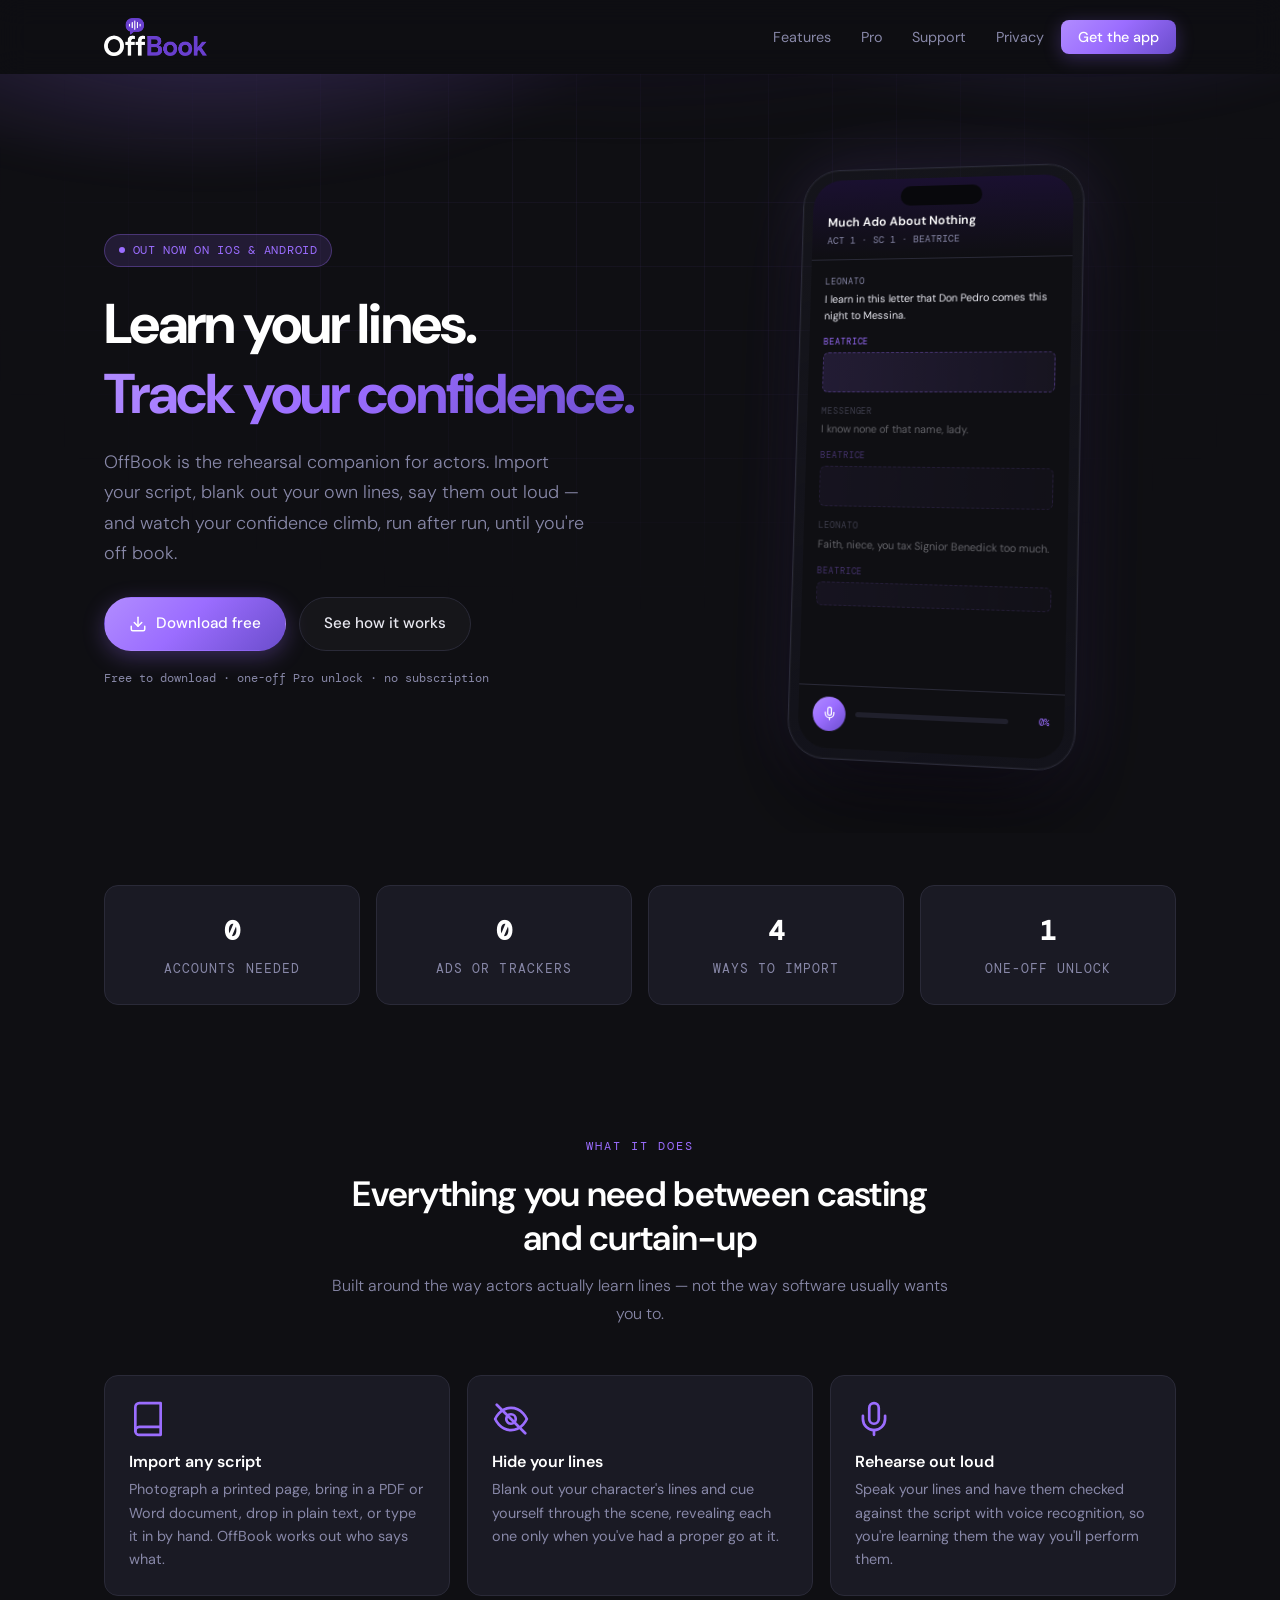
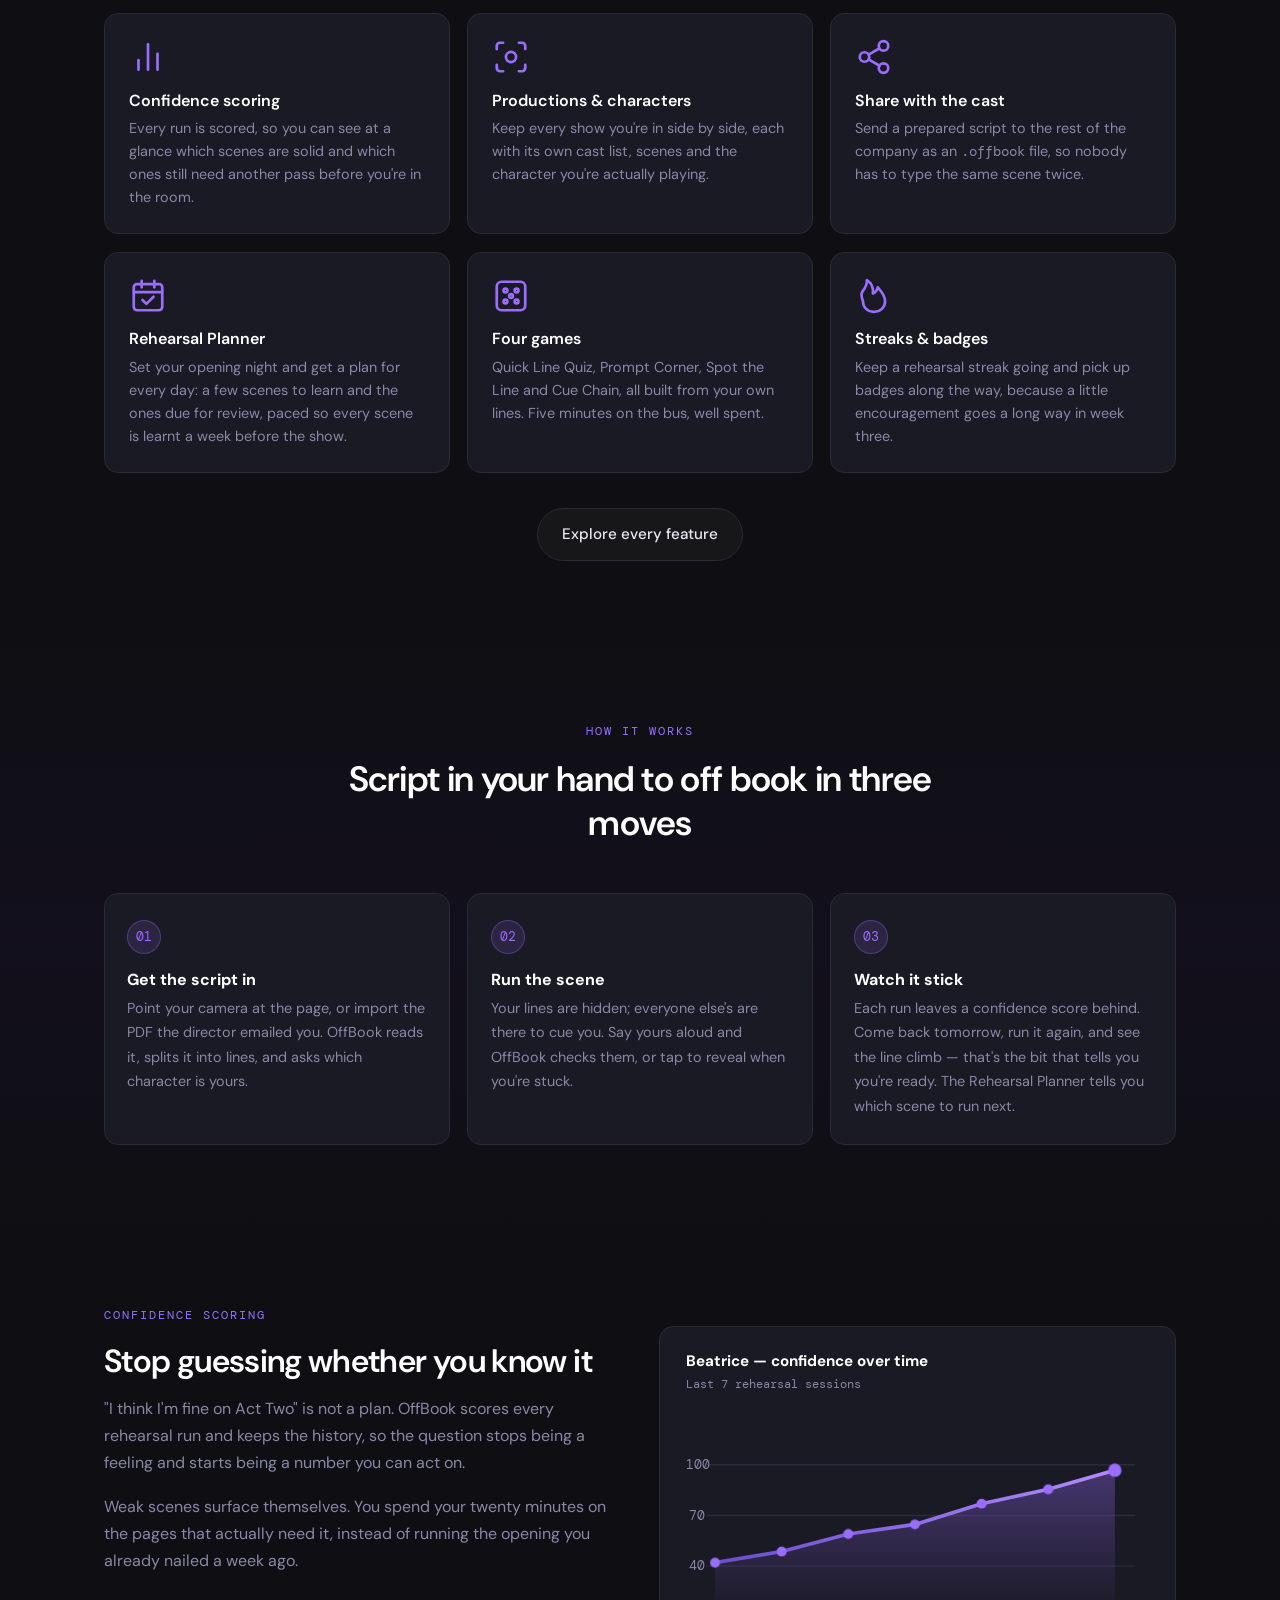
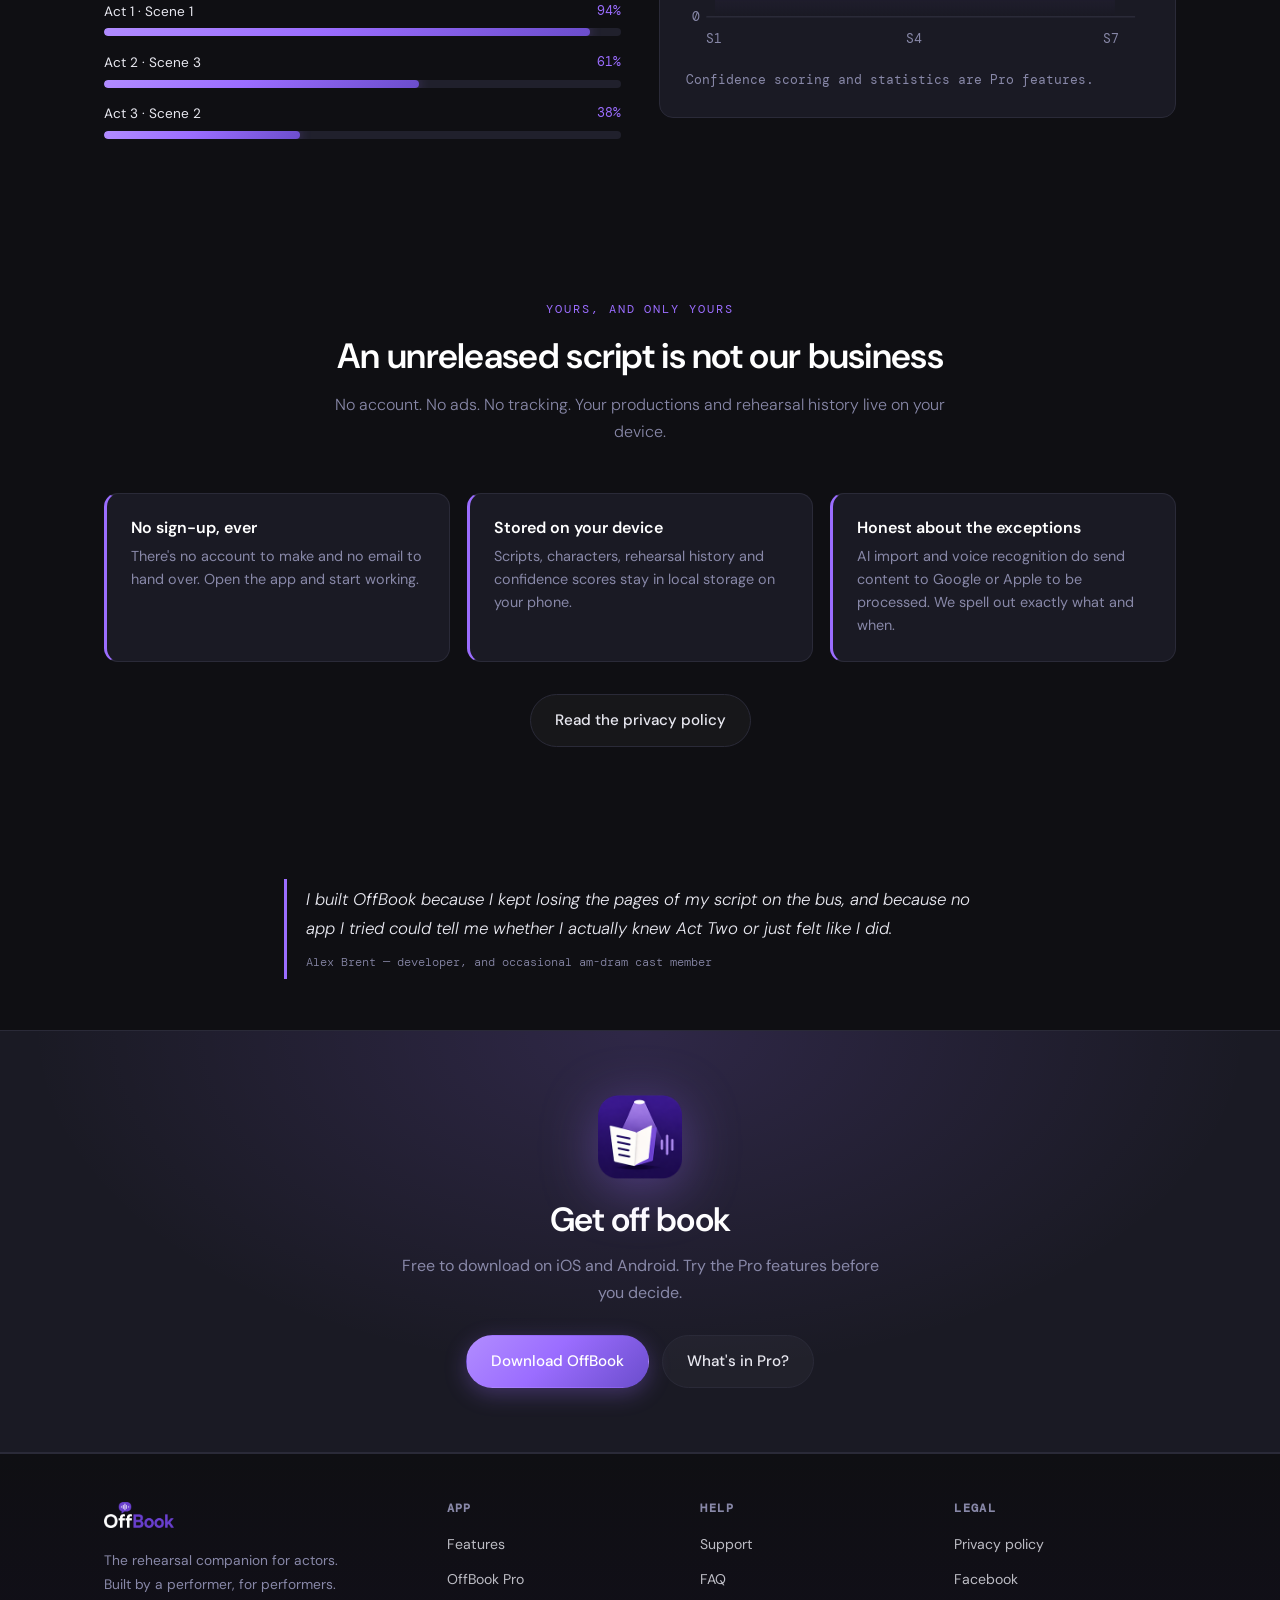
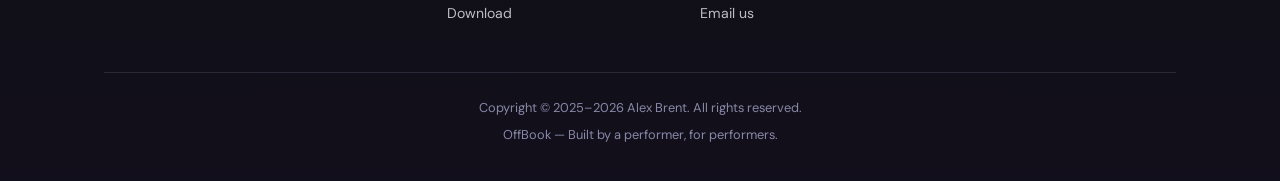
<file: index.html>
<!DOCTYPE html>
<html lang="en" class="no-js">
<head>
  <meta charset="UTF-8">
  <meta name="viewport" content="width=device-width, initial-scale=1.0">
  <title>OffBook – Learn your lines. Track your confidence.</title>
  <meta name="description" content="OffBook is the rehearsal companion for actors. Import your script, hide your lines, rehearse out loud, watch your confidence climb, and let the Rehearsal Planner pace you to opening night. No account, no ads, no tracking.">
  <meta name="theme-color" content="#0f0f13">
  <link rel="canonical" href="https://atbappsdev-al.github.io/OffBook/">
  <link rel="icon" type="image/png" href="assets/favicon.png">
  <link rel="apple-touch-icon" href="assets/offbook-icon.png">

  <meta property="og:type" content="website">
  <meta property="og:title" content="OffBook – Learn your lines. Track your confidence.">
  <meta property="og:description" content="The rehearsal companion for actors. Import your script, hide your lines, track your confidence, and get a daily plan paced to opening night.">
  <meta property="og:image" content="https://atbappsdev-al.github.io/OffBook/assets/offbook-icon.png">
  <meta property="og:url" content="https://atbappsdev-al.github.io/OffBook/">
  <meta name="twitter:card" content="summary_large_image">

  <link rel="preconnect" href="https://fonts.googleapis.com">
  <link rel="preconnect" href="https://fonts.gstatic.com" crossorigin>
  <link href="https://fonts.googleapis.com/css2?family=DM+Sans:wght@300;400;500;600;700&family=DM+Mono:wght@400;500&display=swap" rel="stylesheet">
  <link rel="stylesheet" href="assets/site.css">
</head>
<body>

  <a class="skip-link" href="#main">Skip to content</a>

  <nav class="nav">
    <div class="wrap">
      <a class="nav-logo" href="index.html" aria-label="OffBook home">
        <img src="assets/offbook-logo.png" width="798" height="295" alt="OffBook">
      </a>
      <button class="nav-toggle" type="button" aria-expanded="false" aria-controls="nav-links" aria-label="Toggle menu">
        <span></span>
      </button>
      <ul class="nav-links" id="nav-links">
        <li><a href="features.html">Features</a></li>
        <li><a href="pro.html">Pro</a></li>
        <li><a href="support.html">Support</a></li>
        <li><a href="privacy.html">Privacy</a></li>
        <li><a class="nav-cta" href="download.html">Get the app</a></li>
      </ul>
    </div>
  </nav>

  <main id="main">

    <!-- ================================================== HERO ========== -->
    <section class="hero">
      <div class="hero-glow" aria-hidden="true"></div>
      <div class="hero-spot" aria-hidden="true"></div>

      <div class="wrap hero-inner">
        <div class="hero-copy">
          <span class="pill"><span class="dot"></span> Out now on iOS &amp; Android</span>

          <h1>Learn your lines.<br><span class="accent">Track your confidence.</span></h1>

          <p class="lead">
            OffBook is the rehearsal companion for actors. Import your script, blank out
            your own lines, say them out loud — and watch your confidence climb, run
            after run, until you're off book.
          </p>

          <div class="btn-row">
            <a class="btn btn-primary" href="download.html">
              <svg viewBox="0 0 24 24" fill="none" stroke="currentColor" stroke-width="2" stroke-linecap="round" stroke-linejoin="round" aria-hidden="true"><path d="M21 15v4a2 2 0 0 1-2 2H5a2 2 0 0 1-2-2v-4"/><polyline points="7 10 12 15 17 10"/><line x1="12" y1="15" x2="12" y2="3"/></svg>
              Download free
            </a>
            <a class="btn btn-ghost" href="features.html">See how it works</a>
          </div>

          <p class="hero-note">Free to download · one-off Pro unlock · no subscription</p>
        </div>

        <!-- Live mock of the rehearsal screen -->
        <div class="phone-stage reveal d1">
          <div class="phone" data-script-demo>
            <div class="phone-screen">
              <div class="phone-notch" aria-hidden="true"></div>

              <div class="phone-bar">
                <div class="title">Much Ado About Nothing</div>
                <div class="sub">ACT 1 · SC 1 · BEATRICE</div>
              </div>

              <div class="script" aria-hidden="true">
                <div class="line">
                  <span class="who">Leonato</span>
                  <span class="txt">I learn in this letter that Don Pedro comes this night to Messina.</span>
                </div>
                <div class="line mine">
                  <span class="who">Beatrice</span>
                  <span class="txt">I pray you, is Signior Mountanto returned from the wars or no?</span>
                </div>
                <div class="line">
                  <span class="who">Messenger</span>
                  <span class="txt">I know none of that name, lady.</span>
                </div>
                <div class="line mine">
                  <span class="who">Beatrice</span>
                  <span class="txt">He set up his bills here in Messina and challenged Cupid at the flight.</span>
                </div>
                <div class="line">
                  <span class="who">Leonato</span>
                  <span class="txt">Faith, niece, you tax Signior Benedick too much.</span>
                </div>
                <div class="line mine">
                  <span class="who">Beatrice</span>
                  <span class="txt">He'll be meet with you, I doubt it not.</span>
                </div>
              </div>

              <div class="phone-foot">
                <div class="mic" aria-hidden="true">
                  <svg viewBox="0 0 24 24" fill="none" stroke="currentColor" stroke-width="2" stroke-linecap="round" stroke-linejoin="round"><path d="M12 2a3 3 0 0 0-3 3v7a3 3 0 0 0 6 0V5a3 3 0 0 0-3-3z"/><path d="M19 10v2a7 7 0 0 1-14 0v-2"/><line x1="12" y1="19" x2="12" y2="22"/></svg>
                </div>
                <div class="meter"><i></i></div>
                <span class="meter-label">0%</span>
              </div>
            </div>
          </div>
        </div>
      </div>
    </section>

    <!-- ================================================== STATS ========= -->
    <section class="section-tight">
      <div class="wrap">
        <div class="stats">
          <div class="stat reveal">
            <span class="n"><span data-count="0">0</span></span>
            <span class="l">Accounts needed</span>
          </div>
          <div class="stat reveal d1">
            <span class="n"><span data-count="0">0</span></span>
            <span class="l">Ads or trackers</span>
          </div>
          <div class="stat reveal d2">
            <span class="n"><span data-count="4">0</span></span>
            <span class="l">Ways to import</span>
          </div>
          <div class="stat reveal d3">
            <span class="n"><span data-count="1">0</span></span>
            <span class="l">One-off unlock</span>
          </div>
        </div>
      </div>
    </section>

    <!-- ================================================== FEATURES ====== -->
    <section class="section" id="features">
      <div class="wrap">
        <div class="section-head reveal">
          <span class="eyebrow">What it does</span>
          <h2>Everything you need between casting and curtain-up</h2>
          <p>Built around the way actors actually learn lines — not the way software usually wants you to.</p>
        </div>

        <div class="grid grid-3">
          <article class="card reveal">
            <svg class="icon" viewBox="0 0 24 24" fill="none" stroke="currentColor" stroke-width="1.7" stroke-linecap="round" stroke-linejoin="round" aria-hidden="true"><path d="M4 19.5A2.5 2.5 0 0 1 6.5 17H20"/><path d="M6.5 2H20v20H6.5A2.5 2.5 0 0 1 4 19.5v-15A2.5 2.5 0 0 1 6.5 2z"/></svg>
            <h3>Import any script</h3>
            <p>Photograph a printed page, bring in a PDF or Word document, drop in plain text, or type it in by hand. OffBook works out who says what.</p>
          </article>

          <article class="card reveal d1">
            <svg class="icon" viewBox="0 0 24 24" fill="none" stroke="currentColor" stroke-width="1.7" stroke-linecap="round" stroke-linejoin="round" aria-hidden="true"><path d="M2 12s3-7 10-7 10 7 10 7-3 7-10 7-10-7-10-7z"/><circle cx="12" cy="12" r="3"/><line x1="3" y1="3" x2="21" y2="21"/></svg>
            <h3>Hide your lines</h3>
            <p>Blank out your character's lines and cue yourself through the scene, revealing each one only when you've had a proper go at it.</p>
          </article>

          <article class="card reveal d2">
            <svg class="icon" viewBox="0 0 24 24" fill="none" stroke="currentColor" stroke-width="1.7" stroke-linecap="round" stroke-linejoin="round" aria-hidden="true"><path d="M12 2a3 3 0 0 0-3 3v7a3 3 0 0 0 6 0V5a3 3 0 0 0-3-3z"/><path d="M19 10v2a7 7 0 0 1-14 0v-2"/><line x1="12" y1="19" x2="12" y2="22"/></svg>
            <h3>Rehearse out loud</h3>
            <p>Speak your lines and have them checked against the script with voice recognition, so you're learning them the way you'll perform them.</p>
          </article>

          <article class="card reveal">
            <svg class="icon" viewBox="0 0 24 24" fill="none" stroke="currentColor" stroke-width="1.7" stroke-linecap="round" stroke-linejoin="round" aria-hidden="true"><line x1="18" y1="20" x2="18" y2="10"/><line x1="12" y1="20" x2="12" y2="4"/><line x1="6" y1="20" x2="6" y2="14"/></svg>
            <h3>Confidence scoring</h3>
            <p>Every run is scored, so you can see at a glance which scenes are solid and which ones still need another pass before you're in the room.</p>
          </article>

          <article class="card reveal d1">
            <svg class="icon" viewBox="0 0 24 24" fill="none" stroke="currentColor" stroke-width="1.7" stroke-linecap="round" stroke-linejoin="round" aria-hidden="true"><path d="M3 7V5a2 2 0 0 1 2-2h2"/><path d="M17 3h2a2 2 0 0 1 2 2v2"/><path d="M21 17v2a2 2 0 0 1-2 2h-2"/><path d="M7 21H5a2 2 0 0 1-2-2v-2"/><circle cx="12" cy="12" r="3.2"/></svg>
            <h3>Productions &amp; characters</h3>
            <p>Keep every show you're in side by side, each with its own cast list, scenes and the character you're actually playing.</p>
          </article>

          <article class="card reveal d2">
            <svg class="icon" viewBox="0 0 24 24" fill="none" stroke="currentColor" stroke-width="1.7" stroke-linecap="round" stroke-linejoin="round" aria-hidden="true"><circle cx="18" cy="5" r="3"/><circle cx="6" cy="12" r="3"/><circle cx="18" cy="19" r="3"/><line x1="8.6" y1="13.5" x2="15.4" y2="17.5"/><line x1="15.4" y1="6.5" x2="8.6" y2="10.5"/></svg>
            <h3>Share with the cast</h3>
            <p>Send a prepared script to the rest of the company as an <span style="font-family:'DM Mono',monospace">.offbook</span> file, so nobody has to type the same scene twice.</p>
          </article>

          <article class="card reveal">
            <svg class="icon" viewBox="0 0 24 24" fill="none" stroke="currentColor" stroke-width="1.7" stroke-linecap="round" stroke-linejoin="round" aria-hidden="true"><rect x="3" y="4.5" width="18" height="16.5" rx="2"/><line x1="3" y1="9.5" x2="21" y2="9.5"/><line x1="8" y1="2.5" x2="8" y2="6.5"/><line x1="16" y1="2.5" x2="16" y2="6.5"/><path d="M8.5 14.5l2.5 2.5 4.5-4.5"/></svg>
            <h3>Rehearsal Planner</h3>
            <p>Set your opening night and get a plan for every day: a few scenes to learn and the ones due for review, paced so every scene is learnt a week before the show.</p>
          </article>

          <article class="card reveal d1">
            <svg class="icon" viewBox="0 0 24 24" fill="none" stroke="currentColor" stroke-width="1.7" stroke-linecap="round" stroke-linejoin="round" aria-hidden="true"><rect x="3" y="3" width="18" height="18" rx="3"/><circle cx="8.5" cy="8.5" r="1.2"/><circle cx="15.5" cy="15.5" r="1.2"/><circle cx="15.5" cy="8.5" r="1.2"/><circle cx="8.5" cy="15.5" r="1.2"/><circle cx="12" cy="12" r="1.2"/></svg>
            <h3>Four games</h3>
            <p>Quick Line Quiz, Prompt Corner, Spot the Line and Cue Chain, all built from your own lines. Five minutes on the bus, well spent.</p>
          </article>

          <article class="card reveal d2">
            <svg class="icon" viewBox="0 0 24 24" fill="none" stroke="currentColor" stroke-width="1.7" stroke-linecap="round" stroke-linejoin="round" aria-hidden="true"><path d="M12 22c4 0 7-2.7 7-6.8 0-3.7-2.6-6.2-4.6-8.7-.6 2.1-1.8 3.4-3.1 3.9.4-3.4-1-6.6-3.8-8.4.2 3.6-1.5 5.4-3 7.5C3.4 11.3 5 15 5 15.2 5 19.3 8 22 12 22z"/></svg>
            <h3>Streaks &amp; badges</h3>
            <p>Keep a rehearsal streak going and pick up badges along the way, because a little encouragement goes a long way in week three.</p>
          </article>
        </div>

        <div class="center" style="margin-top: 2.2rem;">
          <a class="btn btn-ghost reveal" href="features.html">Explore every feature</a>
        </div>
      </div>
    </section>

    <!-- ================================================== HOW IT WORKS == -->
    <section class="section" style="background: linear-gradient(180deg, transparent, rgba(26,16,48,0.35), transparent);">
      <div class="wrap">
        <div class="section-head reveal">
          <span class="eyebrow">How it works</span>
          <h2>Script in your hand to off book in three moves</h2>
        </div>

        <div class="steps">
          <div class="step reveal">
            <div class="num" aria-hidden="true"></div>
            <h3>Get the script in</h3>
            <p>Point your camera at the page, or import the PDF the director emailed you. OffBook reads it, splits it into lines, and asks which character is yours.</p>
          </div>
          <div class="step reveal d1">
            <div class="num" aria-hidden="true"></div>
            <h3>Run the scene</h3>
            <p>Your lines are hidden; everyone else's are there to cue you. Say yours aloud and OffBook checks them, or tap to reveal when you're stuck.</p>
          </div>
          <div class="step reveal d2">
            <div class="num" aria-hidden="true"></div>
            <h3>Watch it stick</h3>
            <p>Each run leaves a confidence score behind. Come back tomorrow, run it again, and see the line climb — that's the bit that tells you you're ready. The Rehearsal Planner tells you which scene to run next.</p>
          </div>
        </div>
      </div>
    </section>

    <!-- ================================================== CONFIDENCE ==== -->
    <section class="section" id="confidence">
      <div class="wrap">
        <div class="grid grid-2" style="gap: 2.4rem; align-items: center;">
          <div class="reveal">
            <span class="eyebrow">Confidence scoring</span>
            <h2 style="font-size: clamp(1.5rem, 3.6vw, 2rem); font-weight: 600; letter-spacing: -0.02em; margin-bottom: 0.9rem;">
              Stop guessing whether you know it
            </h2>
            <p style="color: var(--muted); margin-bottom: 1rem;">
              "I think I'm fine on Act Two" is not a plan. OffBook scores every rehearsal
              run and keeps the history, so the question stops being a feeling and starts
              being a number you can act on.
            </p>
            <p style="color: var(--muted); margin-bottom: 1.6rem;">
              Weak scenes surface themselves. You spend your twenty minutes on the pages
              that actually need it, instead of running the opening you already nailed a
              week ago.
            </p>

            <div class="bars">
              <div class="bar-row">
                <div class="top"><span class="name">Act 1 · Scene 1</span><span class="val">94%</span></div>
                <div class="bar-track"><div class="bar-fill" data-value="94"></div></div>
              </div>
              <div class="bar-row">
                <div class="top"><span class="name">Act 2 · Scene 3</span><span class="val">61%</span></div>
                <div class="bar-track"><div class="bar-fill" data-value="61"></div></div>
              </div>
              <div class="bar-row">
                <div class="top"><span class="name">Act 3 · Scene 2</span><span class="val">38%</span></div>
                <div class="bar-track"><div class="bar-fill" data-value="38"></div></div>
              </div>
            </div>
          </div>

          <div class="chart-panel reveal d1">
            <h3>Beatrice — confidence over time</h3>
            <p class="sub">Last 7 rehearsal sessions</p>

            <div class="chart">
              <svg viewBox="0 0 320 165" role="img" aria-label="Line chart showing confidence rising from 34 percent to 92 percent across seven rehearsal sessions">
                <defs>
                  <linearGradient id="lineGrad" x1="0" y1="0" x2="1" y2="0">
                    <stop offset="0%" stop-color="#6b4dcc"/>
                    <stop offset="100%" stop-color="#b18cff"/>
                  </linearGradient>
                  <linearGradient id="areaGrad" x1="0" y1="0" x2="0" y2="1">
                    <stop offset="0%" stop-color="#9b6dff" stop-opacity="0.34"/>
                    <stop offset="100%" stop-color="#9b6dff" stop-opacity="0"/>
                  </linearGradient>
                </defs>

                <line class="grid-line" x1="14" y1="140" x2="310" y2="140"/>
                <line class="grid-line" x1="14" y1="105" x2="310" y2="105"/>
                <line class="grid-line" x1="14" y1="70"  x2="310" y2="70"/>
                <line class="grid-line" x1="14" y1="35"  x2="310" y2="35"/>

                <text class="axis-label" x="0" y="38">100</text>
                <text class="axis-label" x="2" y="73">70</text>
                <text class="axis-label" x="2" y="108">40</text>
                <text class="axis-label" x="4" y="143">0</text>

                <path class="area" d="M20 102.6 L66 94.9 L112 82.8 L158 76.2 L204 61.9 L250 52 L296 38.8 L296 140 L20 140 Z"/>
                <path class="line-path" d="M20 102.6 L66 94.9 L112 82.8 L158 76.2 L204 61.9 L250 52 L296 38.8"/>

                <circle class="dot" cx="20"  cy="102.6" r="3.4" style="animation-delay:0.9s"/>
                <circle class="dot" cx="66"  cy="94.9"  r="3.4" style="animation-delay:1.05s"/>
                <circle class="dot" cx="112" cy="82.8"  r="3.4" style="animation-delay:1.2s"/>
                <circle class="dot" cx="158" cy="76.2"  r="3.4" style="animation-delay:1.35s"/>
                <circle class="dot" cx="204" cy="61.9"  r="3.4" style="animation-delay:1.5s"/>
                <circle class="dot" cx="250" cy="52"    r="3.4" style="animation-delay:1.65s"/>
                <circle class="dot" cx="296" cy="38.8"  r="4.6" style="animation-delay:1.8s"/>

                <text class="axis-label" x="14"  y="158">S1</text>
                <text class="axis-label" x="152" y="158">S4</text>
                <text class="axis-label" x="288" y="158">S7</text>
              </svg>
            </div>

            <p style="color: var(--muted); font-size: 0.82rem; margin-top: 1rem; font-family: 'DM Mono', monospace;">
              Confidence scoring and statistics are Pro features.
            </p>
          </div>
        </div>
      </div>
    </section>

    <!-- ================================================== PRIVACY ======= -->
    <section class="section" id="privacy">
      <div class="wrap">
        <div class="section-head reveal">
          <span class="eyebrow">Yours, and only yours</span>
          <h2>An unreleased script is not our business</h2>
          <p>No account. No ads. No tracking. Your productions and rehearsal history live on your device.</p>
        </div>

        <div class="grid grid-3">
          <article class="card card-accent reveal">
            <h3>No sign-up, ever</h3>
            <p>There's no account to make and no email to hand over. Open the app and start working.</p>
          </article>
          <article class="card card-accent reveal d1">
            <h3>Stored on your device</h3>
            <p>Scripts, characters, rehearsal history and confidence scores stay in local storage on your phone.</p>
          </article>
          <article class="card card-accent reveal d2">
            <h3>Honest about the exceptions</h3>
            <p>AI import and voice recognition do send content to Google or Apple to be processed. We spell out exactly what and when.</p>
          </article>
        </div>

        <div class="center" style="margin-top: 2rem;">
          <a class="btn btn-ghost reveal" href="privacy.html">Read the privacy policy</a>
        </div>
      </div>
    </section>

    <!-- ================================================== QUOTE ========= -->
    <section class="section-tight">
      <div class="wrap-narrow">
        <blockquote class="quote reveal">
          I built OffBook because I kept losing the pages of my script on the bus, and
          because no app I tried could tell me whether I actually knew Act Two or just
          felt like I did.
          <cite>Alex Brent — developer, and occasional am-dram cast member</cite>
        </blockquote>
      </div>
    </section>

    <!-- ================================================== CTA =========== -->
    <section class="cta-band">
      <div class="wrap">
        <img src="assets/offbook-icon.png" width="192" height="192" alt=""
             style="width: 84px; height: 84px; margin: 0 auto 1.2rem; display: block; filter: drop-shadow(0 10px 28px rgba(155,109,255,0.4));">
        <h2 class="reveal">Get off book</h2>
        <p class="reveal d1">Free to download on iOS and Android. Try the Pro features before you decide.</p>
        <div class="btn-row reveal d2">
          <a class="btn btn-primary" href="download.html">Download OffBook</a>
          <a class="btn btn-ghost" href="pro.html">What's in Pro?</a>
        </div>
      </div>
    </section>

  </main>

  <footer class="footer">
    <div class="wrap">
      <div class="footer-grid">
        <div class="footer-brand">
          <img src="assets/offbook-logo.png" width="798" height="295" alt="OffBook">
          <p>The rehearsal companion for actors. Built by a performer, for performers.</p>
        </div>
        <div class="footer-col">
          <h4>App</h4>
          <ul>
            <li><a href="features.html">Features</a></li>
            <li><a href="pro.html">OffBook Pro</a></li>
            <li><a href="download.html">Download</a></li>
          </ul>
        </div>
        <div class="footer-col">
          <h4>Help</h4>
          <ul>
            <li><a href="support.html">Support</a></li>
            <li><a href="support.html#faq">FAQ</a></li>
            <li><a href="mailto:atbappsdev@gmail.com">Email us</a></li>
          </ul>
        </div>
        <div class="footer-col">
          <h4>Legal</h4>
          <ul>
            <li><a href="privacy.html">Privacy policy</a></li>
            <li><a href="https://facebook.com/offbuk" target="_blank" rel="noopener">Facebook</a></li>
          </ul>
        </div>
      </div>
      <div class="footer-base">
        <p>Copyright © 2025–<span data-year>2026</span> Alex Brent. All rights reserved.</p>
        <p>OffBook — Built by a performer, for performers.</p>
      </div>
    </div>
  </footer>

  <script src="assets/site.js" defer></script>
</body>
</html>
</file>
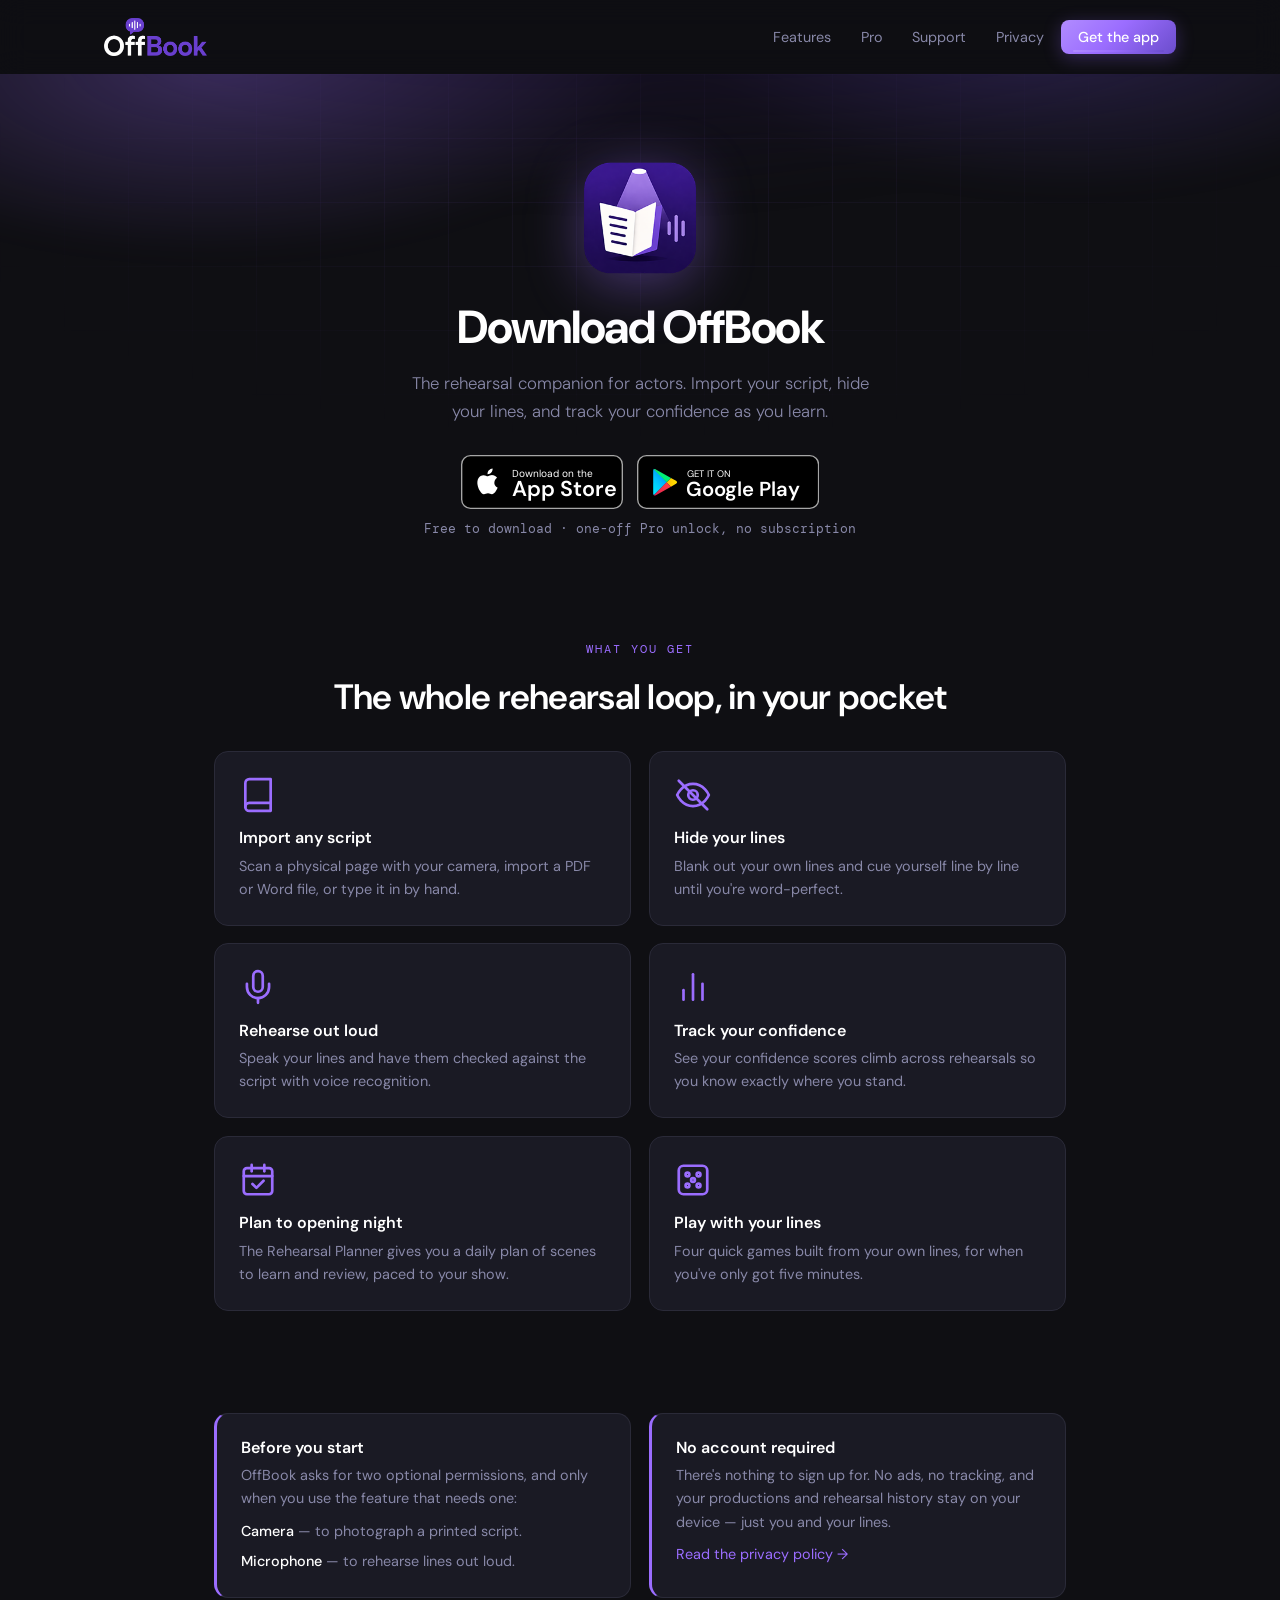
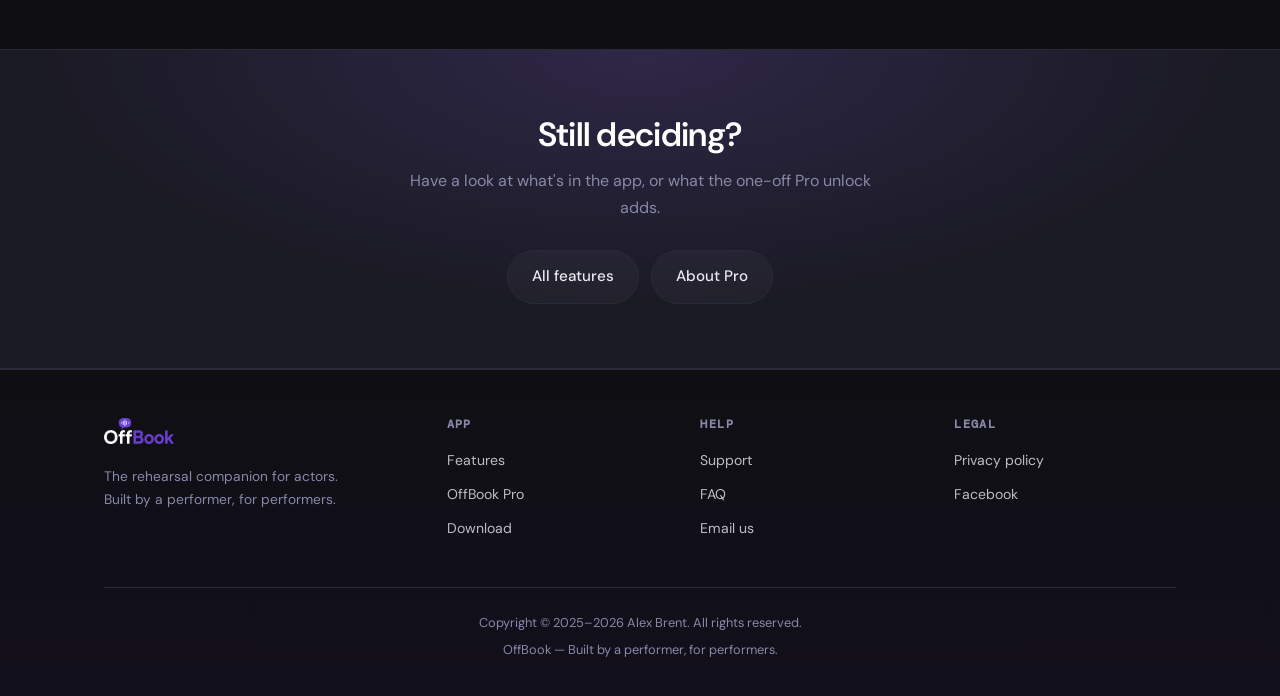
<file: download.html>
<!DOCTYPE html>
<html lang="en" class="no-js">
<head>
  <meta charset="UTF-8">
  <meta name="viewport" content="width=device-width, initial-scale=1.0">
  <title>OffBook – Download</title>
  <meta name="description" content="Download OffBook — learn your lines and track your confidence. Free on the App Store and Google Play, with a one-off Pro unlock.">
  <meta name="theme-color" content="#0f0f13">
  <link rel="canonical" href="https://atbappsdev-al.github.io/OffBook/download.html">
  <link rel="icon" type="image/png" href="assets/favicon.png">
  <link rel="apple-touch-icon" href="assets/offbook-icon.png">

  <meta property="og:type" content="website">
  <meta property="og:title" content="Download OffBook">
  <meta property="og:description" content="Free on iOS and Android. Import your script, hide your lines, track your confidence.">
  <meta property="og:image" content="https://atbappsdev-al.github.io/OffBook/assets/offbook-icon.png">

  <link rel="preconnect" href="https://fonts.googleapis.com">
  <link rel="preconnect" href="https://fonts.gstatic.com" crossorigin>
  <link href="https://fonts.googleapis.com/css2?family=DM+Sans:wght@300;400;500;600;700&family=DM+Mono:wght@400;500&display=swap" rel="stylesheet">
  <link rel="stylesheet" href="assets/site.css">
</head>
<body>

  <a class="skip-link" href="#main">Skip to content</a>

  <nav class="nav">
    <div class="wrap">
      <a class="nav-logo" href="index.html" aria-label="OffBook home">
        <img src="assets/offbook-logo.png" width="798" height="295" alt="OffBook">
      </a>
      <button class="nav-toggle" type="button" aria-expanded="false" aria-controls="nav-links" aria-label="Toggle menu">
        <span></span>
      </button>
      <ul class="nav-links" id="nav-links">
        <li><a href="features.html">Features</a></li>
        <li><a href="pro.html">Pro</a></li>
        <li><a href="support.html">Support</a></li>
        <li><a href="privacy.html">Privacy</a></li>
        <li><a class="nav-cta" href="download.html">Get the app</a></li>
      </ul>
    </div>
  </nav>

  <main id="main">

    <section class="hero" style="padding-bottom: 3rem;">
      <div class="hero-glow" aria-hidden="true"></div>
      <div class="hero-spot" aria-hidden="true"></div>

      <div class="wrap center" style="max-width: 720px;">
        <img src="assets/offbook-icon.png" width="192" height="192" alt="OffBook app icon"
             style="width: 112px; height: 112px; margin: 0 auto 1.5rem; display: block; filter: drop-shadow(0 10px 28px rgba(155,109,255,0.4));">

        <h1 style="font-size: clamp(2rem, 5vw, 2.9rem); font-weight: 700; letter-spacing: -0.03em; margin-bottom: 0.8rem;">
          Download OffBook
        </h1>
        <p class="lead" style="margin: 0 auto 0.5rem; color: var(--muted); font-weight: 300; font-size: 1.05rem; max-width: 480px;">
          The rehearsal companion for actors. Import your script, hide your lines, and
          track your confidence as you learn.
        </p>

        <!--
          ============================================================
          STORE LINKS — to mark a store as not-yet-available, add the
          class "coming-soon" to that <a>, e.g.:
              <a class="store-badge coming-soon" ...>
          (it will grey out and become non-clickable).
          ============================================================
        -->
        <div class="store-badges">

          <!-- Apple App Store -->
          <a class="store-badge" href="https://apps.apple.com/app/offbook-learn-your-lines/id6789164736" target="_blank" rel="noopener" aria-label="Download OffBook on the App Store">
            <svg viewBox="0 0 120 40" role="img" aria-label="Download on the App Store" xmlns="http://www.w3.org/2000/svg">
              <rect x="0.5" y="0.5" width="119" height="39" rx="6.5" fill="#000000" stroke="#a6a6a6" stroke-width="1"/>
              <g fill="#ffffff">
                <path d="M24.77 20.3c-.02-2.35 1.92-3.49 2.01-3.54-1.1-1.6-2.8-1.82-3.4-1.85-1.44-.15-2.83.85-3.56.85-.74 0-1.87-.83-3.08-.81-1.57.02-3.02.91-3.83 2.32-1.65 2.86-.42 7.08 1.17 9.4.78 1.13 1.7 2.4 2.9 2.36 1.17-.05 1.61-.76 3.02-.76 1.4 0 1.8.76 3.03.73 1.25-.02 2.05-1.15 2.81-2.29.9-1.31 1.27-2.58 1.29-2.65-.03-.01-2.46-.94-2.48-3.75zM22.43 12.9c.65-.79 1.09-1.88.97-2.98-.94.04-2.08.63-2.75 1.4-.6.69-1.13 1.79-.99 2.85 1.05.08 2.12-.53 2.77-1.27z"/>
                <text x="38" y="16.5" font-family="'DM Sans',Helvetica,Arial,sans-serif" font-size="7.5" fill="#ffffff">Download on the</text>
                <text x="37.5" y="30" font-family="'DM Sans',Helvetica,Arial,sans-serif" font-weight="600" font-size="16" fill="#ffffff">App Store</text>
              </g>
            </svg>
          </a>

          <!-- Google Play -->
          <a class="store-badge" href="https://play.google.com/store/apps/details?id=com.abdev.offbook" target="_blank" rel="noopener" aria-label="Get OffBook on Google Play">
            <svg viewBox="0 0 135 40" role="img" aria-label="Get it on Google Play" xmlns="http://www.w3.org/2000/svg">
              <rect x="0.5" y="0.5" width="134" height="39" rx="6.5" fill="#000000" stroke="#a6a6a6" stroke-width="1"/>
              <g transform="translate(12 10)">
                <linearGradient id="gp1" x1="7.9" y1="1.4" x2="-3.1" y2="12.4" gradientUnits="userSpaceOnUse">
                  <stop offset="0" stop-color="#00a0ff"/><stop offset="0.26" stop-color="#00a1ff"/>
                  <stop offset="0.51" stop-color="#00beff"/><stop offset="0.76" stop-color="#00d2ff"/>
                  <stop offset="1" stop-color="#00e0ff"/>
                </linearGradient>
                <linearGradient id="gp2" x1="17.1" y1="10" x2="1.3" y2="10" gradientUnits="userSpaceOnUse">
                  <stop offset="0" stop-color="#ffe000"/><stop offset="0.41" stop-color="#ffbd00"/>
                  <stop offset="0.78" stop-color="#ffa500"/><stop offset="1" stop-color="#ff9c00"/>
                </linearGradient>
                <linearGradient id="gp3" x1="9.4" y1="11.5" x2="-5" y2="25.9" gradientUnits="userSpaceOnUse">
                  <stop offset="0" stop-color="#ff3a44"/><stop offset="1" stop-color="#c31162"/>
                </linearGradient>
                <linearGradient id="gp4" x1="-1.6" y1="-2.5" x2="4.8" y2="3.9" gradientUnits="userSpaceOnUse">
                  <stop offset="0" stop-color="#32a071"/><stop offset="0.07" stop-color="#2da771"/>
                  <stop offset="0.48" stop-color="#15cf74"/><stop offset="0.8" stop-color="#06e775"/>
                  <stop offset="1" stop-color="#00f076"/>
                </linearGradient>
                <path d="M.43.32C.17.6.01 1.02.01 1.57v16.86c0 .55.16.97.43 1.25l.06.05 9.44-9.44v-.22L.49.27z" fill="url(#gp1)"/>
                <path d="M13.1 13.49l-3.15-3.15v-.22l3.15-3.15.07.04 3.73 2.12c1.06.6 1.06 1.59 0 2.2l-3.73 2.12z" fill="url(#gp2)"/>
                <path d="M13.17 13.45L9.94 10.22.43 19.73c.35.37.93.42 1.58.05l11.16-6.33" fill="url(#gp3)"/>
                <path d="M13.17 6.99L2.01.66C1.36.29.78.34.43.71l9.51 9.51z" fill="url(#gp4)"/>
              </g>
              <g fill="#ffffff">
                <text x="37" y="16.5" font-family="'DM Sans',Helvetica,Arial,sans-serif" font-size="7" fill="#ffffff">GET IT ON</text>
                <text x="36.5" y="30" font-family="'DM Sans',Helvetica,Arial,sans-serif" font-weight="600" font-size="15" fill="#ffffff">Google Play</text>
              </g>
            </svg>
          </a>

        </div>
        <p class="store-note">Free to download · one-off Pro unlock, no subscription</p>
      </div>
    </section>

    <!-- ================================================== WHAT YOU GET == -->
    <section class="section-tight">
      <div class="wrap" style="max-width: 900px;">
        <div class="section-head reveal" style="margin-bottom: 2rem;">
          <span class="eyebrow">What you get</span>
          <h2>The whole rehearsal loop, in your pocket</h2>
        </div>

        <div class="grid grid-2">
          <article class="card reveal">
            <svg class="icon" viewBox="0 0 24 24" fill="none" stroke="currentColor" stroke-width="1.7" stroke-linecap="round" stroke-linejoin="round" aria-hidden="true"><path d="M4 19.5A2.5 2.5 0 0 1 6.5 17H20"/><path d="M6.5 2H20v20H6.5A2.5 2.5 0 0 1 4 19.5v-15A2.5 2.5 0 0 1 6.5 2z"/></svg>
            <h3>Import any script</h3>
            <p>Scan a physical page with your camera, import a PDF or Word file, or type it in by hand.</p>
          </article>
          <article class="card reveal d1">
            <svg class="icon" viewBox="0 0 24 24" fill="none" stroke="currentColor" stroke-width="1.7" stroke-linecap="round" stroke-linejoin="round" aria-hidden="true"><path d="M2 12s3-7 10-7 10 7 10 7-3 7-10 7-10-7-10-7z"/><circle cx="12" cy="12" r="3"/><line x1="3" y1="3" x2="21" y2="21"/></svg>
            <h3>Hide your lines</h3>
            <p>Blank out your own lines and cue yourself line by line until you're word-perfect.</p>
          </article>
          <article class="card reveal d2">
            <svg class="icon" viewBox="0 0 24 24" fill="none" stroke="currentColor" stroke-width="1.7" stroke-linecap="round" stroke-linejoin="round" aria-hidden="true"><path d="M12 2a3 3 0 0 0-3 3v7a3 3 0 0 0 6 0V5a3 3 0 0 0-3-3z"/><path d="M19 10v2a7 7 0 0 1-14 0v-2"/><line x1="12" y1="19" x2="12" y2="22"/></svg>
            <h3>Rehearse out loud</h3>
            <p>Speak your lines and have them checked against the script with voice recognition.</p>
          </article>
          <article class="card reveal d3">
            <svg class="icon" viewBox="0 0 24 24" fill="none" stroke="currentColor" stroke-width="1.7" stroke-linecap="round" stroke-linejoin="round" aria-hidden="true"><line x1="18" y1="20" x2="18" y2="10"/><line x1="12" y1="20" x2="12" y2="4"/><line x1="6" y1="20" x2="6" y2="14"/></svg>
            <h3>Track your confidence</h3>
            <p>See your confidence scores climb across rehearsals so you know exactly where you stand.</p>
          </article>
          <article class="card reveal">
            <svg class="icon" viewBox="0 0 24 24" fill="none" stroke="currentColor" stroke-width="1.7" stroke-linecap="round" stroke-linejoin="round" aria-hidden="true"><rect x="3" y="4.5" width="18" height="16.5" rx="2"/><line x1="3" y1="9.5" x2="21" y2="9.5"/><line x1="8" y1="2.5" x2="8" y2="6.5"/><line x1="16" y1="2.5" x2="16" y2="6.5"/><path d="M8.5 14.5l2.5 2.5 4.5-4.5"/></svg>
            <h3>Plan to opening night</h3>
            <p>The Rehearsal Planner gives you a daily plan of scenes to learn and review, paced to your show.</p>
          </article>
          <article class="card reveal d1">
            <svg class="icon" viewBox="0 0 24 24" fill="none" stroke="currentColor" stroke-width="1.7" stroke-linecap="round" stroke-linejoin="round" aria-hidden="true"><rect x="3" y="3" width="18" height="18" rx="3"/><circle cx="8.5" cy="8.5" r="1.2"/><circle cx="15.5" cy="15.5" r="1.2"/><circle cx="15.5" cy="8.5" r="1.2"/><circle cx="8.5" cy="15.5" r="1.2"/><circle cx="12" cy="12" r="1.2"/></svg>
            <h3>Play with your lines</h3>
            <p>Four quick games built from your own lines, for when you've only got five minutes.</p>
          </article>
        </div>
      </div>
    </section>

    <!-- ================================================== REQUIREMENTS == -->
    <section class="section-tight">
      <div class="wrap" style="max-width: 900px;">
        <div class="grid grid-2">
          <div class="card card-accent reveal">
            <h3>Before you start</h3>
            <p style="margin-bottom: 0.6rem;">OffBook asks for two optional permissions, and only when you use the feature that needs one:</p>
            <p style="margin-bottom: 0.4rem;"><strong style="color: var(--white); font-weight: 500;">Camera</strong> — to photograph a printed script.</p>
            <p><strong style="color: var(--white); font-weight: 500;">Microphone</strong> — to rehearse lines out loud.</p>
          </div>
          <div class="card card-accent reveal d1">
            <h3>No account required</h3>
            <p>There's nothing to sign up for. No ads, no tracking, and your productions and rehearsal history stay on your device — just you and your lines.</p>
            <p style="margin-top: 0.6rem;"><a href="privacy.html">Read the privacy policy →</a></p>
          </div>
        </div>
      </div>
    </section>

    <section class="cta-band">
      <div class="wrap">
        <h2 class="reveal">Still deciding?</h2>
        <p class="reveal d1">Have a look at what's in the app, or what the one-off Pro unlock adds.</p>
        <div class="btn-row reveal d2">
          <a class="btn btn-ghost" href="features.html">All features</a>
          <a class="btn btn-ghost" href="pro.html">About Pro</a>
        </div>
      </div>
    </section>

  </main>

  <footer class="footer">
    <div class="wrap">
      <div class="footer-grid">
        <div class="footer-brand">
          <img src="assets/offbook-logo.png" width="798" height="295" alt="OffBook">
          <p>The rehearsal companion for actors. Built by a performer, for performers.</p>
        </div>
        <div class="footer-col">
          <h4>App</h4>
          <ul>
            <li><a href="features.html">Features</a></li>
            <li><a href="pro.html">OffBook Pro</a></li>
            <li><a href="download.html">Download</a></li>
          </ul>
        </div>
        <div class="footer-col">
          <h4>Help</h4>
          <ul>
            <li><a href="support.html">Support</a></li>
            <li><a href="support.html#faq">FAQ</a></li>
            <li><a href="mailto:atbappsdev@gmail.com">Email us</a></li>
          </ul>
        </div>
        <div class="footer-col">
          <h4>Legal</h4>
          <ul>
            <li><a href="privacy.html">Privacy policy</a></li>
            <li><a href="https://facebook.com/offbuk" target="_blank" rel="noopener">Facebook</a></li>
          </ul>
        </div>
      </div>
      <div class="footer-base">
        <p>Copyright © 2025–<span data-year>2026</span> Alex Brent. All rights reserved.</p>
        <p>OffBook — Built by a performer, for performers.</p>
      </div>
    </div>
  </footer>

  <script src="assets/site.js" defer></script>
</body>
</html>
</file>
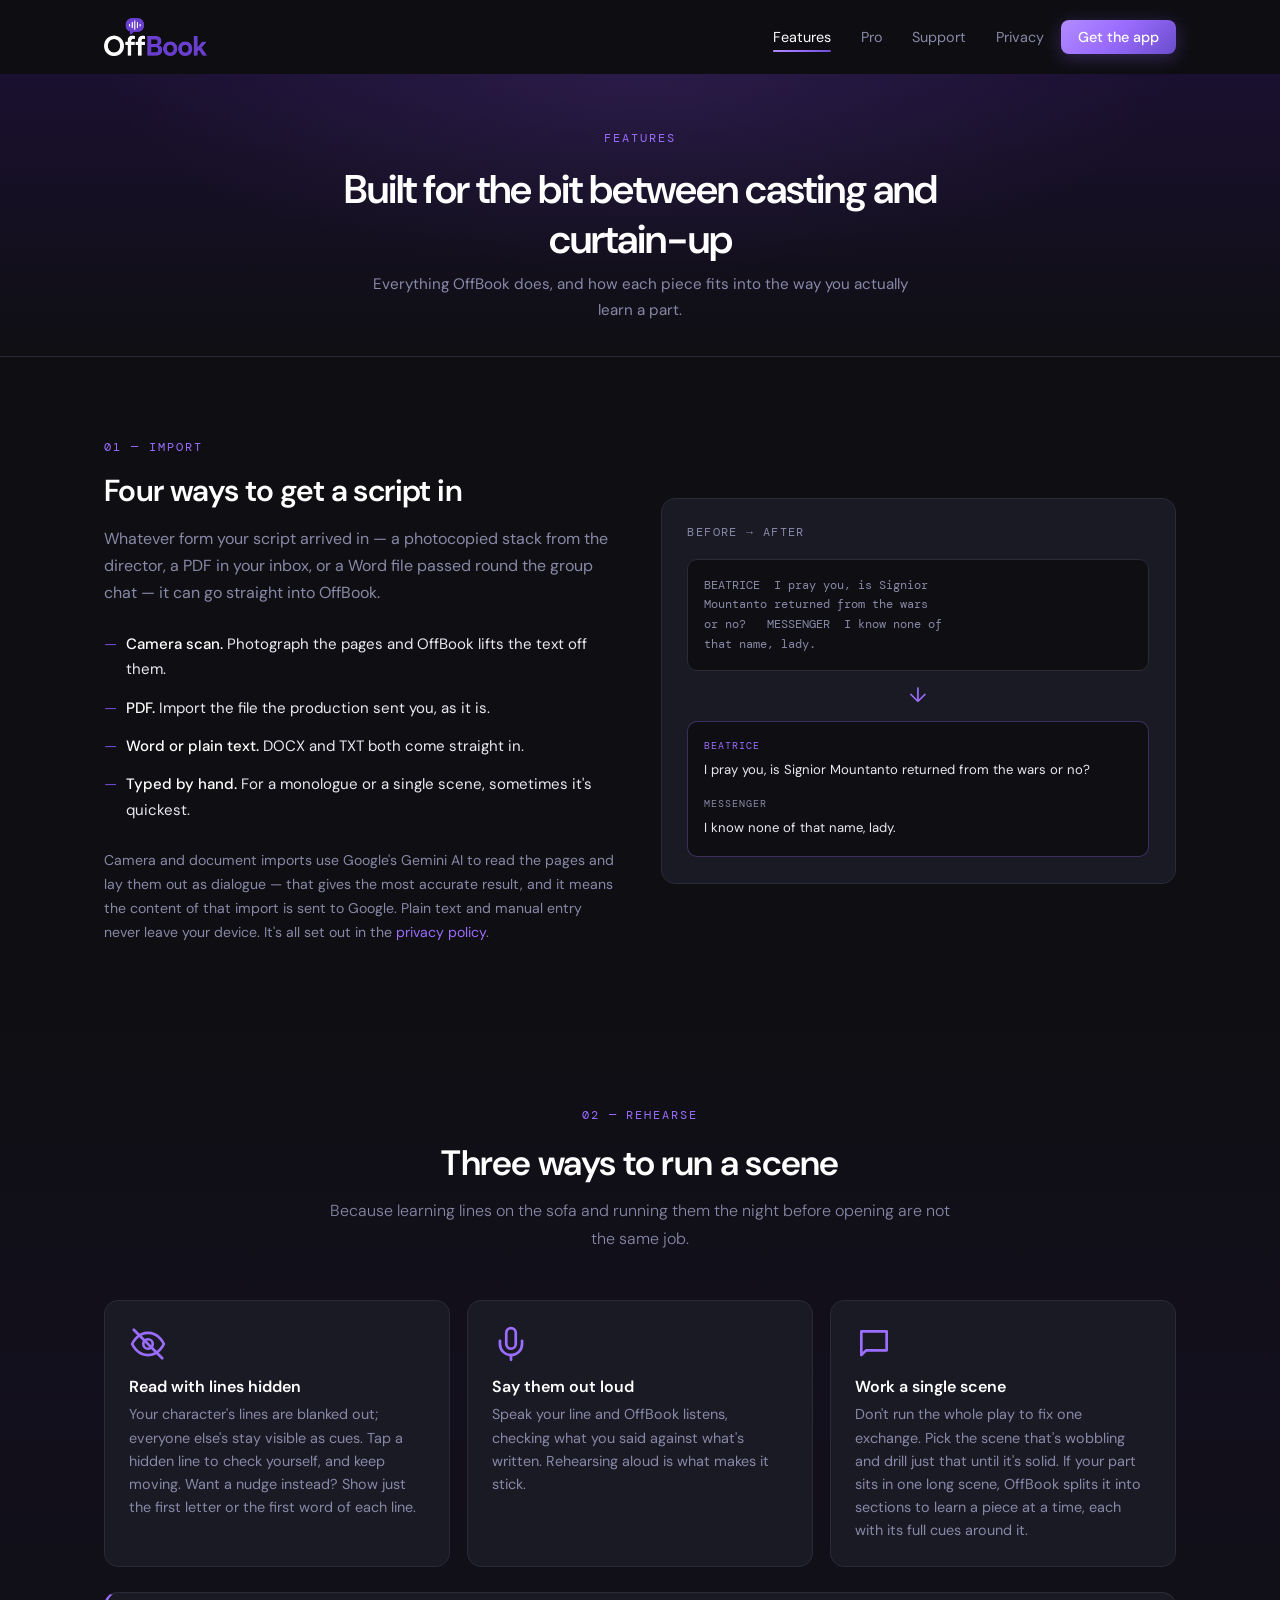
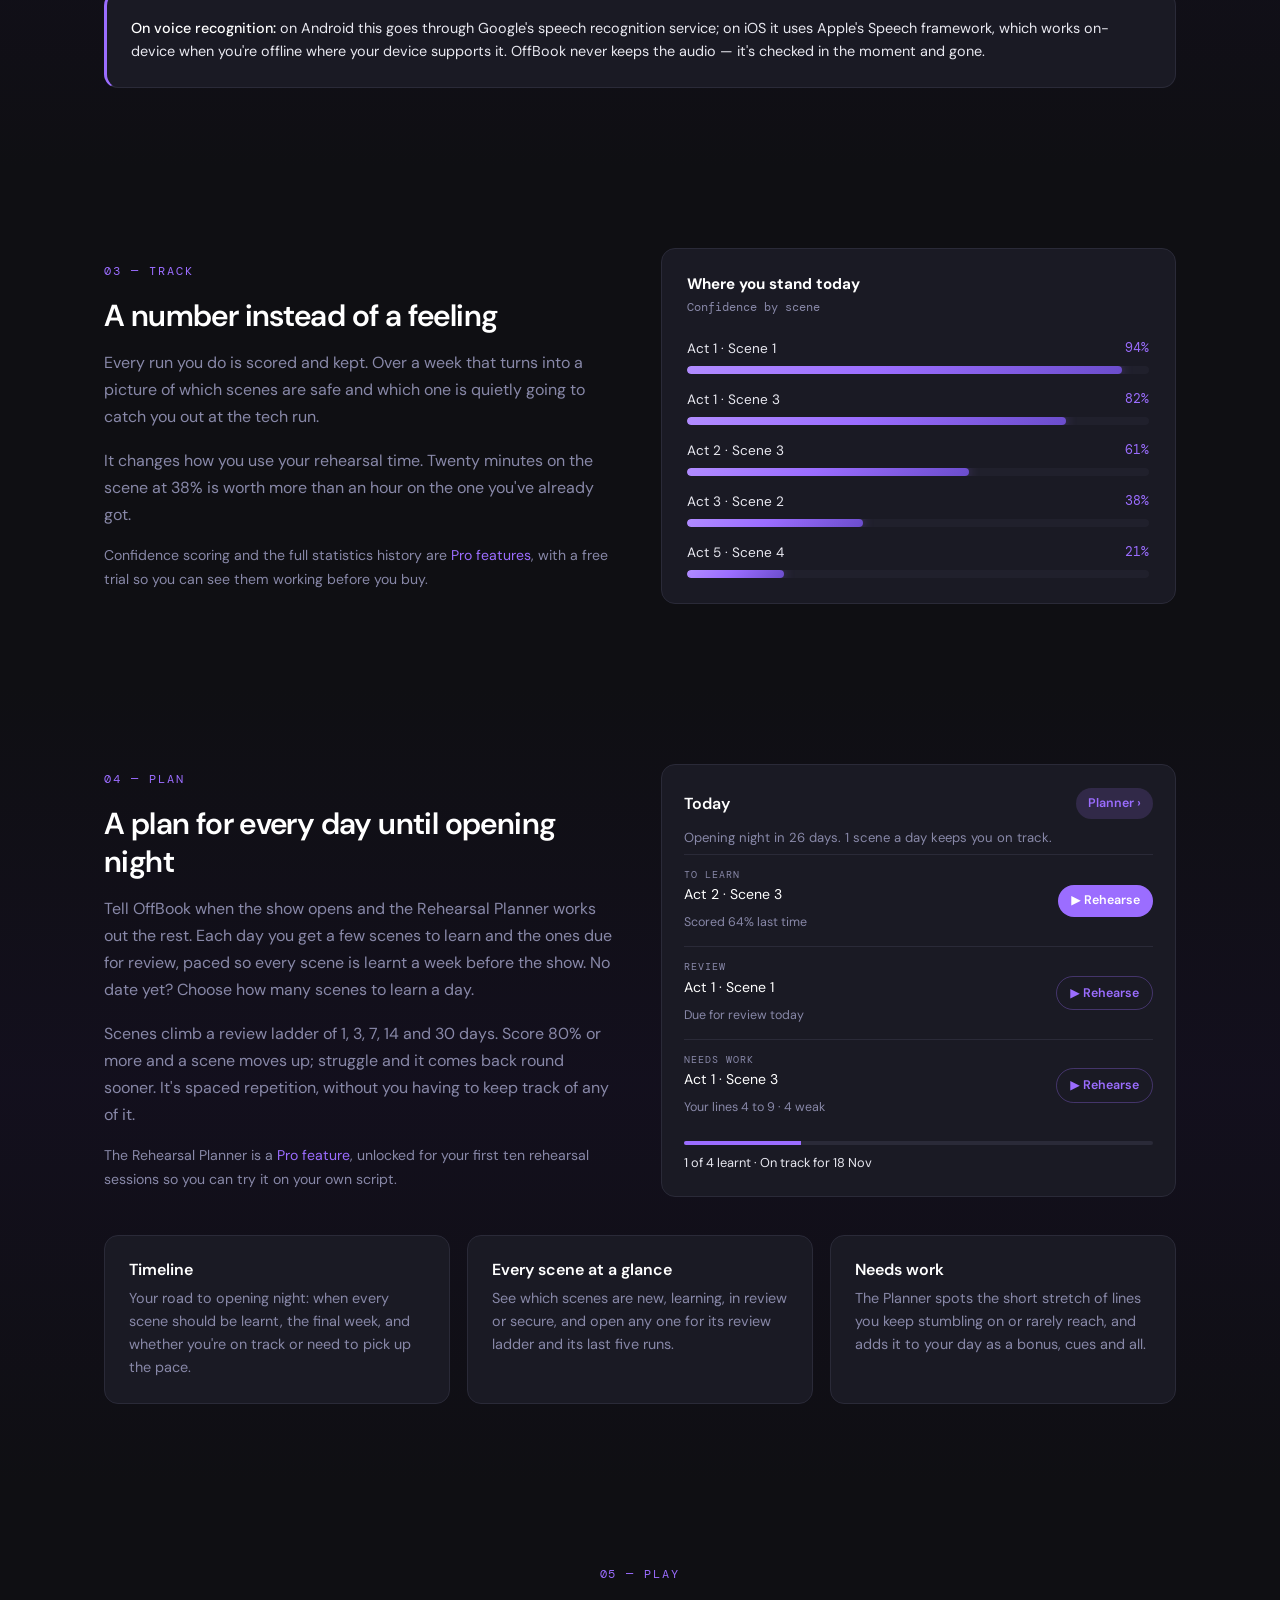
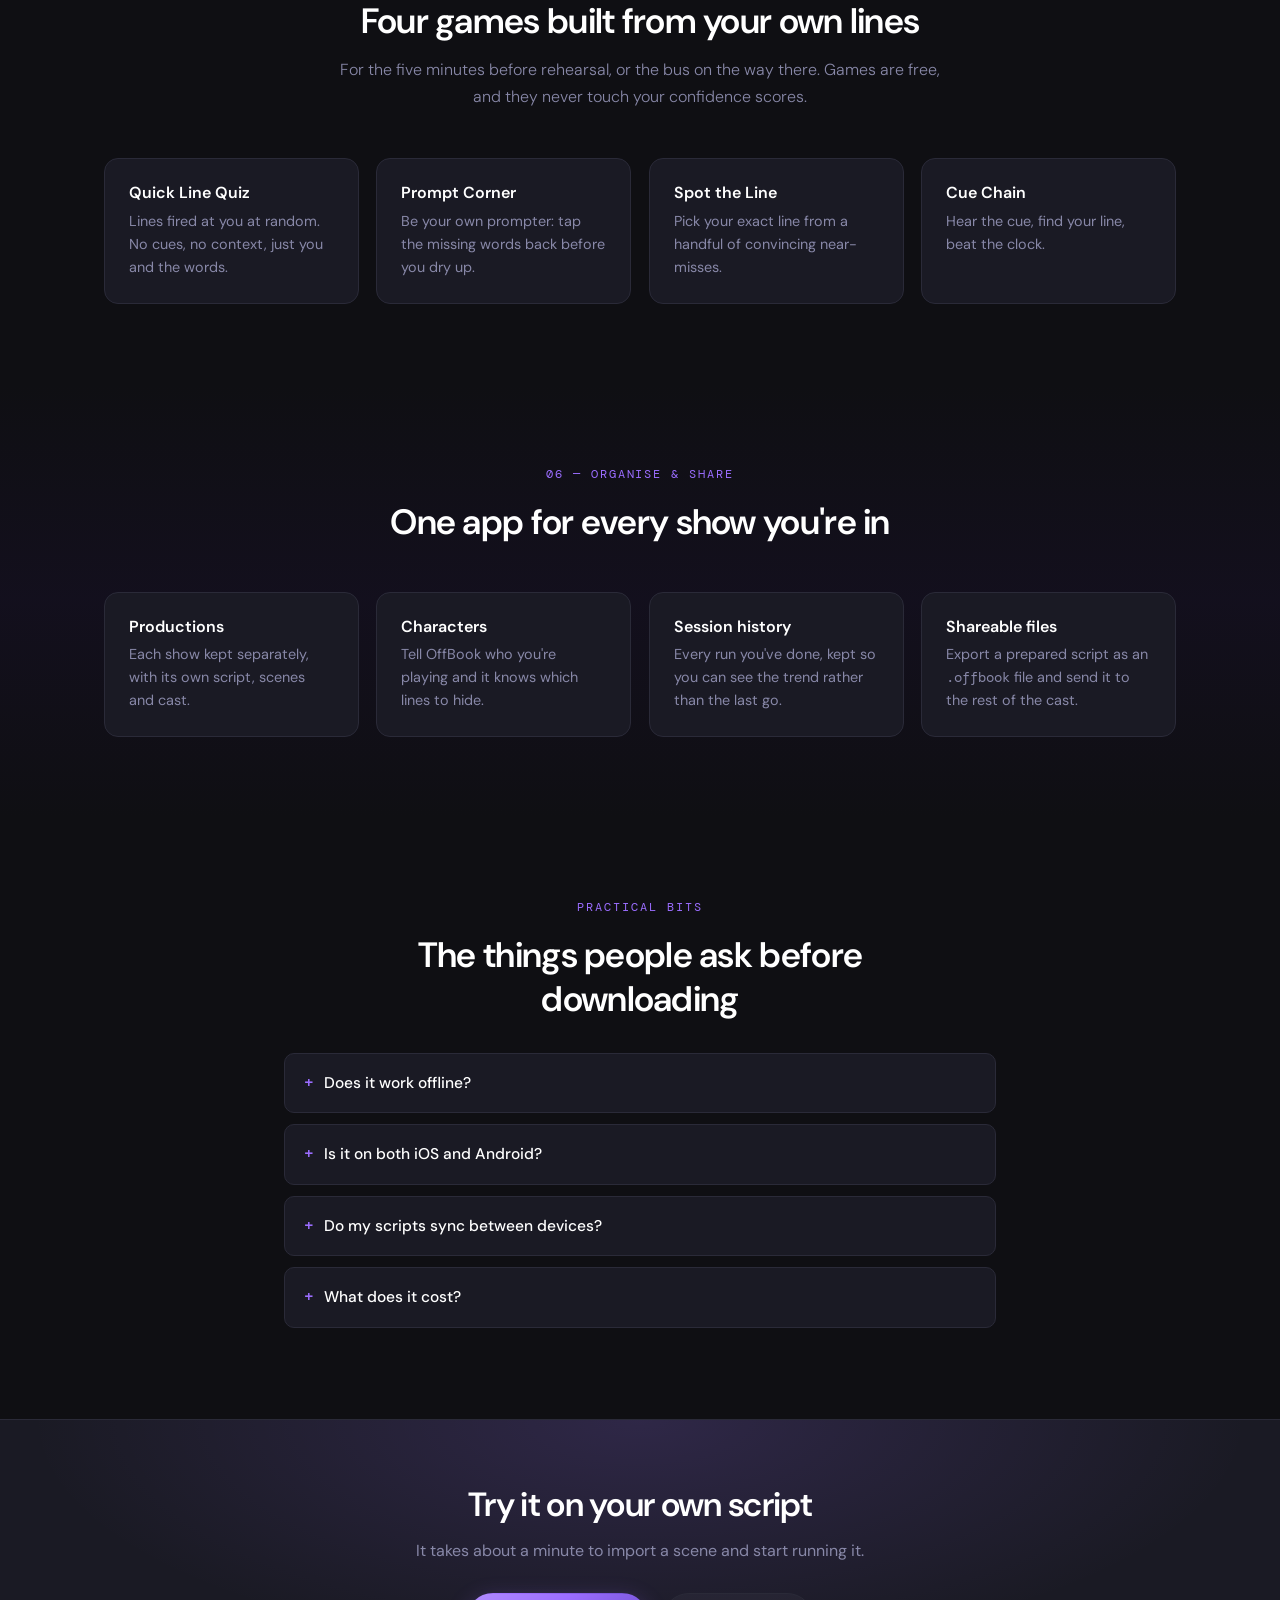
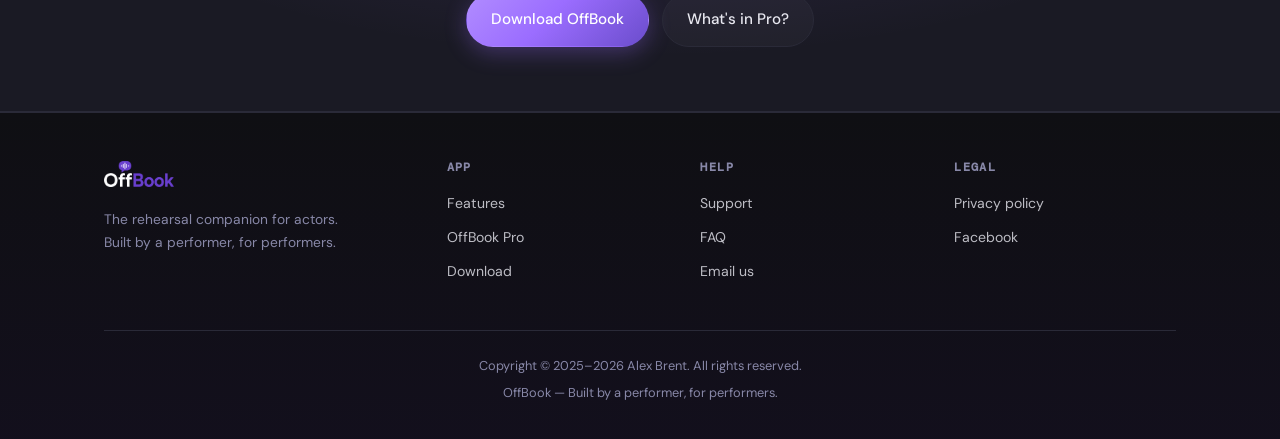
<file: features.html>
<!DOCTYPE html>
<html lang="en" class="no-js">
<head>
  <meta charset="UTF-8">
  <meta name="viewport" content="width=device-width, initial-scale=1.0">
  <title>OffBook – Features</title>
  <meta name="description" content="Every OffBook feature in detail: script import by camera, PDF, Word or text; line hiding; voice rehearsal; confidence scoring; the Rehearsal Planner; four line-learning games; productions and characters; and sharing scripts with your cast.">
  <meta name="theme-color" content="#0f0f13">
  <link rel="canonical" href="https://atbappsdev-al.github.io/OffBook/features.html">
  <link rel="icon" type="image/png" href="assets/favicon.png">
  <link rel="apple-touch-icon" href="assets/offbook-icon.png">

  <meta property="og:type" content="website">
  <meta property="og:title" content="OffBook – Features">
  <meta property="og:description" content="Import any script, hide your lines, rehearse out loud, track your confidence, and plan every day to opening night.">
  <meta property="og:image" content="https://atbappsdev-al.github.io/OffBook/assets/offbook-icon.png">

  <link rel="preconnect" href="https://fonts.googleapis.com">
  <link rel="preconnect" href="https://fonts.gstatic.com" crossorigin>
  <link href="https://fonts.googleapis.com/css2?family=DM+Sans:wght@300;400;500;600;700&family=DM+Mono:wght@400;500&display=swap" rel="stylesheet">
  <link rel="stylesheet" href="assets/site.css">
</head>
<body>

  <a class="skip-link" href="#main">Skip to content</a>

  <nav class="nav">
    <div class="wrap">
      <a class="nav-logo" href="index.html" aria-label="OffBook home">
        <img src="assets/offbook-logo.png" width="798" height="295" alt="OffBook">
      </a>
      <button class="nav-toggle" type="button" aria-expanded="false" aria-controls="nav-links" aria-label="Toggle menu">
        <span></span>
      </button>
      <ul class="nav-links" id="nav-links">
        <li><a href="features.html">Features</a></li>
        <li><a href="pro.html">Pro</a></li>
        <li><a href="support.html">Support</a></li>
        <li><a href="privacy.html">Privacy</a></li>
        <li><a class="nav-cta" href="download.html">Get the app</a></li>
      </ul>
    </div>
  </nav>

  <header class="page-head">
    <div class="wrap-narrow">
      <span class="eyebrow">Features</span>
      <h1>Built for the bit between casting and curtain-up</h1>
      <p>Everything OffBook does, and how each piece fits into the way you actually learn a part.</p>
    </div>
  </header>

  <main id="main">

    <!-- ================================================== IMPORT ======== -->
    <section class="section">
      <div class="wrap">
        <div class="grid grid-2" style="gap: 2.6rem; align-items: center;">
          <div class="reveal">
            <span class="eyebrow">01 — Import</span>
            <h2 style="font-size: clamp(1.4rem, 3.4vw, 1.9rem); font-weight: 600; letter-spacing: -0.02em; margin-bottom: 0.9rem;">
              Four ways to get a script in
            </h2>
            <p style="color: var(--muted); margin-bottom: 1.2rem;">
              Whatever form your script arrived in — a photocopied stack from the director,
              a PDF in your inbox, or a Word file passed round the group chat — it can go
              straight into OffBook.
            </p>
            <ul style="list-style: none;">
              <li style="padding: 0.4rem 0 0.4rem 1.4rem; position: relative; color: var(--text); font-size: 0.94rem;">
                <span style="position: absolute; left: 0; color: var(--purple-dim);">—</span>
                <strong style="color: var(--white); font-weight: 500;">Camera scan.</strong>
                Photograph the pages and OffBook lifts the text off them.
              </li>
              <li style="padding: 0.4rem 0 0.4rem 1.4rem; position: relative; color: var(--text); font-size: 0.94rem;">
                <span style="position: absolute; left: 0; color: var(--purple-dim);">—</span>
                <strong style="color: var(--white); font-weight: 500;">PDF.</strong>
                Import the file the production sent you, as it is.
              </li>
              <li style="padding: 0.4rem 0 0.4rem 1.4rem; position: relative; color: var(--text); font-size: 0.94rem;">
                <span style="position: absolute; left: 0; color: var(--purple-dim);">—</span>
                <strong style="color: var(--white); font-weight: 500;">Word or plain text.</strong>
                DOCX and TXT both come straight in.
              </li>
              <li style="padding: 0.4rem 0 0.4rem 1.4rem; position: relative; color: var(--text); font-size: 0.94rem;">
                <span style="position: absolute; left: 0; color: var(--purple-dim);">—</span>
                <strong style="color: var(--white); font-weight: 500;">Typed by hand.</strong>
                For a monologue or a single scene, sometimes it's quickest.
              </li>
            </ul>
            <p style="color: var(--muted); font-size: 0.88rem; margin-top: 1.2rem;">
              Camera and document imports use Google's Gemini AI to read the pages and lay
              them out as dialogue — that gives the most accurate result, and it means the
              content of that import is sent to Google. Plain text and manual entry never
              leave your device. It's all set out in the
              <a href="privacy.html#ai">privacy policy</a>.
            </p>
          </div>

          <div class="card reveal d1" style="padding: 1.6rem;">
            <p style="font-family: 'DM Mono', monospace; font-size: 0.72rem; letter-spacing: 0.12em; text-transform: uppercase; color: var(--muted); margin-bottom: 1rem;">
              Before → after
            </p>
            <div style="background: var(--bg); border: 1px solid var(--border); border-radius: 10px; padding: 1rem; font-family: 'DM Mono', monospace; font-size: 0.72rem; color: var(--muted); line-height: 1.7; white-space: pre-wrap;">BEATRICE  I pray you, is Signior
Mountanto returned from the wars
or no?   MESSENGER  I know none of
that name, lady.</div>

            <div style="text-align: center; color: var(--purple); font-size: 1.3rem; line-height: 1; margin: 0.9rem 0;" aria-hidden="true">↓</div>

            <div style="background: var(--bg); border: 1px solid var(--purple-line); border-radius: 10px; padding: 1rem;">
              <div style="margin-bottom: 0.9rem;">
                <span style="font-family: 'DM Mono', monospace; font-size: 0.62rem; letter-spacing: 0.1em; text-transform: uppercase; color: var(--purple); display: block;">Beatrice</span>
                <span style="font-size: 0.82rem;">I pray you, is Signior Mountanto returned from the wars or no?</span>
              </div>
              <div>
                <span style="font-family: 'DM Mono', monospace; font-size: 0.62rem; letter-spacing: 0.1em; text-transform: uppercase; color: var(--muted); display: block;">Messenger</span>
                <span style="font-size: 0.82rem;">I know none of that name, lady.</span>
              </div>
            </div>
          </div>
        </div>
      </div>
    </section>

    <!-- ================================================== REHEARSE ====== -->
    <section class="section" style="background: linear-gradient(180deg, transparent, rgba(26,16,48,0.35), transparent);">
      <div class="wrap">
        <div class="section-head reveal">
          <span class="eyebrow">02 — Rehearse</span>
          <h2>Three ways to run a scene</h2>
          <p>Because learning lines on the sofa and running them the night before opening are not the same job.</p>
        </div>

        <div class="grid grid-3">
          <article class="card reveal">
            <svg class="icon" viewBox="0 0 24 24" fill="none" stroke="currentColor" stroke-width="1.7" stroke-linecap="round" stroke-linejoin="round" aria-hidden="true"><path d="M2 12s3-7 10-7 10 7 10 7-3 7-10 7-10-7-10-7z"/><circle cx="12" cy="12" r="3"/><line x1="3" y1="3" x2="21" y2="21"/></svg>
            <h3>Read with lines hidden</h3>
            <p>Your character's lines are blanked out; everyone else's stay visible as cues. Tap a hidden line to check yourself, and keep moving. Want a nudge instead? Show just the first letter or the first word of each line.</p>
          </article>
          <article class="card reveal d1">
            <svg class="icon" viewBox="0 0 24 24" fill="none" stroke="currentColor" stroke-width="1.7" stroke-linecap="round" stroke-linejoin="round" aria-hidden="true"><path d="M12 2a3 3 0 0 0-3 3v7a3 3 0 0 0 6 0V5a3 3 0 0 0-3-3z"/><path d="M19 10v2a7 7 0 0 1-14 0v-2"/><line x1="12" y1="19" x2="12" y2="22"/></svg>
            <h3>Say them out loud</h3>
            <p>Speak your line and OffBook listens, checking what you said against what's written. Rehearsing aloud is what makes it stick.</p>
          </article>
          <article class="card reveal d2">
            <svg class="icon" viewBox="0 0 24 24" fill="none" stroke="currentColor" stroke-width="1.7" stroke-linecap="round" stroke-linejoin="round" aria-hidden="true"><path d="M4 4h16v12H7l-3 3z"/></svg>
            <h3>Work a single scene</h3>
            <p>Don't run the whole play to fix one exchange. Pick the scene that's wobbling and drill just that until it's solid. If your part sits in one long scene, OffBook splits it into sections to learn a piece at a time, each with its full cues around it.</p>
          </article>
        </div>

        <div class="card reveal" style="margin-top: 1.6rem; border-left: 3px solid var(--purple);">
          <p style="color: var(--text);">
            <strong style="color: var(--white); font-weight: 500;">On voice recognition:</strong>
            on Android this goes through Google's speech recognition service; on iOS it
            uses Apple's Speech framework, which works on-device when you're offline where
            your device supports it. OffBook never keeps the audio — it's checked in the
            moment and gone.
          </p>
        </div>
      </div>
    </section>

    <!-- ================================================== TRACK ========= -->
    <section class="section">
      <div class="wrap">
        <div class="grid grid-2" style="gap: 2.6rem; align-items: center;">
          <div class="chart-panel reveal" style="order: 2;">
            <h3>Where you stand today</h3>
            <p class="sub">Confidence by scene</p>
            <div class="bars">
              <div class="bar-row">
                <div class="top"><span class="name">Act 1 · Scene 1</span><span class="val">94%</span></div>
                <div class="bar-track"><div class="bar-fill" data-value="94"></div></div>
              </div>
              <div class="bar-row">
                <div class="top"><span class="name">Act 1 · Scene 3</span><span class="val">82%</span></div>
                <div class="bar-track"><div class="bar-fill" data-value="82"></div></div>
              </div>
              <div class="bar-row">
                <div class="top"><span class="name">Act 2 · Scene 3</span><span class="val">61%</span></div>
                <div class="bar-track"><div class="bar-fill" data-value="61"></div></div>
              </div>
              <div class="bar-row">
                <div class="top"><span class="name">Act 3 · Scene 2</span><span class="val">38%</span></div>
                <div class="bar-track"><div class="bar-fill" data-value="38"></div></div>
              </div>
              <div class="bar-row">
                <div class="top"><span class="name">Act 5 · Scene 4</span><span class="val">21%</span></div>
                <div class="bar-track"><div class="bar-fill" data-value="21"></div></div>
              </div>
            </div>
          </div>

          <div class="reveal d1" style="order: 1;">
            <span class="eyebrow">03 — Track</span>
            <h2 style="font-size: clamp(1.4rem, 3.4vw, 1.9rem); font-weight: 600; letter-spacing: -0.02em; margin-bottom: 0.9rem;">
              A number instead of a feeling
            </h2>
            <p style="color: var(--muted); margin-bottom: 1rem;">
              Every run you do is scored and kept. Over a week that turns into a picture of
              which scenes are safe and which one is quietly going to catch you out at the
              tech run.
            </p>
            <p style="color: var(--muted); margin-bottom: 1rem;">
              It changes how you use your rehearsal time. Twenty minutes on the scene at
              38% is worth more than an hour on the one you've already got.
            </p>
            <p style="color: var(--muted); font-size: 0.88rem;">
              Confidence scoring and the full statistics history are
              <a href="pro.html">Pro features</a>, with a free trial so you can see them
              working before you buy.
            </p>
          </div>
        </div>
      </div>
    </section>

    <!-- ================================================== PLAN ========== -->
    <!--
      The Rehearsal Planner (Pro, and unlocked during the ten-session trial). Copy
      follows the apps: units are scenes, or sections when the part sits in one
      long scene; the ladder is 1, 3, 7, 14 and 30 days; 80% moves a scene up,
      at most once a day; every scene learnt a week before opening night.
    -->
    <section class="section" style="background: linear-gradient(180deg, transparent, rgba(26,16,48,0.35), transparent);">
      <div class="wrap">
        <div class="grid grid-2" style="gap: 2.6rem; align-items: center;">
          <div class="reveal">
            <span class="eyebrow">04 — Plan</span>
            <h2 style="font-size: clamp(1.4rem, 3.4vw, 1.9rem); font-weight: 600; letter-spacing: -0.02em; margin-bottom: 0.9rem;">
              A plan for every day until opening night
            </h2>
            <p style="color: var(--muted); margin-bottom: 1rem;">
              Tell OffBook when the show opens and the Rehearsal Planner works out the rest.
              Each day you get a few scenes to learn and the ones due for review, paced so
              every scene is learnt a week before the show. No date yet? Choose how many
              scenes to learn a day.
            </p>
            <p style="color: var(--muted); margin-bottom: 1rem;">
              Scenes climb a review ladder of 1, 3, 7, 14 and 30 days. Score 80% or more and
              a scene moves up; struggle and it comes back round sooner. It's spaced
              repetition, without you having to keep track of any of it.
            </p>
            <p style="color: var(--muted); font-size: 0.88rem;">
              The Rehearsal Planner is a <a href="pro.html">Pro feature</a>, unlocked for your
              first ten rehearsal sessions so you can try it on your own script.
            </p>
          </div>

          <div class="card reveal d1" style="padding: 1.4rem;">
            <div style="display: flex; align-items: center; gap: 0.6rem; margin-bottom: 0.5rem;">
              <span style="flex: 1; font-weight: 600; color: var(--white);">Today</span>
              <span style="font-size: 0.78rem; font-weight: 600; padding: 0.3rem 0.75rem; border-radius: 999px; background: rgba(155,111,232,0.18); color: var(--purple);">Planner ›</span>
            </div>
            <p style="font-size: 0.82rem; color: var(--muted); margin-bottom: 0.4rem;">Opening night in 26 days. 1 scene a day keeps you on track.</p>
              <div style="display: flex; align-items: center; gap: 0.8rem; padding: 0.75rem 0; border-top: 1px solid var(--border);">
                <div style="flex: 1; min-width: 0;">
                  <span style="font-family: 'DM Mono', monospace; font-size: 0.6rem; letter-spacing: 0.1em; text-transform: uppercase; color: var(--muted); display: block;">To learn</span>
                  <span style="font-size: 0.88rem; color: var(--white); display: block;">Act 2 · Scene 3</span>
                  <span style="font-size: 0.78rem; color: var(--muted);">Scored 64% last time</span>
                </div>
                <span style="font-size: 0.78rem; font-weight: 600; padding: 0.35rem 0.8rem; border-radius: 999px; background: var(--purple); color: var(--white);">▶ Rehearse</span>
              </div>
              <div style="display: flex; align-items: center; gap: 0.8rem; padding: 0.75rem 0; border-top: 1px solid var(--border);">
                <div style="flex: 1; min-width: 0;">
                  <span style="font-family: 'DM Mono', monospace; font-size: 0.6rem; letter-spacing: 0.1em; text-transform: uppercase; color: var(--muted); display: block;">Review</span>
                  <span style="font-size: 0.88rem; color: var(--white); display: block;">Act 1 · Scene 1</span>
                  <span style="font-size: 0.78rem; color: var(--muted);">Due for review today</span>
                </div>
                <span style="font-size: 0.78rem; font-weight: 600; padding: 0.35rem 0.8rem; border-radius: 999px; border: 1px solid var(--purple-line); color: var(--purple);">▶ Rehearse</span>
              </div>
              <div style="display: flex; align-items: center; gap: 0.8rem; padding: 0.75rem 0; border-top: 1px solid var(--border);">
                <div style="flex: 1; min-width: 0;">
                  <span style="font-family: 'DM Mono', monospace; font-size: 0.6rem; letter-spacing: 0.1em; text-transform: uppercase; color: var(--muted); display: block;">Needs work</span>
                  <span style="font-size: 0.88rem; color: var(--white); display: block;">Act 1 · Scene 3</span>
                  <span style="font-size: 0.78rem; color: var(--muted);">Your lines 4 to 9 · 4 weak</span>
                </div>
                <span style="font-size: 0.78rem; font-weight: 600; padding: 0.35rem 0.8rem; border-radius: 999px; border: 1px solid var(--purple-line); color: var(--purple);">▶ Rehearse</span>
              </div>
            <div style="height: 4px; border-radius: 2px; background: var(--border); margin: 0.6rem 0 0.5rem; overflow: hidden;"><div style="width: 25%; height: 100%; background: var(--purple);"></div></div>
            <p style="font-size: 0.8rem; color: var(--text);">1 of 4 learnt · On track for 18 Nov</p>
          </div>
        </div>

        <div class="grid grid-3" style="margin-top: 2.4rem;">
          <article class="card reveal">
            <h3>Timeline</h3>
            <p>Your road to opening night: when every scene should be learnt, the final week, and whether you're on track or need to pick up the pace.</p>
          </article>
          <article class="card reveal d1">
            <h3>Every scene at a glance</h3>
            <p>See which scenes are new, learning, in review or secure, and open any one for its review ladder and its last five runs.</p>
          </article>
          <article class="card reveal d2">
            <h3>Needs work</h3>
            <p>The Planner spots the short stretch of lines you keep stumbling on or rarely reach, and adds it to your day as a bonus, cues and all.</p>
          </article>
        </div>
      </div>
    </section>

    <!-- ================================================== PLAY ========== -->
    <section class="section">
      <div class="wrap">
        <div class="section-head reveal">
          <span class="eyebrow">05 — Play</span>
          <h2>Four games built from your own lines</h2>
          <p>For the five minutes before rehearsal, or the bus on the way there. Games are free, and they never touch your confidence scores.</p>
        </div>
        <div class="grid grid-4">
          <article class="card reveal">
            <h3>Quick Line Quiz</h3>
            <p>Lines fired at you at random. No cues, no context, just you and the words.</p>
          </article>
          <article class="card reveal d1">
            <h3>Prompt Corner</h3>
            <p>Be your own prompter: tap the missing words back before you dry up.</p>
          </article>
          <article class="card reveal d2">
            <h3>Spot the Line</h3>
            <p>Pick your exact line from a handful of convincing near-misses.</p>
          </article>
          <article class="card reveal d3">
            <h3>Cue Chain</h3>
            <p>Hear the cue, find your line, beat the clock.</p>
          </article>
        </div>
      </div>
    </section>

    <!-- ================================================== ORGANISE ====== -->
    <section class="section" style="background: linear-gradient(180deg, transparent, rgba(26,16,48,0.35), transparent);">
      <div class="wrap">
        <div class="section-head reveal">
          <span class="eyebrow">06 — Organise &amp; share</span>
          <h2>One app for every show you're in</h2>
        </div>

        <div class="grid grid-4">
          <article class="card reveal">
            <h3>Productions</h3>
            <p>Each show kept separately, with its own script, scenes and cast.</p>
          </article>
          <article class="card reveal d1">
            <h3>Characters</h3>
            <p>Tell OffBook who you're playing and it knows which lines to hide.</p>
          </article>
          <article class="card reveal d2">
            <h3>Session history</h3>
            <p>Every run you've done, kept so you can see the trend rather than the last go.</p>
          </article>
          <article class="card reveal d3">
            <h3>Shareable files</h3>
            <p>Export a prepared script as an <span style="font-family:'DM Mono',monospace">.offbook</span> file and send it to the rest of the cast.</p>
          </article>
        </div>
      </div>
    </section>

    <!-- ================================================== PLATFORM ====== -->
    <section class="section">
      <div class="wrap-narrow">
        <div class="section-head reveal" style="margin-bottom: 2rem;">
          <span class="eyebrow">Practical bits</span>
          <h2>The things people ask before downloading</h2>
        </div>

        <details class="reveal">
          <summary>Does it work offline?</summary>
          <p>Mostly, yes. Storing scripts, hiding lines and running scenes all work with no connection at all. AI script import and camera scanning need the internet for the best results, and fall back to on-device text extraction when you're offline. Voice recognition depends on your platform — see the note above.</p>
        </details>

        <details class="reveal">
          <summary>Is it on both iOS and Android?</summary>
          <p>Yes — OffBook is on the App Store and Google Play, and the feature set is the same on both. A few things are handled differently underneath, mainly speech recognition, because each platform provides its own.</p>
        </details>

        <details class="reveal">
          <summary>Do my scripts sync between devices?</summary>
          <p>Not currently. Script and rehearsal data is stored locally on each device. Your Pro unlock does follow your Apple ID or Google account across devices, and you can move a script yourself by exporting it as an <span style="font-family:'DM Mono',monospace">.offbook</span> file.</p>
        </details>

        <details class="reveal">
          <summary>What does it cost?</summary>
          <p>The app is free to download and the core rehearsal features and games are free to use. Pro is a one-off purchase — not a subscription — and your first ten rehearsal sessions have confidence scoring, statistics and the Rehearsal Planner unlocked so you can try them first. Runs on the sample production never use one of those sessions. <a href="pro.html">See what's in Pro.</a></p>
        </details>
      </div>
    </section>

    <!-- ================================================== CTA =========== -->
    <section class="cta-band">
      <div class="wrap">
        <h2 class="reveal">Try it on your own script</h2>
        <p class="reveal d1">It takes about a minute to import a scene and start running it.</p>
        <div class="btn-row reveal d2">
          <a class="btn btn-primary" href="download.html">Download OffBook</a>
          <a class="btn btn-ghost" href="pro.html">What's in Pro?</a>
        </div>
      </div>
    </section>

  </main>

  <footer class="footer">
    <div class="wrap">
      <div class="footer-grid">
        <div class="footer-brand">
          <img src="assets/offbook-logo.png" width="798" height="295" alt="OffBook">
          <p>The rehearsal companion for actors. Built by a performer, for performers.</p>
        </div>
        <div class="footer-col">
          <h4>App</h4>
          <ul>
            <li><a href="features.html">Features</a></li>
            <li><a href="pro.html">OffBook Pro</a></li>
            <li><a href="download.html">Download</a></li>
          </ul>
        </div>
        <div class="footer-col">
          <h4>Help</h4>
          <ul>
            <li><a href="support.html">Support</a></li>
            <li><a href="support.html#faq">FAQ</a></li>
            <li><a href="mailto:atbappsdev@gmail.com">Email us</a></li>
          </ul>
        </div>
        <div class="footer-col">
          <h4>Legal</h4>
          <ul>
            <li><a href="privacy.html">Privacy policy</a></li>
            <li><a href="https://facebook.com/offbuk" target="_blank" rel="noopener">Facebook</a></li>
          </ul>
        </div>
      </div>
      <div class="footer-base">
        <p>Copyright © 2025–<span data-year>2026</span> Alex Brent. All rights reserved.</p>
        <p>OffBook — Built by a performer, for performers.</p>
      </div>
    </div>
  </footer>

  <script src="assets/site.js" defer></script>
</body>
</html>
</file>
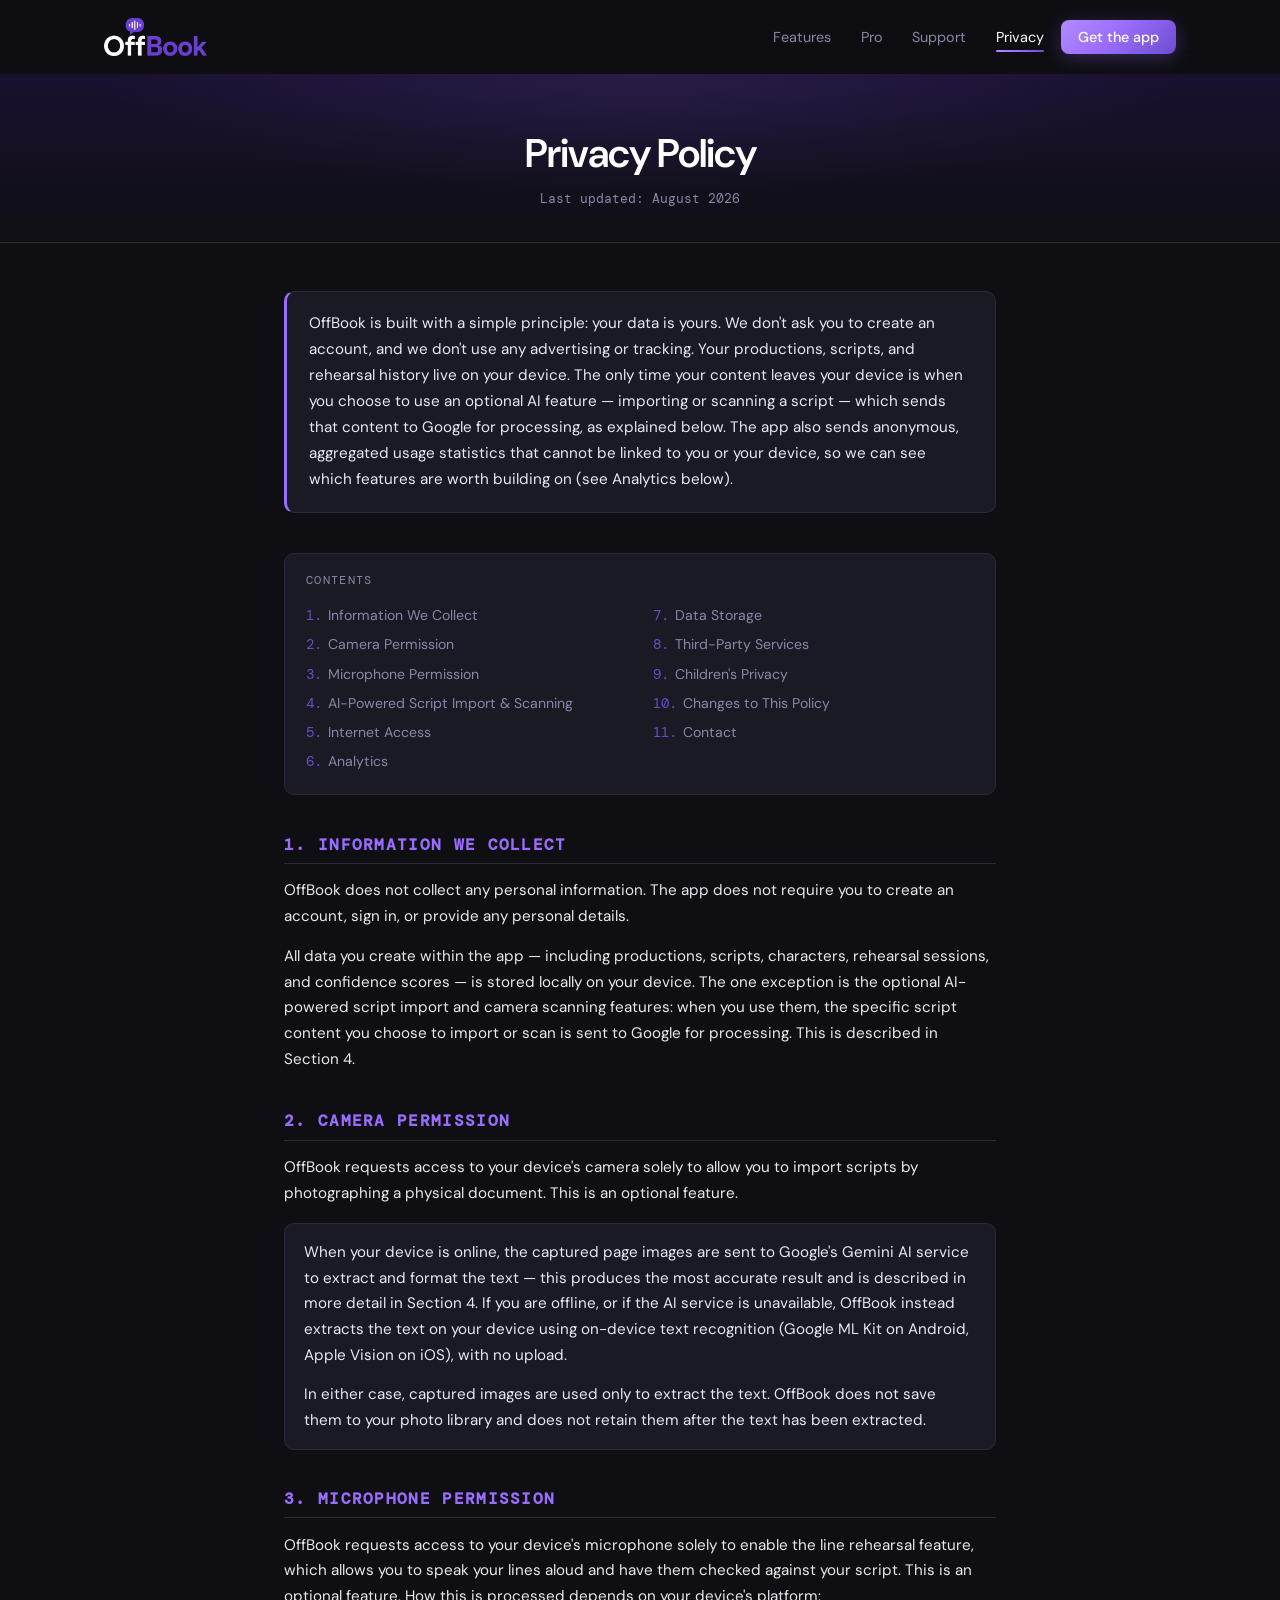
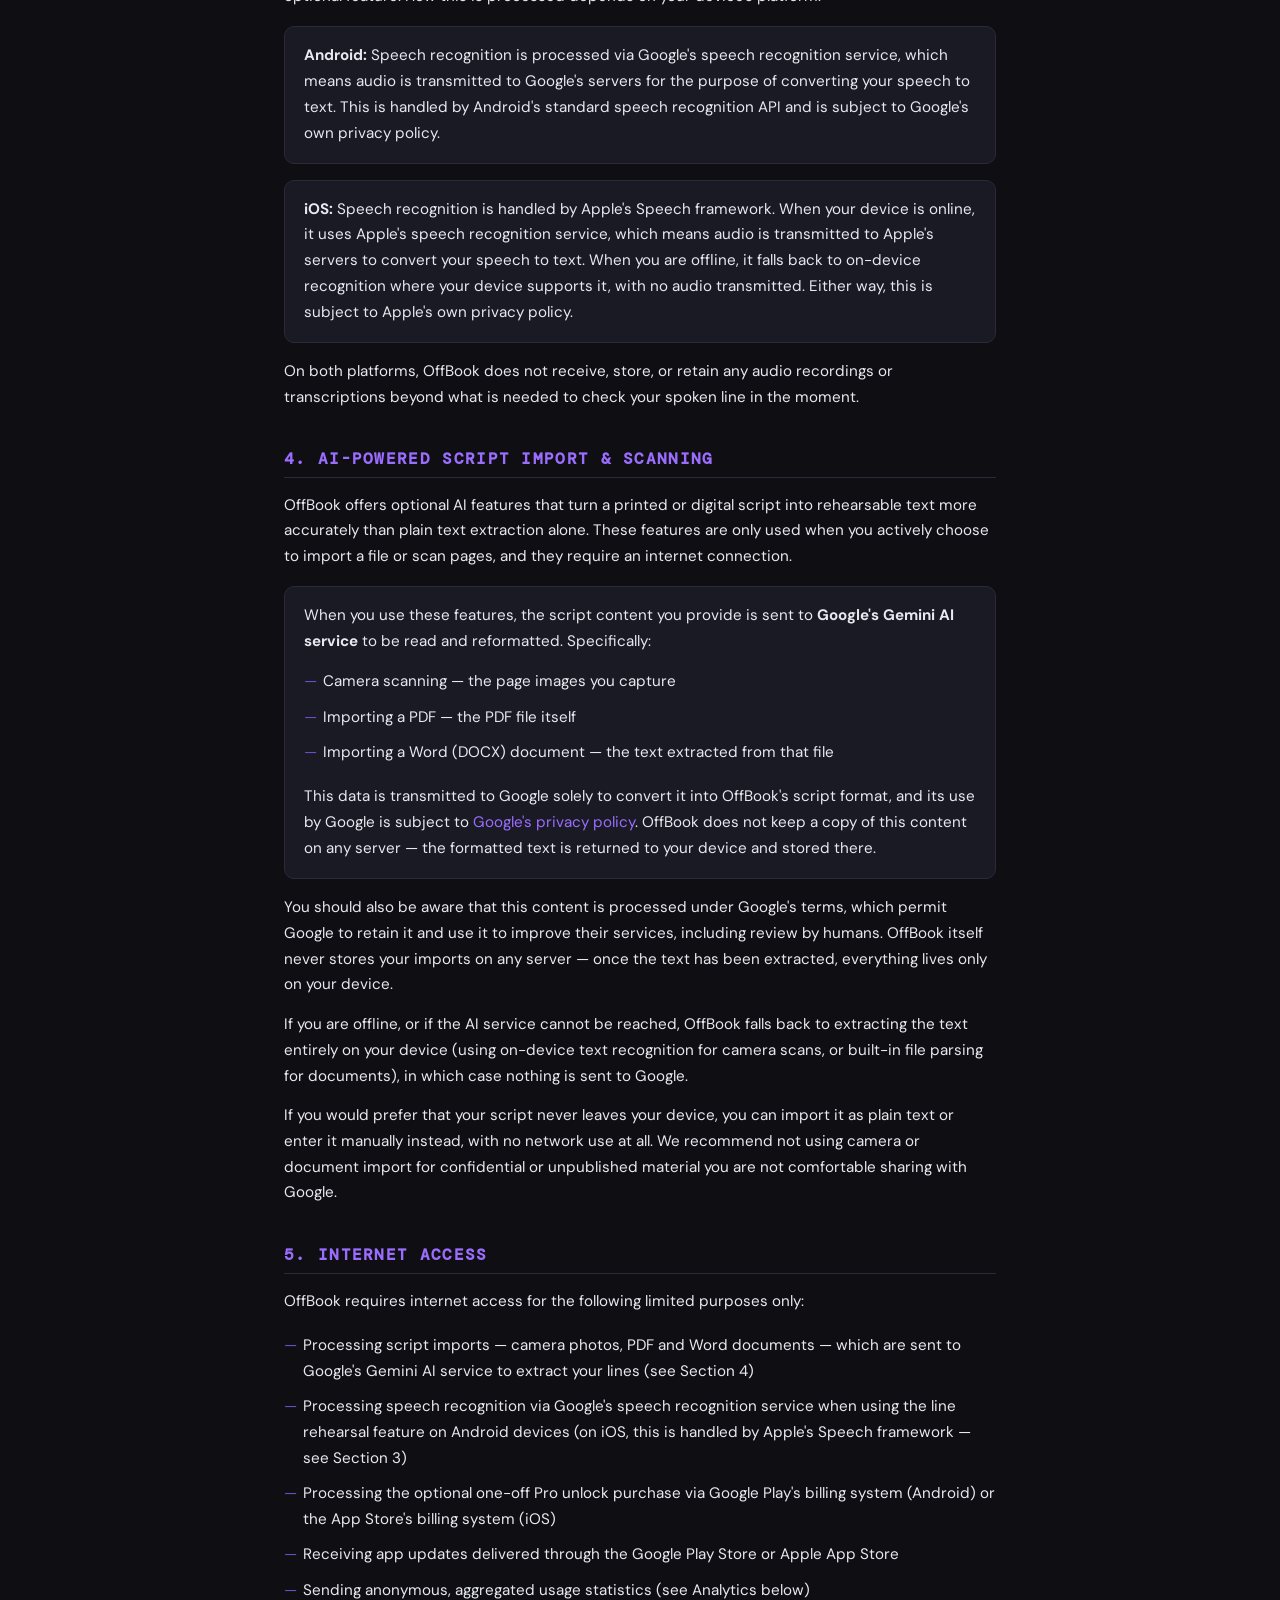
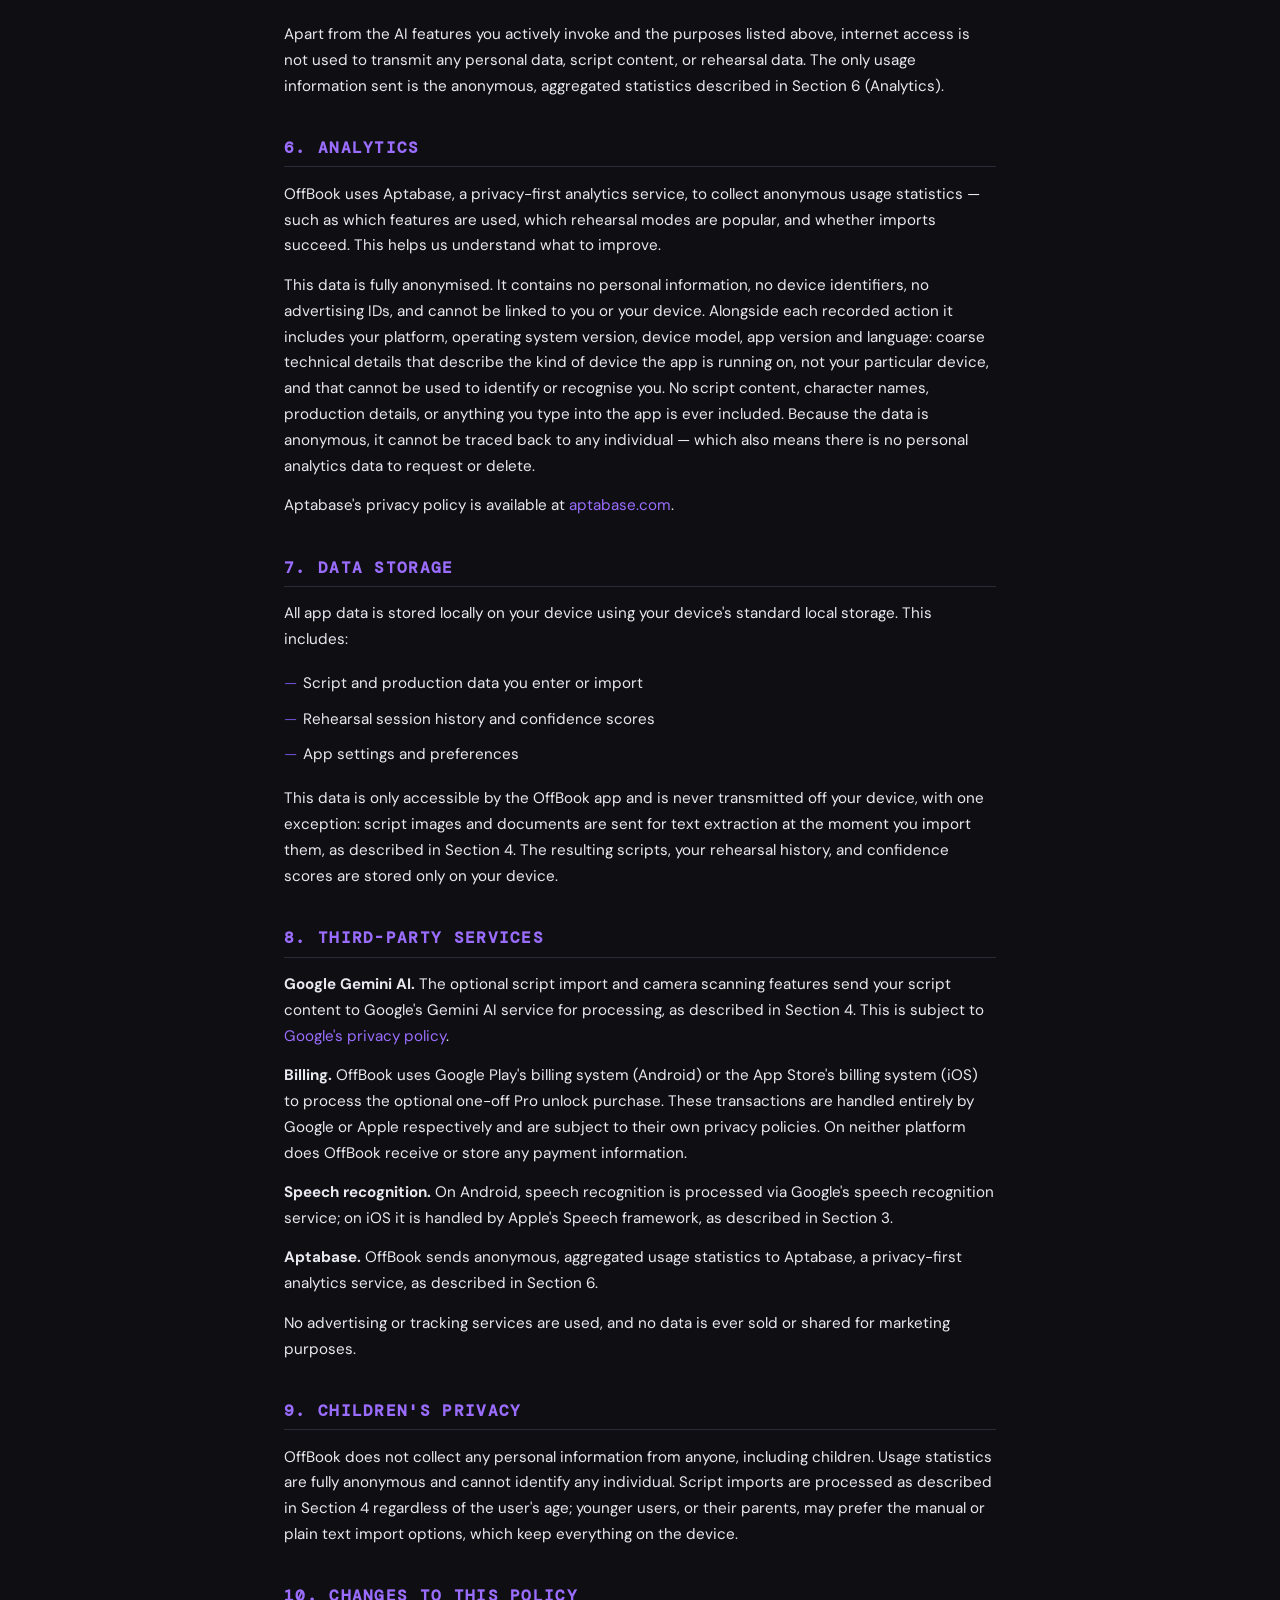
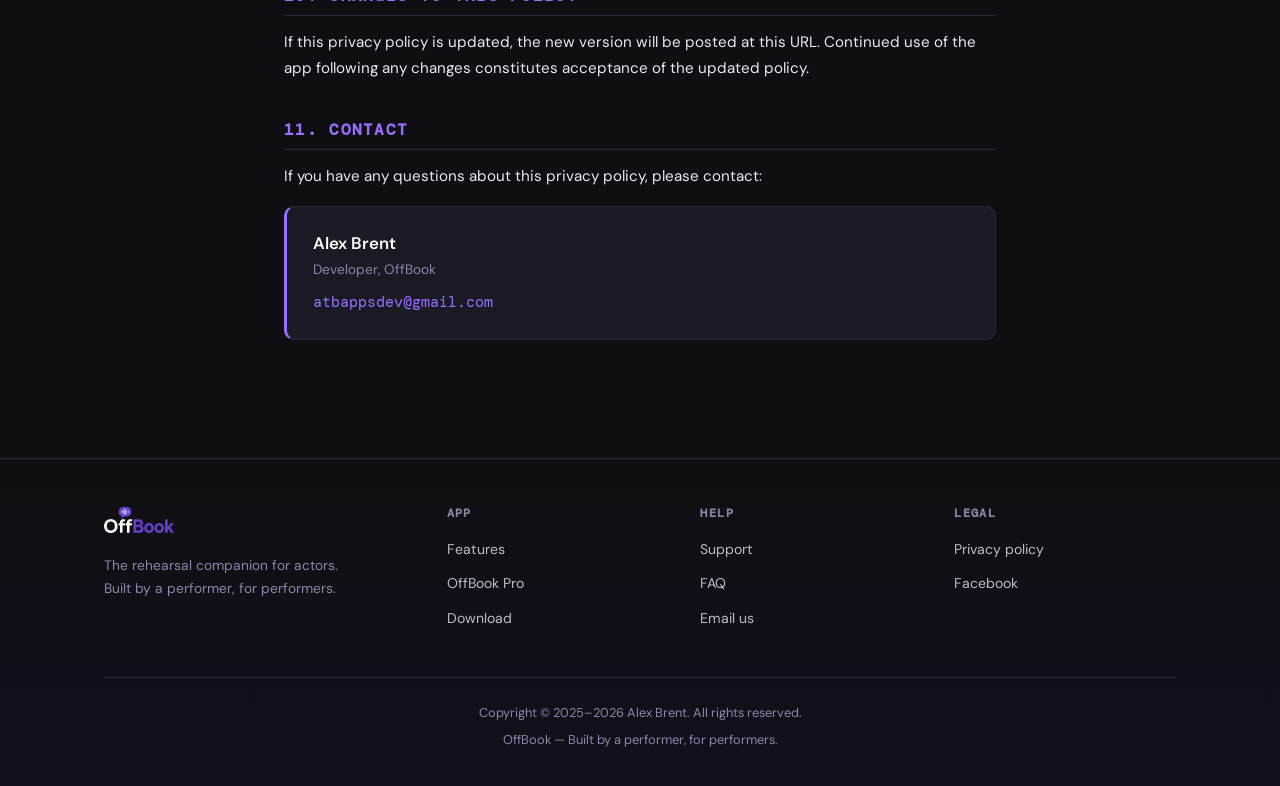
<file: privacy.html>
<!DOCTYPE html>
<html lang="en" class="no-js">
<head>
  <meta charset="UTF-8">
  <meta name="viewport" content="width=device-width, initial-scale=1.0">
  <title>OffBook – Privacy Policy</title>
  <meta name="description" content="OffBook's privacy policy. No account, no ads, no tracking — your productions, scripts and rehearsal history live on your device.">
  <meta name="theme-color" content="#0f0f13">
  <link rel="canonical" href="https://atbappsdev-al.github.io/OffBook/privacy.html">
  <link rel="icon" type="image/png" href="assets/favicon.png">
  <link rel="apple-touch-icon" href="assets/offbook-icon.png">

  <meta property="og:type" content="website">
  <meta property="og:title" content="OffBook – Privacy Policy">
  <meta property="og:description" content="Your data is yours. No account, no advertising, no tracking.">
  <meta property="og:image" content="https://atbappsdev-al.github.io/OffBook/assets/offbook-icon.png">

  <link rel="preconnect" href="https://fonts.googleapis.com">
  <link rel="preconnect" href="https://fonts.gstatic.com" crossorigin>
  <link href="https://fonts.googleapis.com/css2?family=DM+Sans:wght@300;400;500;600;700&family=DM+Mono:wght@400;500&display=swap" rel="stylesheet">
  <link rel="stylesheet" href="assets/site.css">
</head>
<body>

  <a class="skip-link" href="#main">Skip to content</a>

  <nav class="nav">
    <div class="wrap">
      <a class="nav-logo" href="index.html" aria-label="OffBook home">
        <img src="assets/offbook-logo.png" width="798" height="295" alt="OffBook">
      </a>
      <button class="nav-toggle" type="button" aria-expanded="false" aria-controls="nav-links" aria-label="Toggle menu">
        <span></span>
      </button>
      <ul class="nav-links" id="nav-links">
        <li><a href="features.html">Features</a></li>
        <li><a href="pro.html">Pro</a></li>
        <li><a href="support.html">Support</a></li>
        <li><a href="privacy.html">Privacy</a></li>
        <li><a class="nav-cta" href="download.html">Get the app</a></li>
      </ul>
    </div>
  </nav>

  <header class="page-head">
    <div class="wrap-narrow">
      <h1>Privacy Policy</h1>
      <span class="last-updated">Last updated: August 2026</span>
    </div>
  </header>

  <main id="main" class="doc">
    <div class="wrap-narrow">

      <div class="intro">
        OffBook is built with a simple principle: your data is yours. We don't ask you to create an account, and we don't use any advertising or tracking. Your productions, scripts, and rehearsal history live on your device. The only time your content leaves your device is when you choose to use an optional AI feature — importing or scanning a script — which sends that content to Google for processing, as explained below. The app also sends anonymous, aggregated usage statistics that cannot be linked to you or your device, so we can see which features are worth building on (see Analytics below).
      </div>

      <nav class="toc" aria-label="Sections">
        <div class="toc-title">Contents</div>
        <ol>
          <li><a href="#collect">Information We Collect</a></li>
          <li><a href="#camera">Camera Permission</a></li>
          <li><a href="#microphone">Microphone Permission</a></li>
          <li><a href="#ai">AI-Powered Script Import &amp; Scanning</a></li>
          <li><a href="#internet">Internet Access</a></li>
          <li><a href="#analytics">Analytics</a></li>
          <li><a href="#storage">Data Storage</a></li>
          <li><a href="#third-party">Third-Party Services</a></li>
          <li><a href="#children">Children's Privacy</a></li>
          <li><a href="#changes">Changes to This Policy</a></li>
          <li><a href="#contact">Contact</a></li>
        </ol>
      </nav>

      <section id="collect">
        <h2>1. Information We Collect</h2>
        <p>OffBook does not collect any personal information. The app does not require you to create an account, sign in, or provide any personal details.</p>
        <p>All data you create within the app — including productions, scripts, characters, rehearsal sessions, and confidence scores — is stored locally on your device. The one exception is the optional AI-powered script import and camera scanning features: when you use them, the specific script content you choose to import or scan is sent to Google for processing. This is described in Section 4.</p>
      </section>

      <section id="camera">
        <h2>2. Camera Permission</h2>
        <p>OffBook requests access to your device's camera solely to allow you to import scripts by photographing a physical document. This is an optional feature.</p>
        <div class="highlight-box">
          <p>When your device is online, the captured page images are sent to Google's Gemini AI service to extract and format the text — this produces the most accurate result and is described in more detail in Section 4. If you are offline, or if the AI service is unavailable, OffBook instead extracts the text on your device using on-device text recognition (Google ML Kit on Android, Apple Vision on iOS), with no upload.</p>
          <p>In either case, captured images are used only to extract the text. OffBook does not save them to your photo library and does not retain them after the text has been extracted.</p>
        </div>
      </section>

      <section id="microphone">
        <h2>3. Microphone Permission</h2>
        <p>OffBook requests access to your device's microphone solely to enable the line rehearsal feature, which allows you to speak your lines aloud and have them checked against your script. This is an optional feature. How this is processed depends on your device's platform:</p>
        <div class="highlight-box">
          <p><strong>Android:</strong> Speech recognition is processed via Google's speech recognition service, which means audio is transmitted to Google's servers for the purpose of converting your speech to text. This is handled by Android's standard speech recognition API and is subject to Google's own privacy policy.</p>
        </div>
        <div class="highlight-box">
          <p><strong>iOS:</strong> Speech recognition is handled by Apple's Speech framework. When your device is online, it uses Apple's speech recognition service, which means audio is transmitted to Apple's servers to convert your speech to text. When you are offline, it falls back to on-device recognition where your device supports it, with no audio transmitted. Either way, this is subject to Apple's own privacy policy.</p>
        </div>
        <p>On both platforms, OffBook does not receive, store, or retain any audio recordings or transcriptions beyond what is needed to check your spoken line in the moment.</p>
      </section>

      <section id="ai">
        <h2>4. AI-Powered Script Import &amp; Scanning</h2>
        <p>OffBook offers optional AI features that turn a printed or digital script into rehearsable text more accurately than plain text extraction alone. These features are only used when you actively choose to import a file or scan pages, and they require an internet connection.</p>
        <div class="highlight-box">
          <p>When you use these features, the script content you provide is sent to <strong>Google's Gemini AI service</strong> to be read and reformatted. Specifically:</p>
          <ul style="margin-top: 0.6rem;">
            <li>Camera scanning — the page images you capture</li>
            <li>Importing a PDF — the PDF file itself</li>
            <li>Importing a Word (DOCX) document — the text extracted from that file</li>
          </ul>
          <p style="margin-top: 0.6rem;">This data is transmitted to Google solely to convert it into OffBook's script format, and its use by Google is subject to <a href="https://policies.google.com/privacy" target="_blank" rel="noopener">Google's privacy policy</a>. OffBook does not keep a copy of this content on any server — the formatted text is returned to your device and stored there.</p>
        </div>
        <p>You should also be aware that this content is processed under Google's terms, which permit Google to retain it and use it to improve their services, including review by humans. OffBook itself never stores your imports on any server — once the text has been extracted, everything lives only on your device.</p>
        <p>If you are offline, or if the AI service cannot be reached, OffBook falls back to extracting the text entirely on your device (using on-device text recognition for camera scans, or built-in file parsing for documents), in which case nothing is sent to Google.</p>
        <p>If you would prefer that your script never leaves your device, you can import it as plain text or enter it manually instead, with no network use at all. We recommend not using camera or document import for confidential or unpublished material you are not comfortable sharing with Google.</p>
      </section>

      <section id="internet">
        <h2>5. Internet Access</h2>
        <p>OffBook requires internet access for the following limited purposes only:</p>
        <ul>
          <li>Processing script imports — camera photos, PDF and Word documents — which are sent to Google's Gemini AI service to extract your lines (see Section 4)</li>
          <li>Processing speech recognition via Google's speech recognition service when using the line rehearsal feature on Android devices (on iOS, this is handled by Apple's Speech framework — see Section 3)</li>
          <li>Processing the optional one-off Pro unlock purchase via Google Play's billing system (Android) or the App Store's billing system (iOS)</li>
          <li>Receiving app updates delivered through the Google Play Store or Apple App Store</li>
          <li>Sending anonymous, aggregated usage statistics (see Analytics below)</li>
        </ul>
        <p>Apart from the AI features you actively invoke and the purposes listed above, internet access is not used to transmit any personal data, script content, or rehearsal data. The only usage information sent is the anonymous, aggregated statistics described in Section 6 (Analytics).</p>
      </section>

      <section id="analytics">
        <h2>6. Analytics</h2>
        <p>OffBook uses Aptabase, a privacy-first analytics service, to collect anonymous usage statistics — such as which features are used, which rehearsal modes are popular, and whether imports succeed. This helps us understand what to improve.</p>
        <p>This data is fully anonymised. It contains no personal information, no device identifiers, no advertising IDs, and cannot be linked to you or your device. Alongside each recorded action it includes your platform, operating system version, device model, app version and language: coarse technical details that describe the kind of device the app is running on, not your particular device, and that cannot be used to identify or recognise you. No script content, character names, production details, or anything you type into the app is ever included. Because the data is anonymous, it cannot be traced back to any individual — which also means there is no personal analytics data to request or delete.</p>
        <p>Aptabase's privacy policy is available at <a href="https://aptabase.com" target="_blank" rel="noopener">aptabase.com</a>.</p>
      </section>

      <section id="storage">
        <h2>7. Data Storage</h2>
        <p>All app data is stored locally on your device using your device's standard local storage. This includes:</p>
        <ul>
          <li>Script and production data you enter or import</li>
          <li>Rehearsal session history and confidence scores</li>
          <li>App settings and preferences</li>
        </ul>
        <p>This data is only accessible by the OffBook app and is never transmitted off your device, with one exception: script images and documents are sent for text extraction at the moment you import them, as described in Section 4. The resulting scripts, your rehearsal history, and confidence scores are stored only on your device.</p>
      </section>

      <section id="third-party">
        <h2>8. Third-Party Services</h2>
        <p><strong>Google Gemini AI.</strong> The optional script import and camera scanning features send your script content to Google's Gemini AI service for processing, as described in Section 4. This is subject to <a href="https://policies.google.com/privacy" target="_blank" rel="noopener">Google's privacy policy</a>.</p>
        <p><strong>Billing.</strong> OffBook uses Google Play's billing system (Android) or the App Store's billing system (iOS) to process the optional one-off Pro unlock purchase. These transactions are handled entirely by Google or Apple respectively and are subject to their own privacy policies. On neither platform does OffBook receive or store any payment information.</p>
        <p><strong>Speech recognition.</strong> On Android, speech recognition is processed via Google's speech recognition service; on iOS it is handled by Apple's Speech framework, as described in Section 3.</p>
        <p><strong>Aptabase.</strong> OffBook sends anonymous, aggregated usage statistics to Aptabase, a privacy-first analytics service, as described in Section 6.</p>
        <p>No advertising or tracking services are used, and no data is ever sold or shared for marketing purposes.</p>
      </section>

      <section id="children">
        <h2>9. Children's Privacy</h2>
        <p>OffBook does not collect any personal information from anyone, including children. Usage statistics are fully anonymous and cannot identify any individual. Script imports are processed as described in Section 4 regardless of the user's age; younger users, or their parents, may prefer the manual or plain text import options, which keep everything on the device.</p>
      </section>

      <section id="changes">
        <h2>10. Changes to This Policy</h2>
        <p>If this privacy policy is updated, the new version will be posted at this URL. Continued use of the app following any changes constitutes acceptance of the updated policy.</p>
      </section>

      <section id="contact">
        <h2>11. Contact</h2>
        <p>If you have any questions about this privacy policy, please contact:</p>
        <div class="contact-box">
          <p class="name">Alex Brent</p>
          <p class="role">Developer, OffBook</p>
          <p><a href="mailto:atbappsdev@gmail.com">atbappsdev@gmail.com</a></p>
        </div>
      </section>

    </div>
  </main>

  <footer class="footer">
    <div class="wrap">
      <div class="footer-grid">
        <div class="footer-brand">
          <img src="assets/offbook-logo.png" width="798" height="295" alt="OffBook">
          <p>The rehearsal companion for actors. Built by a performer, for performers.</p>
        </div>
        <div class="footer-col">
          <h4>App</h4>
          <ul>
            <li><a href="features.html">Features</a></li>
            <li><a href="pro.html">OffBook Pro</a></li>
            <li><a href="download.html">Download</a></li>
          </ul>
        </div>
        <div class="footer-col">
          <h4>Help</h4>
          <ul>
            <li><a href="support.html">Support</a></li>
            <li><a href="support.html#faq">FAQ</a></li>
            <li><a href="mailto:atbappsdev@gmail.com">Email us</a></li>
          </ul>
        </div>
        <div class="footer-col">
          <h4>Legal</h4>
          <ul>
            <li><a href="privacy.html">Privacy policy</a></li>
            <li><a href="https://facebook.com/offbuk" target="_blank" rel="noopener">Facebook</a></li>
          </ul>
        </div>
      </div>
      <div class="footer-base">
        <p>Copyright © 2025–<span data-year>2026</span> Alex Brent. All rights reserved.</p>
        <p>OffBook — Built by a performer, for performers.</p>
      </div>
    </div>
  </footer>

  <script src="assets/site.js" defer></script>
</body>
</html>
</file>
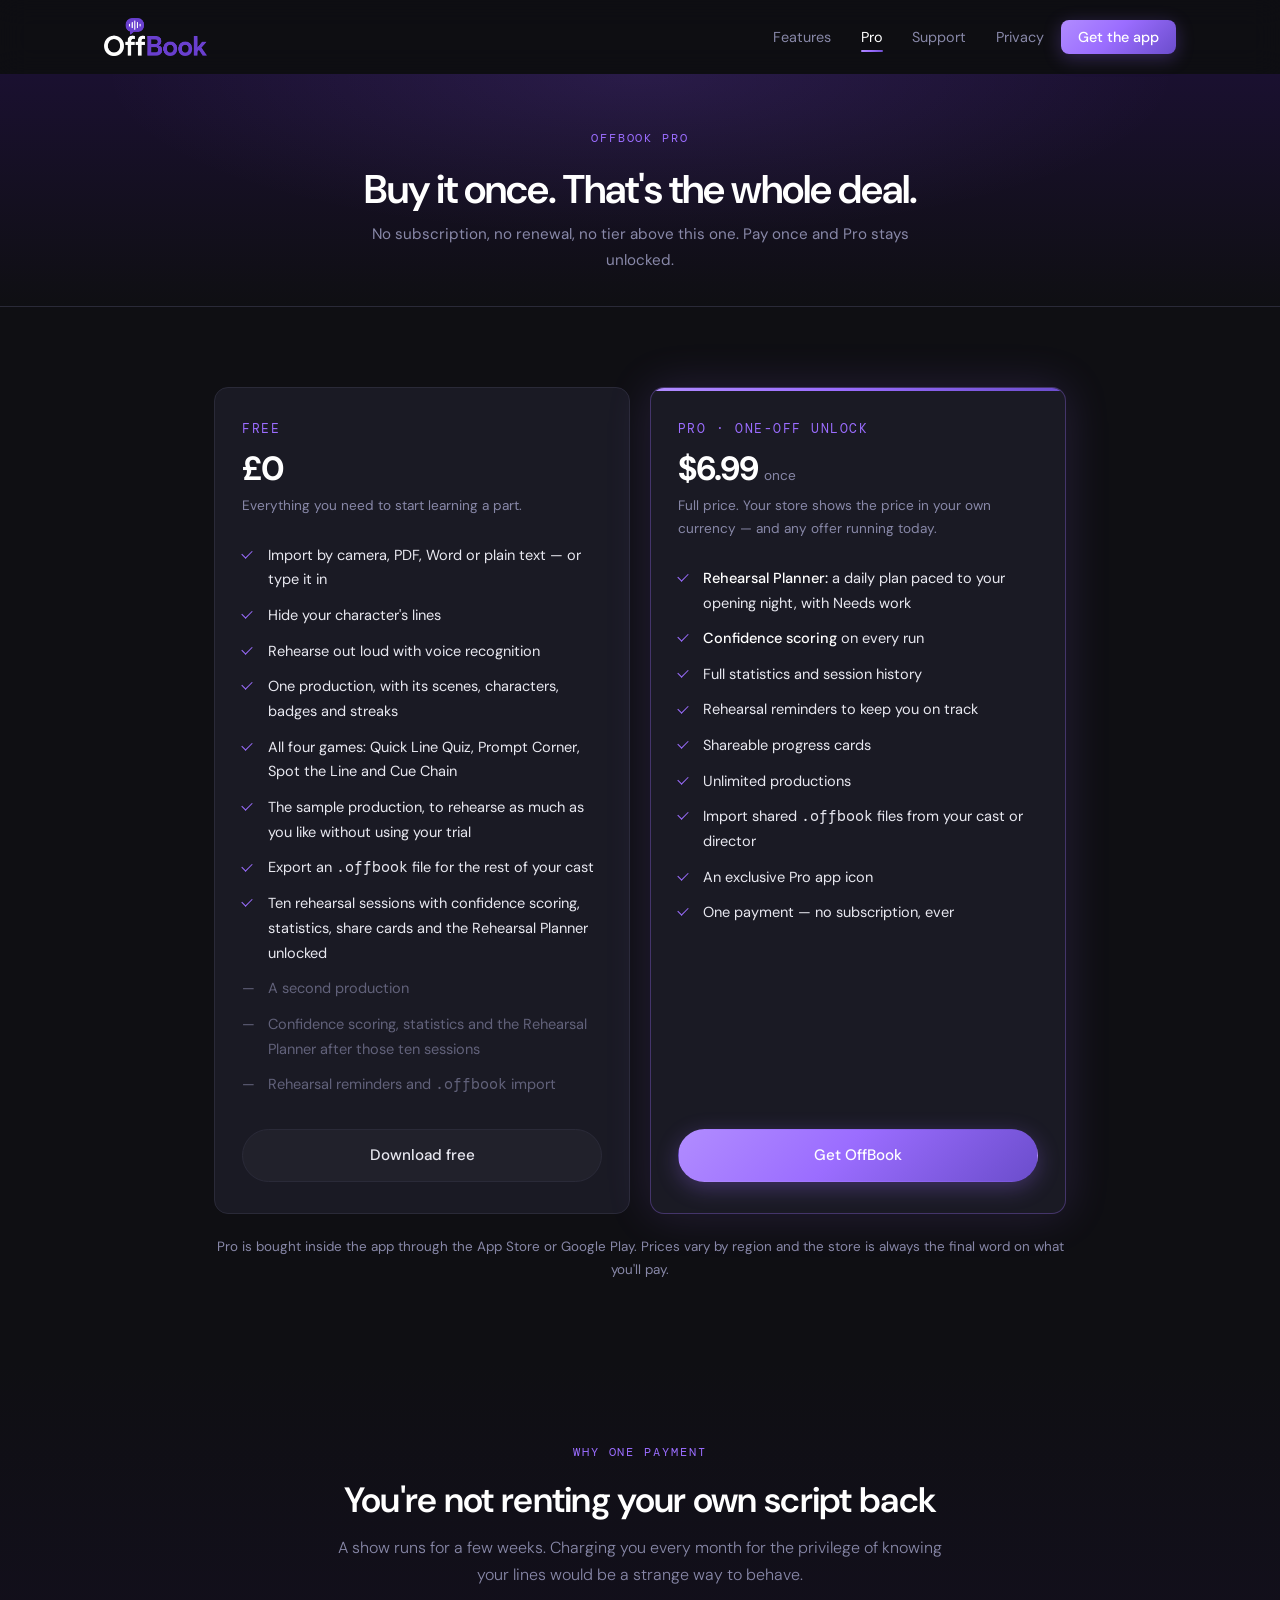
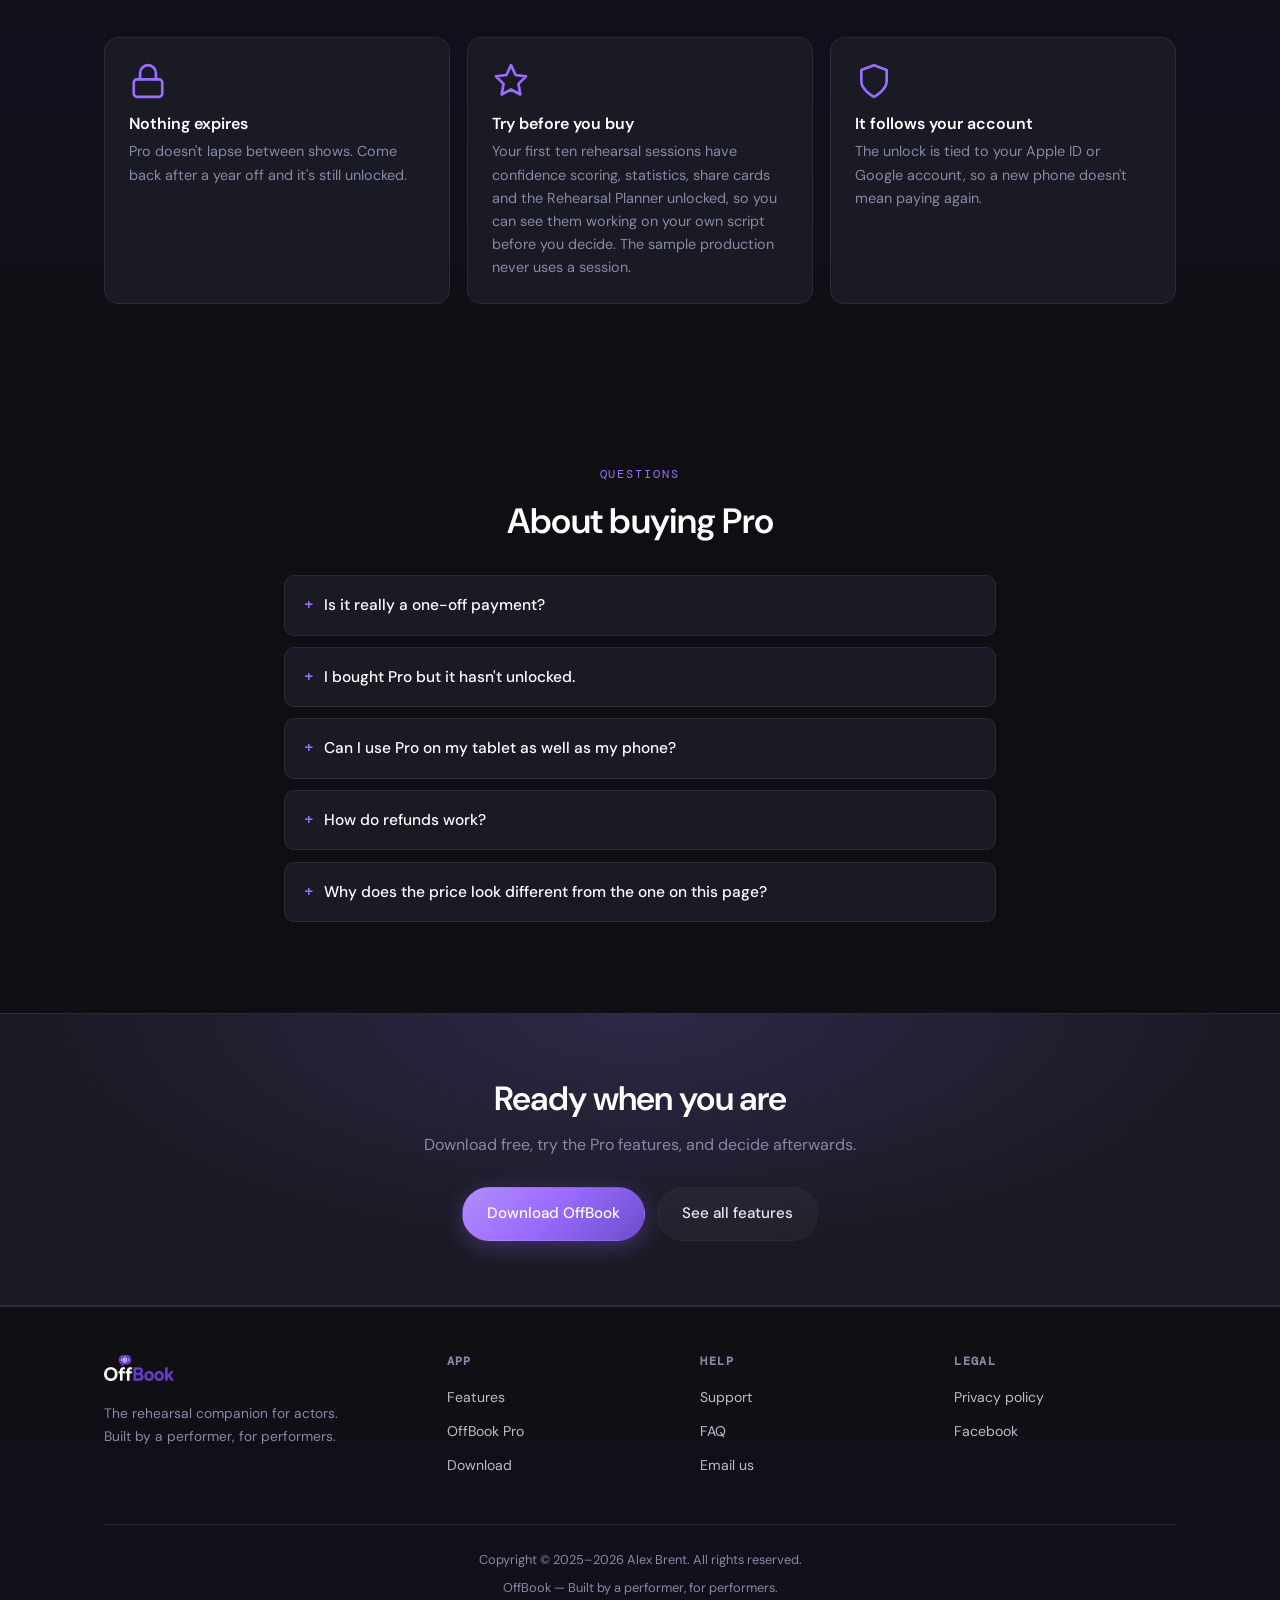
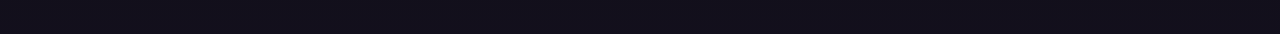
<file: pro.html>
<!DOCTYPE html>
<html lang="en" class="no-js">
<head>
  <meta charset="UTF-8">
  <meta name="viewport" content="width=device-width, initial-scale=1.0">
  <title>OffBook – Pro</title>
  <meta name="description" content="OffBook Pro is a one-off unlock — no subscription. It adds the Rehearsal Planner, confidence scoring and statistics, unlimited productions, rehearsal reminders and shared script imports.">
  <meta name="theme-color" content="#0f0f13">
  <link rel="canonical" href="https://atbappsdev-al.github.io/OffBook/pro.html">
  <link rel="icon" type="image/png" href="assets/favicon.png">
  <link rel="apple-touch-icon" href="assets/offbook-icon.png">

  <meta property="og:type" content="website">
  <meta property="og:title" content="OffBook Pro">
  <meta property="og:description" content="One purchase, no subscription. The Rehearsal Planner, confidence scoring, unlimited productions, rehearsal reminders and more.">
  <meta property="og:image" content="https://atbappsdev-al.github.io/OffBook/assets/offbook-icon.png">

  <link rel="preconnect" href="https://fonts.googleapis.com">
  <link rel="preconnect" href="https://fonts.gstatic.com" crossorigin>
  <link href="https://fonts.googleapis.com/css2?family=DM+Sans:wght@300;400;500;600;700&family=DM+Mono:wght@400;500&display=swap" rel="stylesheet">
  <link rel="stylesheet" href="assets/site.css">
</head>
<body>

  <a class="skip-link" href="#main">Skip to content</a>

  <nav class="nav">
    <div class="wrap">
      <a class="nav-logo" href="index.html" aria-label="OffBook home">
        <img src="assets/offbook-logo.png" width="798" height="295" alt="OffBook">
      </a>
      <button class="nav-toggle" type="button" aria-expanded="false" aria-controls="nav-links" aria-label="Toggle menu">
        <span></span>
      </button>
      <ul class="nav-links" id="nav-links">
        <li><a href="features.html">Features</a></li>
        <li><a href="pro.html">Pro</a></li>
        <li><a href="support.html">Support</a></li>
        <li><a href="privacy.html">Privacy</a></li>
        <li><a class="nav-cta" href="download.html">Get the app</a></li>
      </ul>
    </div>
  </nav>

  <header class="page-head">
    <div class="wrap-narrow">
      <span class="eyebrow">OffBook Pro</span>
      <h1>Buy it once. That's the whole deal.</h1>
      <p>No subscription, no renewal, no tier above this one. Pay once and Pro stays unlocked.</p>
    </div>
  </header>

  <main id="main">

    <section class="section">
      <div class="wrap" style="max-width: 900px;">

        <!--
          Shown only while pricing.json has sale_active true and an end date that
          hasn't passed — the same switch that drives the in-app badge.

          The wording stops at "on offer" and points at the store on purpose. The
          app can say more because it checks the visitor's own storefront price
          against their currency's baseline; a web page knows neither, so naming a
          discount here would promise one to visitors whose store isn't giving it.
        -->
        <div class="sale-banner" data-sale-banner="pricing.json" role="status">
          <span class="tag">Limited-time offer</span>
          <span class="sale-text">OffBook Pro is on offer — normally
            <span data-baseline-price="GBP">£4.99</span>. Your store shows today's price.</span>
          <span class="countdown"></span>
        </div>

        <!--
          Both cards mirror the in-app paywall's own feature list — the Android
          `bottom_sheet_paywall.xml` rows and the identical `features` array in
          iOS `PaywallSheet.swift`. Keep them in step: a visitor who reads this
          page and then opens the paywall should see the same eight things (the
          Rehearsal Planner first, the Pro app icon last).

          Two easy mistakes, both previously on this page:

          • Camera scanning is *free*. Nothing in the scan flow touches a gate on
            either platform, and there is no `camera` PaywallSource — so it must
            not be sold as Pro, or listed as missing from Free.
          • The free tier is *one* production, not "productions" in general. The
            second one is what raises the paywall.

          Confidence scoring, statistics, share cards and the Rehearsal Planner
          gate on `isPro || hasTrialRemaining`, so Free gets ten sessions of them
          and then loses them. Runs on the sample production never use a trial
          session. Rehearsal reminders and `.offbook` import gate on
          `isPro` alone and are never in the trial — hence their separate line in
          the Free card. Android's home-screen widget is Pro-only too, but it has
          no iOS counterpart, so it stays off a page that speaks for both.
        -->
        <div class="price-grid">
          <div class="plan reveal">
            <div class="tier">Free</div>
            <div class="amount">£0</div>
            <p class="terms">Everything you need to start learning a part.</p>
            <ul>
              <li>Import by camera, PDF, Word or plain text — or type it in</li>
              <li>Hide your character's lines</li>
              <li>Rehearse out loud with voice recognition</li>
              <li>One production, with its scenes, characters, badges and streaks</li>
              <li>All four games: Quick Line Quiz, Prompt Corner, Spot the Line and Cue Chain</li>
              <li>The sample production, to rehearse as much as you like without using your trial</li>
              <li>Export an <span style="font-family:'DM Mono',monospace">.offbook</span> file for the rest of your cast</li>
              <li>Ten rehearsal sessions with confidence scoring, statistics,
                share cards and the Rehearsal Planner unlocked</li>
              <li class="off">A second production</li>
              <li class="off">Confidence scoring, statistics and the Rehearsal Planner after those ten sessions</li>
              <li class="off">Rehearsal reminders and <span style="font-family:'DM Mono',monospace">.offbook</span> import</li>
            </ul>
            <a class="btn btn-ghost" href="download.html">Download free</a>
          </div>

          <div class="plan featured reveal d1">
            <div class="tier">Pro · one-off unlock</div>
            <div class="amount"><span data-baseline-price="GBP">£4.99</span> <small>once</small></div>
            <p class="terms">Full price. Your store shows the price in your own currency — and any offer running today.</p>
            <ul>
              <li><strong style="color: var(--white); font-weight: 500;">Rehearsal Planner:</strong> a daily plan paced to your opening night, with Needs work</li>
              <li><strong style="color: var(--white); font-weight: 500;">Confidence scoring</strong> on every run</li>
              <li>Full statistics and session history</li>
              <li>Rehearsal reminders to keep you on track</li>
              <li>Shareable progress cards</li>
              <li>Unlimited productions</li>
              <li>Import shared <span style="font-family:'DM Mono',monospace">.offbook</span> files from your cast or director</li>
              <li>An exclusive Pro app icon</li>
              <li>One payment — no subscription, ever</li>
            </ul>
            <a class="btn btn-primary" href="download.html">Get OffBook</a>
          </div>
        </div>

        <p class="center" style="color: var(--muted); font-size: 0.84rem; margin-top: 1.4rem;">
          Pro is bought inside the app through the App Store or Google Play. Prices vary by
          region and the store is always the final word on what you'll pay.
        </p>
      </div>
    </section>

    <!-- ================================================== WHY =========== -->
    <section class="section" style="background: linear-gradient(180deg, transparent, rgba(26,16,48,0.35), transparent);">
      <div class="wrap">
        <div class="section-head reveal">
          <span class="eyebrow">Why one payment</span>
          <h2>You're not renting your own script back</h2>
          <p>A show runs for a few weeks. Charging you every month for the privilege of knowing your lines would be a strange way to behave.</p>
        </div>

        <div class="grid grid-3">
          <article class="card reveal">
            <svg class="icon" viewBox="0 0 24 24" fill="none" stroke="currentColor" stroke-width="1.7" stroke-linecap="round" stroke-linejoin="round" aria-hidden="true"><rect x="3" y="11" width="18" height="11" rx="2"/><path d="M7 11V7a5 5 0 0 1 10 0v4"/></svg>
            <h3>Nothing expires</h3>
            <p>Pro doesn't lapse between shows. Come back after a year off and it's still unlocked.</p>
          </article>
          <article class="card reveal d1">
            <svg class="icon" viewBox="0 0 24 24" fill="none" stroke="currentColor" stroke-width="1.7" stroke-linecap="round" stroke-linejoin="round" aria-hidden="true"><path d="M12 2l2.9 6.2 6.6.9-4.8 4.7 1.2 6.7L12 17.4 6.1 20.5l1.2-6.7L2.5 9.1l6.6-.9z"/></svg>
            <h3>Try before you buy</h3>
            <p>Your first ten rehearsal sessions have confidence scoring, statistics, share cards and the Rehearsal Planner unlocked, so you can see them working on your own script before you decide. The sample production never uses a session.</p>
          </article>
          <article class="card reveal d2">
            <svg class="icon" viewBox="0 0 24 24" fill="none" stroke="currentColor" stroke-width="1.7" stroke-linecap="round" stroke-linejoin="round" aria-hidden="true"><path d="M12 22s8-4 8-10V5l-8-3-8 3v7c0 6 8 10 8 10z"/></svg>
            <h3>It follows your account</h3>
            <p>The unlock is tied to your Apple ID or Google account, so a new phone doesn't mean paying again.</p>
          </article>
        </div>
      </div>
    </section>

    <!-- ================================================== FAQ =========== -->
    <section class="section">
      <div class="wrap-narrow">
        <div class="section-head reveal" style="margin-bottom: 2rem;">
          <span class="eyebrow">Questions</span>
          <h2>About buying Pro</h2>
        </div>

        <details class="reveal">
          <summary>Is it really a one-off payment?</summary>
          <p>Yes. OffBook Pro is a single non-consumable purchase. There is no subscription and no recurring charge of any kind.</p>
        </details>

        <details class="reveal">
          <summary>I bought Pro but it hasn't unlocked.</summary>
          <p>Close and reopen the app first — that resolves it most of the time. If it doesn't, check you're signed in with the same Apple ID or Google account you bought it with. Still stuck? <a href="support.html">Email me</a> with your receipt and I'll sort it.</p>
        </details>

        <details class="reveal">
          <summary>Can I use Pro on my tablet as well as my phone?</summary>
          <p>Yes — the unlock travels with your Apple ID or Google account, so any device signed into that account has it. Your scripts and rehearsal history are stored per-device and don't sync, though.</p>
        </details>

        <details class="reveal">
          <summary>How do refunds work?</summary>
          <p>Refunds are handled by Apple and Google, not by OffBook. On iOS use <a href="https://reportaproblem.apple.com" target="_blank" rel="noopener">reportaproblem.apple.com</a>; on Android request it through your Google Play order history.</p>
        </details>

        <details class="reveal">
          <summary>Why does the price look different from the one on this page?</summary>
          <p>The store decides the price you pay: it's converted to your local currency, follows the store's own price tiers, and may be discounted while an offer is running. The figure above is the regular price, published for reference.</p>
        </details>
      </div>
    </section>

    <section class="cta-band">
      <div class="wrap">
        <h2 class="reveal">Ready when you are</h2>
        <p class="reveal d1">Download free, try the Pro features, and decide afterwards.</p>
        <div class="btn-row reveal d2">
          <a class="btn btn-primary" href="download.html">Download OffBook</a>
          <a class="btn btn-ghost" href="features.html">See all features</a>
        </div>
      </div>
    </section>

  </main>

  <footer class="footer">
    <div class="wrap">
      <div class="footer-grid">
        <div class="footer-brand">
          <img src="assets/offbook-logo.png" width="798" height="295" alt="OffBook">
          <p>The rehearsal companion for actors. Built by a performer, for performers.</p>
        </div>
        <div class="footer-col">
          <h4>App</h4>
          <ul>
            <li><a href="features.html">Features</a></li>
            <li><a href="pro.html">OffBook Pro</a></li>
            <li><a href="download.html">Download</a></li>
          </ul>
        </div>
        <div class="footer-col">
          <h4>Help</h4>
          <ul>
            <li><a href="support.html">Support</a></li>
            <li><a href="support.html#faq">FAQ</a></li>
            <li><a href="mailto:atbappsdev@gmail.com">Email us</a></li>
          </ul>
        </div>
        <div class="footer-col">
          <h4>Legal</h4>
          <ul>
            <li><a href="privacy.html">Privacy policy</a></li>
            <li><a href="https://facebook.com/offbuk" target="_blank" rel="noopener">Facebook</a></li>
          </ul>
        </div>
      </div>
      <div class="footer-base">
        <p>Copyright © 2025–<span data-year>2026</span> Alex Brent. All rights reserved.</p>
        <p>OffBook — Built by a performer, for performers.</p>
      </div>
    </div>
  </footer>

  <script src="assets/site.js" defer></script>
</body>
</html>
</file>
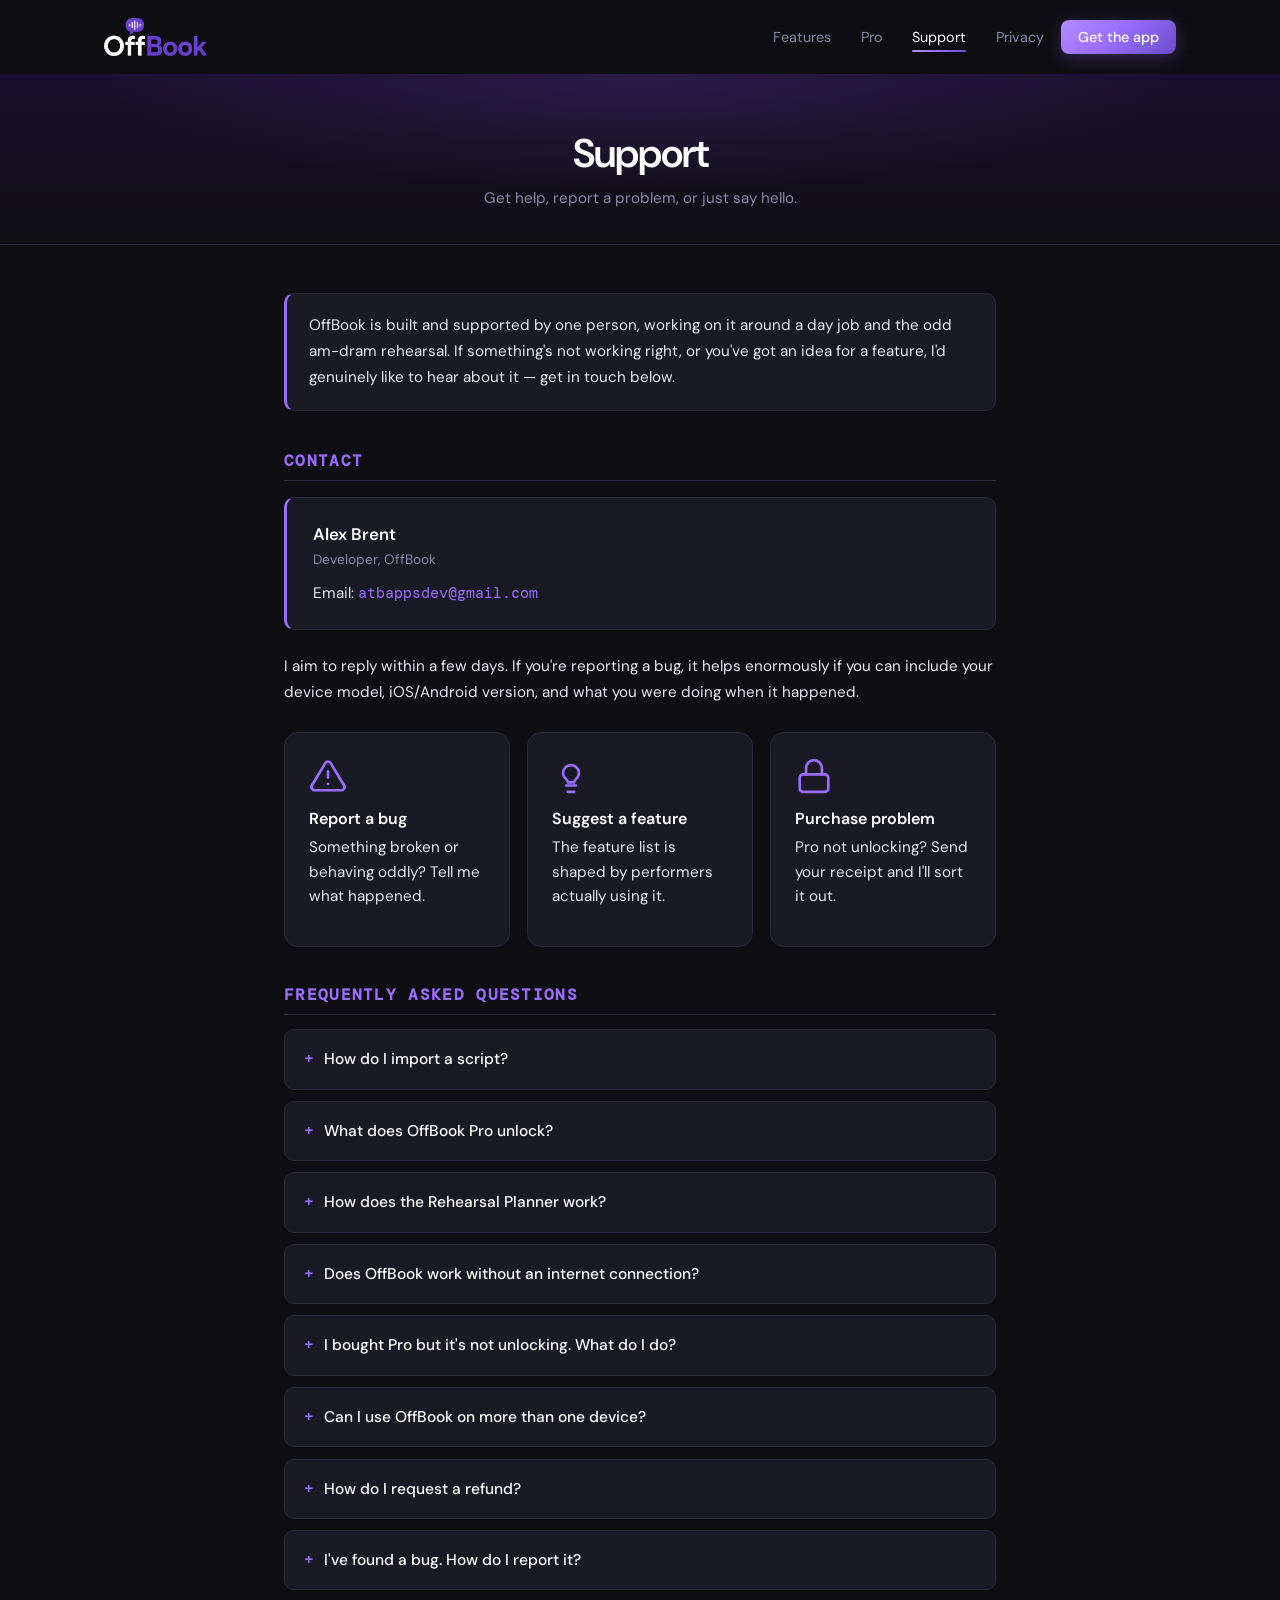
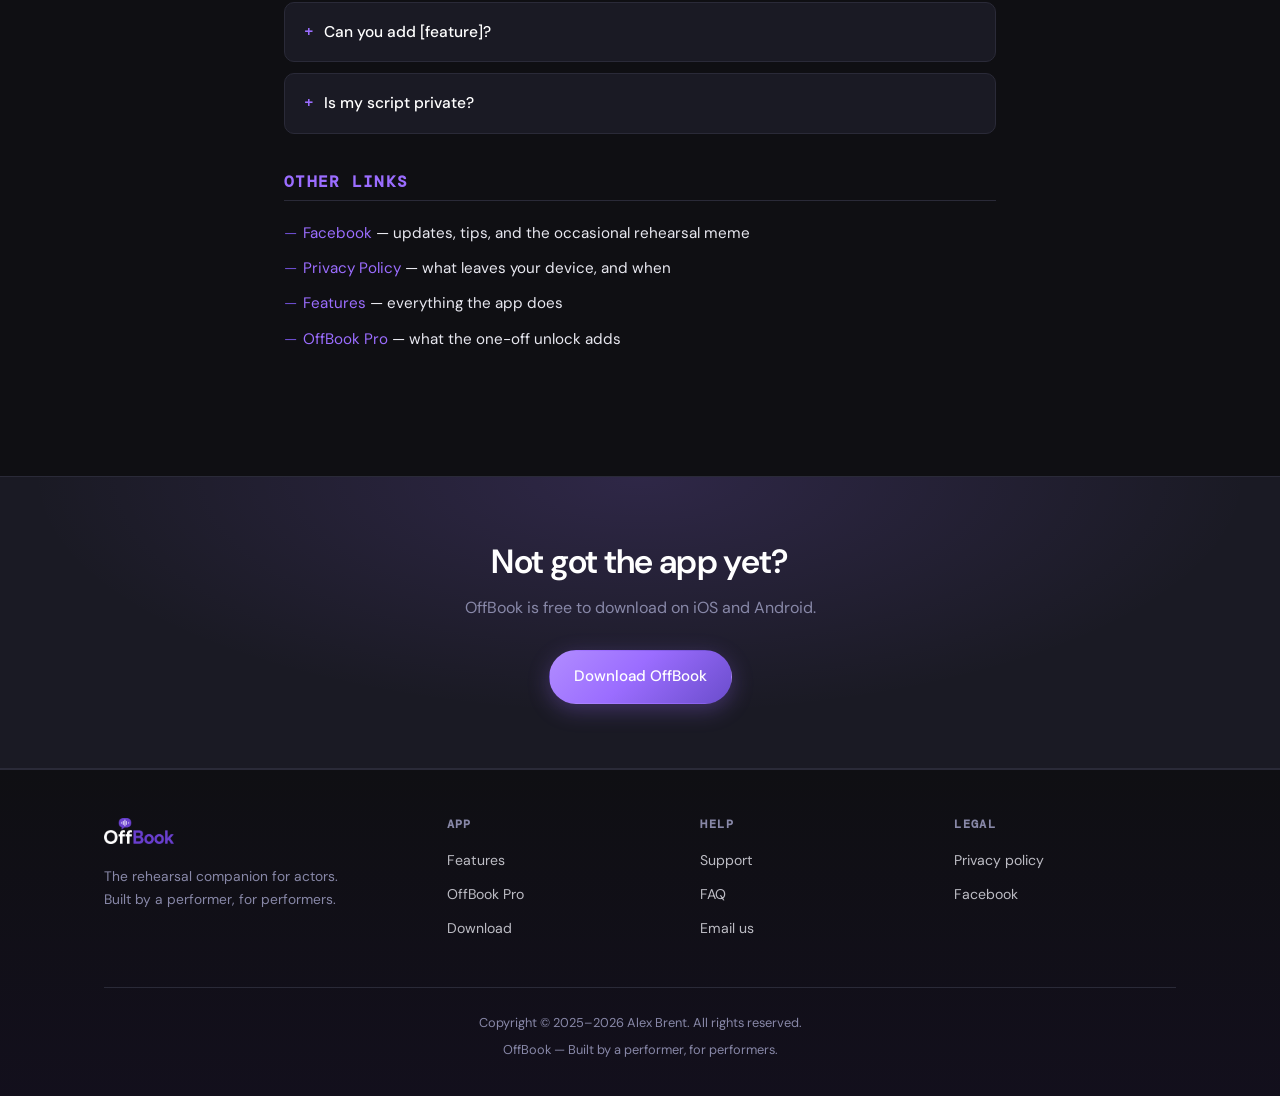
<file: support.html>
<!DOCTYPE html>
<html lang="en" class="no-js">
<head>
  <meta charset="UTF-8">
  <meta name="viewport" content="width=device-width, initial-scale=1.0">
  <title>OffBook – Support</title>
  <meta name="description" content="Get help with OffBook, report a problem, or suggest a feature. Answers to the most common questions about imports, Pro, offline use and refunds.">
  <meta name="theme-color" content="#0f0f13">
  <link rel="canonical" href="https://atbappsdev-al.github.io/OffBook/support.html">
  <link rel="icon" type="image/png" href="assets/favicon.png">
  <link rel="apple-touch-icon" href="assets/offbook-icon.png">

  <meta property="og:type" content="website">
  <meta property="og:title" content="OffBook – Support">
  <meta property="og:description" content="Get help, report a problem, or just say hello.">
  <meta property="og:image" content="https://atbappsdev-al.github.io/OffBook/assets/offbook-icon.png">

  <link rel="preconnect" href="https://fonts.googleapis.com">
  <link rel="preconnect" href="https://fonts.gstatic.com" crossorigin>
  <link href="https://fonts.googleapis.com/css2?family=DM+Sans:wght@300;400;500;600;700&family=DM+Mono:wght@400;500&display=swap" rel="stylesheet">
  <link rel="stylesheet" href="assets/site.css">
</head>
<body>

  <a class="skip-link" href="#main">Skip to content</a>

  <nav class="nav">
    <div class="wrap">
      <a class="nav-logo" href="index.html" aria-label="OffBook home">
        <img src="assets/offbook-logo.png" width="798" height="295" alt="OffBook">
      </a>
      <button class="nav-toggle" type="button" aria-expanded="false" aria-controls="nav-links" aria-label="Toggle menu">
        <span></span>
      </button>
      <ul class="nav-links" id="nav-links">
        <li><a href="features.html">Features</a></li>
        <li><a href="pro.html">Pro</a></li>
        <li><a href="support.html">Support</a></li>
        <li><a href="privacy.html">Privacy</a></li>
        <li><a class="nav-cta" href="download.html">Get the app</a></li>
      </ul>
    </div>
  </nav>

  <header class="page-head">
    <div class="wrap-narrow">
      <h1>Support</h1>
      <p>Get help, report a problem, or just say hello.</p>
    </div>
  </header>

  <main id="main" class="doc">
    <div class="wrap-narrow">

      <div class="intro">
        OffBook is built and supported by one person, working on it around a day job and the odd am-dram rehearsal. If something's not working right, or you've got an idea for a feature, I'd genuinely like to hear about it — get in touch below.
      </div>

      <section>
        <h2>Contact</h2>
        <div class="contact-box">
          <p class="name">Alex Brent</p>
          <p class="role">Developer, OffBook</p>
          <p>Email: <a href="mailto:atbappsdev@gmail.com">atbappsdev@gmail.com</a></p>
        </div>
        <p>I aim to reply within a few days. If you're reporting a bug, it helps enormously if you can include your device model, iOS/Android version, and what you were doing when it happened.</p>

        <div class="grid grid-3" style="margin-top: 1.6rem;">
          <a class="card reveal" href="mailto:atbappsdev@gmail.com?subject=OffBook%20bug%20report" style="color: inherit;">
            <svg class="icon" viewBox="0 0 24 24" fill="none" stroke="currentColor" stroke-width="1.7" stroke-linecap="round" stroke-linejoin="round" aria-hidden="true"><path d="M12 9v4"/><path d="M12 17h.01"/><path d="M10.3 3.9 1.8 18a2 2 0 0 0 1.7 3h17a2 2 0 0 0 1.7-3L13.7 3.9a2 2 0 0 0-3.4 0z"/></svg>
            <h3>Report a bug</h3>
            <p>Something broken or behaving oddly? Tell me what happened.</p>
          </a>
          <a class="card reveal d1" href="mailto:atbappsdev@gmail.com?subject=OffBook%20feature%20idea" style="color: inherit;">
            <svg class="icon" viewBox="0 0 24 24" fill="none" stroke="currentColor" stroke-width="1.7" stroke-linecap="round" stroke-linejoin="round" aria-hidden="true"><path d="M9 18h6"/><path d="M10 22h4"/><path d="M15.1 14a5 5 0 1 0-6.2 0c.6.5 1.1 1.2 1.1 2h4c0-.8.5-1.5 1.1-2z"/></svg>
            <h3>Suggest a feature</h3>
            <p>The feature list is shaped by performers actually using it.</p>
          </a>
          <a class="card reveal d2" href="mailto:atbappsdev@gmail.com?subject=OffBook%20Pro%20purchase" style="color: inherit;">
            <svg class="icon" viewBox="0 0 24 24" fill="none" stroke="currentColor" stroke-width="1.7" stroke-linecap="round" stroke-linejoin="round" aria-hidden="true"><rect x="3" y="11" width="18" height="11" rx="2"/><path d="M7 11V7a5 5 0 0 1 10 0v4"/></svg>
            <h3>Purchase problem</h3>
            <p>Pro not unlocking? Send your receipt and I'll sort it out.</p>
          </a>
        </div>
      </section>

      <section id="faq">
        <h2>Frequently Asked Questions</h2>

        <details>
          <summary>How do I import a script?</summary>
          <p>From the productions screen, tap the add button and choose to import via camera, text file, or by typing it in manually. The camera option scans a physical page and extracts the text automatically.</p>
        </details>

        <details>
          <summary>What does OffBook Pro unlock?</summary>
          <p>OffBook Pro is a one-off purchase (no subscription) that unlocks the Rehearsal Planner, confidence scoring and statistics, rehearsal reminders, shareable progress cards, unlimited productions, the ability to import shared .offbook files and an exclusive Pro app icon. Camera script scanning is free for everyone. Your first ten rehearsal sessions have the planner, scoring, statistics and share cards unlocked so you can try them before buying, and runs on the sample production never use one of those sessions. <a href="pro.html">More about Pro →</a></p>
        </details>

        <details>
          <summary>How does the Rehearsal Planner work?</summary>
          <p>Set your opening night from the ⋯ menu on a production and the Today card plans each day: a few scenes to learn and the ones due for review, paced so every scene is learnt a week before the show. With no date set, you choose how many scenes to learn a day. A run of 80% or more moves a scene up its review ladder (1, 3, 7, 14 and 30 days), at most once a day. You can turn the planner off for one production, or everywhere in Settings. <a href="features.html">More about the Planner →</a></p>
        </details>

        <details>
          <summary>Does OffBook work without an internet connection?</summary>
          <p>Yes, for the most part. Script storage, rehearsal, and line-hiding all work fully offline. A few features use the internet: AI script import and camera scanning send your script to Google's Gemini service for the most accurate results (with an on-device fallback when you're offline), and on Android voice recognition uses Google's speech recognition service. On iOS, voice recognition uses Apple's Speech framework — Apple's online service when you're connected, falling back to on-device recognition when you're offline (where your device supports it).</p>
        </details>

        <details>
          <summary>I bought Pro but it's not unlocking. What do I do?</summary>
          <p>First, try closing and reopening the app. If that doesn't help, check that you're signed in with the same Apple ID or Google account you used to purchase. Still stuck? Email me at the address above with your order/receipt details and I'll sort it out.</p>
        </details>

        <details>
          <summary>Can I use OffBook on more than one device?</summary>
          <p>Your Pro purchase is tied to your Apple ID or Google account, so it should carry across any device you're signed into with that same account. Your script and rehearsal data, however, is stored locally on each device and doesn't currently sync between them.</p>
        </details>

        <details>
          <summary>How do I request a refund?</summary>
          <p>Refunds are handled directly by Apple or Google, not by OffBook. For iOS purchases, visit <a href="https://reportaproblem.apple.com" target="_blank" rel="noopener">reportaproblem.apple.com</a>. For Android, refunds can be requested through the Google Play Store's order history.</p>
        </details>

        <details>
          <summary>I've found a bug. How do I report it?</summary>
          <p>Please email the address above with as much detail as you can — what you were doing, what you expected to happen, and what happened instead. Screenshots or screen recordings help a lot too.</p>
        </details>

        <details>
          <summary>Can you add [feature]?</summary>
          <p>Maybe! OffBook's feature list is shaped almost entirely by feedback from performers actually using it. Send your idea over and I'll genuinely consider it.</p>
        </details>

        <details>
          <summary>Is my script private?</summary>
          <p>Your scripts, productions and rehearsal history are stored on your device and there's no account behind any of it. The exception is the optional AI import and camera scanning, which send that content to Google to be read, and voice recognition, which is handled by Google or Apple depending on your platform. All of it is set out plainly in the <a href="privacy.html">privacy policy</a>.</p>
        </details>

      </section>

      <section>
        <h2>Other Links</h2>
        <ul>
          <li><a href="https://facebook.com/offbuk" target="_blank" rel="noopener">Facebook</a> — updates, tips, and the occasional rehearsal meme</li>
          <li><a href="privacy.html">Privacy Policy</a> — what leaves your device, and when</li>
          <li><a href="features.html">Features</a> — everything the app does</li>
          <li><a href="pro.html">OffBook Pro</a> — what the one-off unlock adds</li>
        </ul>
      </section>

    </div>
  </main>

  <section class="cta-band">
    <div class="wrap">
      <h2 class="reveal">Not got the app yet?</h2>
      <p class="reveal d1">OffBook is free to download on iOS and Android.</p>
      <div class="btn-row reveal d2">
        <a class="btn btn-primary" href="download.html">Download OffBook</a>
      </div>
    </div>
  </section>

  <footer class="footer">
    <div class="wrap">
      <div class="footer-grid">
        <div class="footer-brand">
          <img src="assets/offbook-logo.png" width="798" height="295" alt="OffBook">
          <p>The rehearsal companion for actors. Built by a performer, for performers.</p>
        </div>
        <div class="footer-col">
          <h4>App</h4>
          <ul>
            <li><a href="features.html">Features</a></li>
            <li><a href="pro.html">OffBook Pro</a></li>
            <li><a href="download.html">Download</a></li>
          </ul>
        </div>
        <div class="footer-col">
          <h4>Help</h4>
          <ul>
            <li><a href="support.html">Support</a></li>
            <li><a href="support.html#faq">FAQ</a></li>
            <li><a href="mailto:atbappsdev@gmail.com">Email us</a></li>
          </ul>
        </div>
        <div class="footer-col">
          <h4>Legal</h4>
          <ul>
            <li><a href="privacy.html">Privacy policy</a></li>
            <li><a href="https://facebook.com/offbuk" target="_blank" rel="noopener">Facebook</a></li>
          </ul>
        </div>
      </div>
      <div class="footer-base">
        <p>Copyright © 2025–<span data-year>2026</span> Alex Brent. All rights reserved.</p>
        <p>OffBook — Built by a performer, for performers.</p>
      </div>
    </div>
  </footer>

  <script src="assets/site.js" defer></script>
</body>
</html>
</file>
<file: assets/site.css>
/* ==========================================================================
   OffBook — site stylesheet
   Shared design system for every page. Colour scheme is the app's:
   near-black surfaces, a single purple accent, DM Sans / DM Mono.
   ========================================================================== */

:root {
  /* Core palette — matches the app */
  --bg: #0f0f13;
  --surface: #1a1a24;
  --surface-2: #20202c;
  --border: #2a2a38;
  --purple: #9b6dff;
  --purple-dim: #6b4dcc;
  --purple-deep: #1a1030;
  --text: #e8e8f0;
  --muted: #8888a8;
  --white: #ffffff;

  /* Derived accents */
  --purple-soft: rgba(155, 109, 255, 0.14);
  --purple-line: rgba(155, 109, 255, 0.32);
  --glow: rgba(155, 109, 255, 0.45);
  --grad: linear-gradient(135deg, #b18cff 0%, #9b6dff 45%, #6b4dcc 100%);

  /* Layout */
  --wide: 1120px;
  --readable: 760px;
  --nav-h: 62px;
  --radius: 14px;
  --radius-sm: 10px;

  /* Motion */
  --ease: cubic-bezier(0.22, 0.61, 0.36, 1);
}

* { margin: 0; padding: 0; box-sizing: border-box; }

html {
  scroll-behavior: smooth;
  scroll-padding-top: calc(var(--nav-h) + 20px);
  -webkit-text-size-adjust: 100%;
}

body {
  background: var(--bg);
  color: var(--text);
  font-family: 'DM Sans', system-ui, -apple-system, sans-serif;
  font-size: 16px;
  line-height: 1.7;
  min-height: 100vh;
  overflow-x: hidden;
  -webkit-font-smoothing: antialiased;
}

img { max-width: 100%; }

a {
  color: var(--purple);
  text-decoration: none;
  transition: color 0.18s var(--ease);
}

a:hover { text-decoration: underline; }

::selection { background: var(--purple); color: #fff; }

:focus-visible {
  outline: 2px solid var(--purple);
  outline-offset: 3px;
  border-radius: 4px;
}

.skip-link {
  position: absolute;
  left: -9999px;
  top: 0;
  background: var(--purple);
  color: #fff;
  padding: 0.7rem 1.1rem;
  z-index: 200;
  border-radius: 0 0 8px 0;
}

.skip-link:focus { left: 0; }

/* --------------------------------------------------------------------------
   Layout helpers
   -------------------------------------------------------------------------- */

.wrap {
  width: 100%;
  max-width: var(--wide);
  margin: 0 auto;
  padding: 0 1.5rem;
}

.wrap-narrow {
  width: 100%;
  max-width: var(--readable);
  margin: 0 auto;
  padding: 0 1.5rem;
}

.section {
  padding: 5rem 0;
  position: relative;
}

.section-tight { padding: 3.2rem 0; }

.section-head {
  text-align: center;
  max-width: 620px;
  margin: 0 auto 3rem;
}

.eyebrow {
  font-family: 'DM Mono', monospace;
  font-size: 0.78rem;
  letter-spacing: 0.16em;
  text-transform: uppercase;
  color: var(--purple);
  display: block;
  margin-bottom: 0.9rem;
}

h1, h2, h3, h4 { color: var(--white); line-height: 1.25; }

.section-head h2 {
  font-size: clamp(1.6rem, 4vw, 2.2rem);
  font-weight: 600;
  letter-spacing: -0.02em;
  margin-bottom: 0.8rem;
}

.section-head p {
  color: var(--muted);
  font-size: 1rem;
  font-weight: 300;
}

.center { text-align: center; }

/* --------------------------------------------------------------------------
   Navigation
   -------------------------------------------------------------------------- */

.nav {
  position: sticky;
  top: 0;
  z-index: 100;
  height: var(--nav-h);
  display: flex;
  align-items: center;
  border-bottom: 1px solid transparent;
  background: rgba(15, 15, 19, 0.72);
  backdrop-filter: blur(14px) saturate(140%);
  -webkit-backdrop-filter: blur(14px) saturate(140%);
  transition: border-color 0.25s var(--ease), background 0.25s var(--ease);
}

.nav.scrolled {
  border-bottom-color: var(--border);
  background: rgba(15, 15, 19, 0.92);
}

.nav .wrap {
  display: flex;
  align-items: center;
  justify-content: space-between;
  gap: 1rem;
}

.nav-logo {
  display: flex;
  align-items: center;
  gap: 0.6rem;
  flex-shrink: 0;
}

.nav-logo:hover { text-decoration: none; }

.nav-logo img {
  height: 26px;
  width: auto;
  display: block;
  transition: transform 0.25s var(--ease);
}

.nav-logo:hover img { transform: scale(1.04); }

/* Desktop gets a larger word-logo, and a taller bar to carry it. Phones keep
   the compact one — the mobile nav is already tight on width. */
@media (min-width: 781px) {
  :root { --nav-h: 74px; }

  .nav-logo img { height: 38px; }
}

.nav-links {
  display: flex;
  align-items: center;
  gap: 0.35rem;
  list-style: none;
}

.nav-links a {
  color: var(--muted);
  font-size: 0.9rem;
  padding: 0.45rem 0.75rem;
  border-radius: 8px;
  position: relative;
  transition: color 0.18s var(--ease), background 0.18s var(--ease);
}

.nav-links a:hover {
  color: var(--text);
  background: rgba(255, 255, 255, 0.04);
  text-decoration: none;
}

.nav-links a.active { color: var(--white); }

.nav-links a.active::after {
  content: '';
  position: absolute;
  left: 0.75rem;
  right: 0.75rem;
  bottom: 0.1rem;
  height: 2px;
  border-radius: 2px;
  background: var(--grad);
}

.nav-cta {
  background: var(--grad);
  color: #fff !important;
  padding: 0.5rem 1.05rem !important;
  border-radius: 999px;
  font-weight: 500;
  box-shadow: 0 4px 18px rgba(155, 109, 255, 0.28);
  transition: transform 0.2s var(--ease), box-shadow 0.2s var(--ease);
}

.nav-cta:hover {
  transform: translateY(-1px);
  background: var(--grad) !important;
  box-shadow: 0 6px 24px rgba(155, 109, 255, 0.42);
}

.nav-toggle {
  display: none;
  background: none;
  border: 1px solid var(--border);
  border-radius: 8px;
  width: 38px;
  height: 34px;
  cursor: pointer;
  position: relative;
  flex-shrink: 0;
}

.nav-toggle span,
.nav-toggle span::before,
.nav-toggle span::after {
  content: '';
  position: absolute;
  left: 50%;
  width: 16px;
  height: 1.6px;
  background: var(--text);
  border-radius: 2px;
  transform: translateX(-50%);
  transition: transform 0.25s var(--ease), opacity 0.2s var(--ease);
}

.nav-toggle span { top: 50%; margin-top: -0.8px; }
.nav-toggle span::before { top: -5px; left: 0; transform: none; }
.nav-toggle span::after { top: 5px; left: 0; transform: none; }

.nav-toggle[aria-expanded="true"] span { background: transparent; }
.nav-toggle[aria-expanded="true"] span::before { transform: translateY(5px) rotate(45deg); }
.nav-toggle[aria-expanded="true"] span::after { transform: translateY(-5px) rotate(-45deg); }

@media (max-width: 780px) {
  .nav-toggle { display: block; }

  .nav-links {
    position: fixed;
    top: var(--nav-h);
    left: 0;
    right: 0;
    flex-direction: column;
    align-items: stretch;
    gap: 0;
    /* Solid, not translucent: this panel sits inside the nav, which already
       has a backdrop-filter, and nesting the two makes Chromium paint the
       page content straight through the panel. */
    background: #101016;
    border-bottom: 1px solid var(--border);
    box-shadow: 0 18px 40px rgba(0, 0, 0, 0.5);
    padding: 0.6rem 1.5rem 1.4rem;
    transform: translateY(-8px);
    opacity: 0;
    pointer-events: none;
    transition: opacity 0.2s var(--ease), transform 0.2s var(--ease);
    max-height: calc(100vh - var(--nav-h));
    overflow-y: auto;
  }

  .nav-links.open {
    opacity: 1;
    transform: translateY(0);
    pointer-events: auto;
  }

  .nav-links a {
    display: block;
    padding: 0.75rem 0.4rem;
    font-size: 0.98rem;
    border-bottom: 1px solid rgba(42, 42, 56, 0.6);
    border-radius: 0;
  }

  .nav-links a.active::after { display: none; }

  .nav-links li:last-child { margin-top: 0.9rem; }

  .nav-cta {
    text-align: center;
    border-bottom: none !important;
    padding: 0.75rem 1rem !important;
  }
}

/* --------------------------------------------------------------------------
   Buttons
   -------------------------------------------------------------------------- */

.btn {
  display: inline-flex;
  align-items: center;
  justify-content: center;
  gap: 0.55rem;
  font-family: inherit;
  font-size: 0.95rem;
  font-weight: 500;
  padding: 0.8rem 1.5rem;
  border-radius: 999px;
  border: 1px solid transparent;
  cursor: pointer;
  transition: transform 0.2s var(--ease), box-shadow 0.2s var(--ease),
              background 0.2s var(--ease), border-color 0.2s var(--ease);
}

.btn:hover { text-decoration: none; transform: translateY(-2px); }

.btn svg { width: 18px; height: 18px; flex-shrink: 0; }

.btn-primary {
  background: var(--grad);
  color: #fff;
  box-shadow: 0 6px 22px rgba(155, 109, 255, 0.3);
}

.btn-primary:hover { box-shadow: 0 10px 30px rgba(155, 109, 255, 0.45); }

.btn-ghost {
  background: rgba(255, 255, 255, 0.03);
  border-color: var(--border);
  color: var(--text);
}

.btn-ghost:hover {
  border-color: var(--purple-line);
  background: rgba(155, 109, 255, 0.08);
  color: var(--white);
}

.btn-row {
  display: flex;
  flex-wrap: wrap;
  gap: 0.8rem;
  justify-content: center;
}

/* --------------------------------------------------------------------------
   Hero
   -------------------------------------------------------------------------- */

.hero {
  position: relative;
  padding: clamp(3rem, 8vw, 5.5rem) 0 4.5rem;
  overflow: hidden;
  isolation: isolate;
}

/* Aurora / stage-light wash behind the hero */
.hero-glow {
  position: absolute;
  inset: -30% -10% auto -10%;
  height: 780px;
  z-index: -2;
  pointer-events: none;
  background:
    radial-gradient(46% 40% at 22% 18%, rgba(155, 109, 255, 0.30), transparent 62%),
    radial-gradient(42% 38% at 78% 12%, rgba(107, 77, 204, 0.30), transparent 60%),
    radial-gradient(56% 50% at 50% 0%, rgba(26, 16, 48, 0.95), transparent 72%);
  filter: blur(14px);
  animation: aurora 18s ease-in-out infinite alternate;
}

@keyframes aurora {
  0%   { transform: translate3d(-2%, 0, 0) scale(1); }
  50%  { transform: translate3d(2%, 1.5%, 0) scale(1.06); }
  100% { transform: translate3d(-1%, -1%, 0) scale(1.02); }
}

/* Faint grid, like a stage floor plan */
.hero::before {
  content: '';
  position: absolute;
  inset: 0;
  z-index: -3;
  background-image:
    linear-gradient(rgba(155, 109, 255, 0.05) 1px, transparent 1px),
    linear-gradient(90deg, rgba(155, 109, 255, 0.05) 1px, transparent 1px);
  background-size: 64px 64px;
  mask-image: radial-gradient(70% 60% at 50% 25%, #000 20%, transparent 78%);
  -webkit-mask-image: radial-gradient(70% 60% at 50% 25%, #000 20%, transparent 78%);
}

/* Pointer-following spotlight */
.hero-spot {
  position: absolute;
  z-index: -1;
  width: 460px;
  height: 460px;
  border-radius: 50%;
  pointer-events: none;
  left: 0; top: 0;
  background: radial-gradient(circle, rgba(155, 109, 255, 0.13), transparent 66%);
  opacity: 0;
  transition: opacity 0.5s var(--ease);
  will-change: transform;
}

.hero-inner {
  display: grid;
  grid-template-columns: 1.05fr 0.95fr;
  gap: 3.5rem;
  align-items: center;
}

.hero-copy { max-width: 560px; }

.hero h1 {
  font-size: clamp(2.2rem, 5.6vw, 3.5rem);
  font-weight: 700;
  letter-spacing: -0.035em;
  margin-bottom: 1.1rem;
}

.hero h1 .accent {
  background: var(--grad);
  -webkit-background-clip: text;
  background-clip: text;
  color: transparent;
}

.hero .lead {
  color: var(--muted);
  font-size: clamp(1rem, 2.2vw, 1.12rem);
  font-weight: 300;
  margin-bottom: 1.8rem;
  max-width: 480px;
}

.hero .btn-row { justify-content: flex-start; }

.hero-note {
  color: var(--muted);
  font-family: 'DM Mono', monospace;
  font-size: 0.78rem;
  margin-top: 1.1rem;
}

.pill {
  display: inline-flex;
  align-items: center;
  gap: 0.5rem;
  font-family: 'DM Mono', monospace;
  font-size: 0.74rem;
  letter-spacing: 0.06em;
  text-transform: uppercase;
  color: var(--purple);
  background: var(--purple-soft);
  border: 1px solid var(--purple-line);
  padding: 0.34rem 0.85rem;
  border-radius: 999px;
  margin-bottom: 1.4rem;
}

.pill .dot {
  width: 6px;
  height: 6px;
  border-radius: 50%;
  background: var(--purple);
  box-shadow: 0 0 0 0 var(--glow);
  animation: pulse 2.4s infinite;
}

@keyframes pulse {
  0%   { box-shadow: 0 0 0 0 rgba(155, 109, 255, 0.6); }
  70%  { box-shadow: 0 0 0 9px rgba(155, 109, 255, 0); }
  100% { box-shadow: 0 0 0 0 rgba(155, 109, 255, 0); }
}

@media (max-width: 900px) {
  .hero-inner { grid-template-columns: 1fr; gap: 2.8rem; }
  .hero-copy { max-width: none; text-align: center; margin: 0 auto; }
  .hero .lead { margin-left: auto; margin-right: auto; }
  .hero .btn-row { justify-content: center; }
}

/* --------------------------------------------------------------------------
   Phone mockup + in-app script demo
   -------------------------------------------------------------------------- */

.phone-stage {
  display: flex;
  justify-content: center;
  perspective: 1400px;
}

.phone {
  position: relative;
  width: 290px;
  max-width: 78vw;
  aspect-ratio: 9 / 18.6;
  background: linear-gradient(160deg, #23233040, #12121a);
  border: 1px solid var(--border);
  border-radius: 38px;
  padding: 10px;
  box-shadow:
    0 40px 90px rgba(0, 0, 0, 0.6),
    0 0 0 1px rgba(255, 255, 255, 0.03) inset,
    0 0 70px rgba(155, 109, 255, 0.16);
  transform: rotateY(-11deg) rotateX(4deg) rotateZ(0.6deg);
  transition: transform 0.7s var(--ease);
  animation: floaty 7s ease-in-out infinite;
}

.phone:hover { transform: rotateY(-4deg) rotateX(1deg); }

@keyframes floaty {
  0%, 100% { translate: 0 0; }
  50%      { translate: 0 -12px; }
}

.phone-screen {
  position: relative;
  height: 100%;
  background: var(--bg);
  border-radius: 30px;
  overflow: hidden;
  display: flex;
  flex-direction: column;
}

.phone-notch {
  position: absolute;
  top: 8px;
  left: 50%;
  transform: translateX(-50%);
  width: 84px;
  height: 20px;
  background: #08080c;
  border-radius: 999px;
  z-index: 3;
}

.phone-bar {
  padding: 2.1rem 1rem 0.7rem;
  border-bottom: 1px solid var(--border);
  background: linear-gradient(180deg, var(--purple-deep), transparent);
}

.phone-bar .title {
  font-size: 0.78rem;
  font-weight: 600;
  color: var(--white);
}

.phone-bar .sub {
  font-family: 'DM Mono', monospace;
  font-size: 0.6rem;
  color: var(--muted);
}

.script {
  padding: 0.9rem 0.95rem;
  display: flex;
  flex-direction: column;
  gap: 0.75rem;
  overflow: hidden;
  flex: 1;
}

.line { opacity: 0.38; transition: opacity 0.45s var(--ease); }

.line.on { opacity: 1; }

.line .who {
  font-family: 'DM Mono', monospace;
  font-size: 0.56rem;
  letter-spacing: 0.1em;
  text-transform: uppercase;
  color: var(--muted);
  display: block;
  margin-bottom: 0.15rem;
}

.line.mine .who { color: var(--purple); }

.line .txt {
  font-size: 0.68rem;
  line-height: 1.5;
  color: var(--text);
  position: relative;
  display: block;
}

/* Hidden-line treatment: the blurred bar you tap to reveal */
.line.mine .txt {
  color: transparent;
  background: linear-gradient(90deg, var(--purple-soft), rgba(155, 109, 255, 0.06));
  border: 1px dashed var(--purple-line);
  border-radius: 6px;
  padding: 0.2rem 0.4rem;
  transition: color 0.4s var(--ease), background 0.4s var(--ease),
              border-color 0.4s var(--ease);
}

.line.mine.revealed .txt {
  color: var(--text);
  background: rgba(155, 109, 255, 0.05);
  border-style: solid;
  border-color: var(--purple-line);
}

.phone-foot {
  margin-top: auto;
  padding: 0.7rem 0.95rem 1.1rem;
  border-top: 1px solid var(--border);
  display: flex;
  align-items: center;
  gap: 0.6rem;
}

.mic {
  width: 34px;
  height: 34px;
  border-radius: 50%;
  background: var(--grad);
  display: grid;
  place-items: center;
  flex-shrink: 0;
  box-shadow: 0 0 0 0 var(--glow);
  animation: pulse 2.6s infinite;
}

.mic svg { width: 15px; height: 15px; color: #fff; }

.meter {
  flex: 1;
  height: 5px;
  background: var(--surface-2);
  border-radius: 999px;
  overflow: hidden;
}

.meter i {
  display: block;
  height: 100%;
  width: 0;
  border-radius: 999px;
  background: var(--grad);
  transition: width 0.6s var(--ease);
}

.meter-label {
  font-family: 'DM Mono', monospace;
  font-size: 0.58rem;
  color: var(--purple);
  min-width: 30px;
  text-align: right;
}

/* --------------------------------------------------------------------------
   Cards / feature grids
   -------------------------------------------------------------------------- */

.grid {
  display: grid;
  gap: 1.1rem;
}

.grid-2 { grid-template-columns: repeat(2, 1fr); }
.grid-3 { grid-template-columns: repeat(3, 1fr); }
.grid-4 { grid-template-columns: repeat(4, 1fr); }

.card {
  position: relative;
  background: var(--surface);
  border: 1px solid var(--border);
  border-radius: var(--radius);
  padding: 1.5rem;
  overflow: hidden;
  transition: transform 0.3s var(--ease), border-color 0.3s var(--ease),
              box-shadow 0.3s var(--ease);
}

/* Cursor-tracked sheen — see site.js */
.card::before {
  content: '';
  position: absolute;
  inset: 0;
  background: radial-gradient(220px circle at var(--mx, 50%) var(--my, 0%),
              rgba(155, 109, 255, 0.13), transparent 70%);
  opacity: 0;
  transition: opacity 0.3s var(--ease);
  pointer-events: none;
}

.card:hover {
  transform: translateY(-4px);
  border-color: var(--purple-line);
  box-shadow: 0 18px 40px rgba(0, 0, 0, 0.4);
}

.card:hover::before { opacity: 1; }

/* Whole-card links (support page shortcuts) */
a.card { display: block; color: inherit; }
a.card:hover { text-decoration: none; }
a.card h3 { color: var(--white); }

.card .icon {
  width: 38px;
  height: 38px;
  color: var(--purple);
  margin-bottom: 0.9rem;
  display: block;
}

.card h3 {
  font-size: 1rem;
  font-weight: 600;
  margin-bottom: 0.4rem;
}

.card p {
  color: var(--muted);
  font-size: 0.9rem;
  line-height: 1.6;
  margin: 0;
}

.card-accent {
  border-left: 3px solid var(--purple);
}

/* Numbered "how it works" steps */
.steps {
  counter-reset: step;
  display: grid;
  grid-template-columns: repeat(3, 1fr);
  gap: 1.1rem;
  position: relative;
}

.step {
  background: var(--surface);
  border: 1px solid var(--border);
  border-radius: var(--radius);
  padding: 1.6rem 1.4rem;
  position: relative;
  transition: border-color 0.3s var(--ease), transform 0.3s var(--ease);
}

.step:hover { border-color: var(--purple-line); transform: translateY(-3px); }

.step .num {
  counter-increment: step;
  font-family: 'DM Mono', monospace;
  font-size: 0.8rem;
  width: 34px;
  height: 34px;
  border-radius: 50%;
  display: grid;
  place-items: center;
  background: var(--purple-soft);
  border: 1px solid var(--purple-line);
  color: var(--purple);
  margin-bottom: 1rem;
}

.step .num::before { content: '0' counter(step); }

.step h3 { font-size: 1rem; margin-bottom: 0.4rem; }

.step p { color: var(--muted); font-size: 0.9rem; margin: 0; }

/* Stat row */
.stats {
  display: grid;
  grid-template-columns: repeat(4, 1fr);
  gap: 1rem;
  text-align: center;
}

.stat {
  background: var(--surface);
  border: 1px solid var(--border);
  border-radius: var(--radius);
  padding: 1.4rem 1rem;
}

.stat .n {
  font-size: 1.7rem;
  font-weight: 700;
  color: var(--white);
  font-family: 'DM Mono', monospace;
  letter-spacing: -0.02em;
  display: block;
}

.stat .l {
  color: var(--muted);
  font-size: 0.8rem;
  text-transform: uppercase;
  letter-spacing: 0.08em;
  font-family: 'DM Mono', monospace;
}

@media (max-width: 900px) {
  .grid-4 { grid-template-columns: repeat(2, 1fr); }
  .grid-3, .steps { grid-template-columns: 1fr; }
  .stats { grid-template-columns: repeat(2, 1fr); }
}

@media (max-width: 560px) {
  .grid-2, .grid-4 { grid-template-columns: 1fr; }
}

/* --------------------------------------------------------------------------
   Confidence chart
   -------------------------------------------------------------------------- */

.chart-panel {
  background: var(--surface);
  border: 1px solid var(--border);
  border-radius: var(--radius);
  padding: 1.6rem;
}

.chart-panel h3 {
  font-size: 0.95rem;
  margin-bottom: 0.2rem;
}

.chart-panel .sub {
  color: var(--muted);
  font-family: 'DM Mono', monospace;
  font-size: 0.75rem;
  margin-bottom: 1.2rem;
}

.chart svg { width: 100%; height: auto; display: block; }

.chart .line-path {
  fill: none;
  stroke: url(#lineGrad);
  stroke-width: 2.5;
  stroke-linecap: round;
  stroke-linejoin: round;
  stroke-dasharray: 1000;
  stroke-dashoffset: 1000;
}

.chart.in .line-path {
  animation: draw 1.8s var(--ease) forwards;
}

@keyframes draw { to { stroke-dashoffset: 0; } }

.chart .area { fill: url(#areaGrad); opacity: 0; }
.chart.in .area { animation: fadeIn 1.2s 0.8s var(--ease) forwards; }

@keyframes fadeIn { to { opacity: 1; } }

.chart .dot { fill: var(--purple); opacity: 0; }
.chart.in .dot { animation: fadeIn 0.4s var(--ease) forwards; }

.chart .grid-line { stroke: var(--border); stroke-width: 1; }

.chart .axis-label {
  fill: var(--muted);
  font-family: 'DM Mono', monospace;
  font-size: 9px;
}

/* Animated confidence bars */
.bars { display: flex; flex-direction: column; gap: 0.9rem; }

.bar-row .top {
  display: flex;
  justify-content: space-between;
  font-size: 0.85rem;
  margin-bottom: 0.35rem;
}

.bar-row .top .name { color: var(--text); }

.bar-row .top .val {
  font-family: 'DM Mono', monospace;
  color: var(--purple);
  font-size: 0.8rem;
}

.bar-track {
  height: 8px;
  background: var(--surface-2);
  border-radius: 999px;
  overflow: hidden;
}

.bar-fill {
  height: 100%;
  width: 0;
  border-radius: 999px;
  background: var(--grad);
  box-shadow: 0 0 12px rgba(155, 109, 255, 0.4);
  transition: width 1.4s var(--ease);
}

/* --------------------------------------------------------------------------
   Pricing
   -------------------------------------------------------------------------- */

.price-grid {
  display: grid;
  grid-template-columns: repeat(2, 1fr);
  gap: 1.2rem;
  align-items: stretch;
}

.plan {
  background: var(--surface);
  border: 1px solid var(--border);
  border-radius: var(--radius);
  padding: 1.9rem 1.7rem;
  display: flex;
  flex-direction: column;
  position: relative;
  overflow: hidden;
}

.plan.featured {
  border-color: var(--purple-line);
  box-shadow: 0 0 46px rgba(155, 109, 255, 0.16);
}

.plan.featured::after {
  content: '';
  position: absolute;
  inset: 0 0 auto 0;
  height: 3px;
  background: var(--grad);
}

.plan .tier {
  font-family: 'DM Mono', monospace;
  font-size: 0.8rem;
  letter-spacing: 0.12em;
  text-transform: uppercase;
  color: var(--purple);
  margin-bottom: 0.7rem;
}

.plan .amount {
  font-size: 2.1rem;
  font-weight: 700;
  color: var(--white);
  letter-spacing: -0.03em;
  line-height: 1.1;
}

.plan .amount small {
  font-size: 0.85rem;
  font-weight: 400;
  color: var(--muted);
  letter-spacing: 0;
}

.plan .terms {
  color: var(--muted);
  font-size: 0.85rem;
  margin: 0.4rem 0 1.3rem;
}

.plan ul { list-style: none; margin-bottom: 1.6rem; flex: 1; }

.plan ul li {
  position: relative;
  padding: 0.34rem 0 0.34rem 1.6rem;
  font-size: 0.91rem;
  color: var(--text);
}

.plan ul li::before {
  content: '';
  position: absolute;
  left: 0;
  top: 0.72rem;
  width: 9px;
  height: 5px;
  border-left: 1.8px solid var(--purple);
  border-bottom: 1.8px solid var(--purple);
  transform: rotate(-45deg);
}

.plan ul li.off { color: var(--muted); opacity: 0.65; }

.plan ul li.off::before {
  border: none;
  content: '—';
  color: var(--muted);
  top: 0.34rem;
  width: auto;
  height: auto;
  transform: none;
}

/* Offer banner — hidden until site.js confirms a sale is on. See the note in
   site.js about why the wording stops short of promising a discount. */
.sale-banner {
  display: none;
  align-items: center;
  gap: 0.8rem;
  background:
    linear-gradient(90deg, rgba(155, 109, 255, 0.16), rgba(155, 109, 255, 0.05)),
    var(--surface);
  border: 1px solid var(--purple-line);
  border-radius: var(--radius-sm);
  padding: 0.95rem 1.2rem;
  margin-bottom: 1.4rem;
  font-size: 0.92rem;
  animation: bannerIn 0.6s var(--ease) both;
}

.sale-banner.show { display: flex; }

@keyframes bannerIn {
  from { opacity: 0; transform: translateY(-8px); }
  to   { opacity: 1; transform: none; }
}

.sale-banner .tag {
  font-family: 'DM Mono', monospace;
  font-size: 0.68rem;
  letter-spacing: 0.1em;
  text-transform: uppercase;
  background: var(--grad);
  color: #fff;
  padding: 0.26rem 0.65rem;
  border-radius: 999px;
  flex-shrink: 0;
  box-shadow: 0 0 18px rgba(155, 109, 255, 0.35);
}

.sale-banner .sale-text { color: var(--text); }

.sale-banner [data-baseline-price] {
  font-family: 'DM Mono', monospace;
  color: var(--white);
}

.sale-banner .countdown {
  font-family: 'DM Mono', monospace;
  font-size: 0.82rem;
  color: var(--purple);
  margin-left: auto;
  white-space: nowrap;
  flex-shrink: 0;
}

@media (max-width: 720px) {
  .price-grid { grid-template-columns: 1fr; }

  .sale-banner {
    flex-wrap: wrap;
    gap: 0.6rem;
  }

  .sale-banner .countdown { margin-left: 0; }
}

/* --------------------------------------------------------------------------
   Store badges
   -------------------------------------------------------------------------- */

.store-badges {
  display: flex;
  flex-wrap: wrap;
  gap: 0.9rem;
  margin: 1.8rem 0 0.5rem;
}

.hero .store-badges, .center .store-badges { justify-content: center; }

.store-badge {
  display: inline-flex;
  border-radius: 8px;
  transition: transform 0.2s var(--ease), filter 0.2s var(--ease);
}

.store-badge:hover {
  transform: translateY(-3px);
  filter: drop-shadow(0 8px 18px rgba(155, 109, 255, 0.35));
  text-decoration: none;
}

.store-badge svg { height: 54px; width: auto; display: block; }

.store-badge.coming-soon {
  opacity: 0.4;
  pointer-events: none;
  filter: grayscale(1);
}

.store-note {
  color: var(--muted);
  font-size: 0.8rem;
  font-family: 'DM Mono', monospace;
  margin-top: 0.6rem;
}

/* --------------------------------------------------------------------------
   Document pages (privacy, support prose)
   -------------------------------------------------------------------------- */

.page-head {
  padding: 3.4rem 0 2rem;
  border-bottom: 1px solid var(--border);
  background:
    radial-gradient(60% 100% at 50% 0%, rgba(155, 109, 255, 0.12), transparent 70%),
    linear-gradient(180deg, var(--purple-deep), transparent);
  text-align: center;
}

.page-head h1 {
  font-size: clamp(1.8rem, 4.4vw, 2.5rem);
  font-weight: 600;
  letter-spacing: -0.025em;
  margin-bottom: 0.5rem;
}

.page-head p {
  color: var(--muted);
  font-size: 0.95rem;
  max-width: 560px;
  margin: 0 auto;
}

.page-head .last-updated {
  color: var(--muted);
  font-size: 0.82rem;
  font-family: 'DM Mono', monospace;
  display: block;
  margin-top: 0.6rem;
}

.doc { padding: 3rem 0 5rem; }

.doc section { margin-bottom: 2.4rem; scroll-margin-top: calc(var(--nav-h) + 24px); }

.doc h2 {
  font-size: 1.02rem;
  font-weight: 600;
  color: var(--purple);
  text-transform: uppercase;
  letter-spacing: 0.08em;
  font-family: 'DM Mono', monospace;
  margin-bottom: 0.9rem;
  padding-bottom: 0.5rem;
  border-bottom: 1px solid var(--border);
}

.doc p {
  color: var(--text);
  margin-bottom: 0.85rem;
  font-size: 0.95rem;
}

.doc ul { list-style: none; margin-bottom: 0.85rem; }

.doc ul li {
  padding: 0.3rem 0 0.3rem 1.2rem;
  position: relative;
  font-size: 0.95rem;
}

.doc ul li::before {
  content: '—';
  position: absolute;
  left: 0;
  color: var(--purple-dim);
}

.intro {
  background: var(--surface);
  border: 1px solid var(--border);
  border-left: 3px solid var(--purple);
  border-radius: var(--radius-sm);
  padding: 1.2rem 1.4rem;
  margin-bottom: 2.5rem;
  font-size: 0.95rem;
}

.intro p:last-child { margin-bottom: 0; }

.highlight-box {
  background: var(--surface);
  border: 1px solid var(--border);
  border-radius: var(--radius-sm);
  padding: 1rem 1.2rem;
  margin: 1rem 0;
}

.highlight-box p { margin: 0; }
.highlight-box p + p { margin-top: 0.8rem; }

/* Table of contents for long documents */
.toc {
  background: var(--surface);
  border: 1px solid var(--border);
  border-radius: var(--radius-sm);
  padding: 1.1rem 1.3rem;
  margin-bottom: 2.5rem;
}

.toc .toc-title {
  font-family: 'DM Mono', monospace;
  font-size: 0.72rem;
  letter-spacing: 0.12em;
  text-transform: uppercase;
  color: var(--muted);
  margin-bottom: 0.7rem;
}

.toc ol {
  list-style: none;
  counter-reset: toc;
  columns: 2;
  column-gap: 1.6rem;
}

.toc li { counter-increment: toc; font-size: 0.88rem; padding: 0.16rem 0; }

.toc li a { color: var(--muted); }
.toc li a:hover { color: var(--purple); text-decoration: none; }

.toc li a::before {
  content: counter(toc) '.';
  font-family: 'DM Mono', monospace;
  color: var(--purple-dim);
  margin-right: 0.4rem;
}

@media (max-width: 560px) { .toc ol { columns: 1; } }

/* --------------------------------------------------------------------------
   FAQ / accordion
   -------------------------------------------------------------------------- */

details {
  background: var(--surface);
  border: 1px solid var(--border);
  border-radius: var(--radius-sm);
  padding: 1rem 1.2rem;
  margin-bottom: 0.7rem;
  transition: border-color 0.25s var(--ease), background 0.25s var(--ease);
}

details:hover { border-color: var(--purple-line); }

details[open] { background: var(--surface-2); border-color: var(--purple-line); }

summary {
  cursor: pointer;
  font-weight: 500;
  color: var(--white);
  font-size: 0.97rem;
  list-style: none;
  display: flex;
  align-items: flex-start;
  gap: 0.6rem;
}

summary::-webkit-details-marker { display: none; }

summary::before {
  content: '+';
  color: var(--purple);
  font-family: 'DM Mono', monospace;
  flex-shrink: 0;
  transition: transform 0.25s var(--ease);
  display: inline-block;
}

details[open] summary::before { content: '–'; transform: rotate(180deg); }

details p {
  margin: 0.8rem 0 0;
  color: var(--muted);
  font-size: 0.93rem;
}

details p + p { margin-top: 0.7rem; }

details[open] > *:not(summary) { animation: slideDown 0.3s var(--ease); }

@keyframes slideDown {
  from { opacity: 0; transform: translateY(-6px); }
  to   { opacity: 1; transform: translateY(0); }
}

/* --------------------------------------------------------------------------
   Contact / CTA blocks
   -------------------------------------------------------------------------- */

.contact-box {
  background: var(--surface);
  border: 1px solid var(--border);
  border-left: 3px solid var(--purple);
  border-radius: var(--radius-sm);
  padding: 1.4rem 1.6rem;
  margin: 1rem 0 1.5rem;
}

.contact-box p { margin: 0; }

.contact-box .name {
  font-weight: 600;
  color: var(--white);
  font-size: 1.05rem;
}

.contact-box .role {
  color: var(--muted);
  font-size: 0.85rem;
  margin-bottom: 0.6rem !important;
}

.contact-box a { font-family: 'DM Mono', monospace; font-size: 0.95rem; }

.cta-band {
  position: relative;
  overflow: hidden;
  border-top: 1px solid var(--border);
  border-bottom: 1px solid var(--border);
  background:
    radial-gradient(70% 120% at 50% 0%, rgba(155, 109, 255, 0.16), transparent 68%),
    var(--surface);
  padding: 4rem 0;
  text-align: center;
}

.cta-band h2 {
  font-size: clamp(1.5rem, 4vw, 2.1rem);
  font-weight: 600;
  letter-spacing: -0.02em;
  margin-bottom: 0.7rem;
}

.cta-band p {
  color: var(--muted);
  max-width: 480px;
  margin: 0 auto 1.8rem;
}

.quote {
  border-left: 3px solid var(--purple);
  padding: 0.4rem 0 0.4rem 1.2rem;
  font-size: 1.05rem;
  font-weight: 300;
  color: var(--text);
  font-style: italic;
}

.quote cite {
  display: block;
  font-style: normal;
  font-family: 'DM Mono', monospace;
  font-size: 0.78rem;
  color: var(--muted);
  margin-top: 0.6rem;
}

/* --------------------------------------------------------------------------
   Footer
   -------------------------------------------------------------------------- */

.footer {
  border-top: 1px solid var(--border);
  padding: 3rem 0 2.2rem;
  background: linear-gradient(180deg, transparent, rgba(26, 16, 48, 0.32));
}

.footer-grid {
  display: grid;
  grid-template-columns: 1.4fr repeat(3, 1fr);
  gap: 2rem;
  margin-bottom: 2.4rem;
}

.footer-brand img { height: 26px; width: auto; margin-bottom: 0.8rem; }

.footer-brand p {
  color: var(--muted);
  font-size: 0.86rem;
  max-width: 260px;
}

.footer-col h4 {
  font-family: 'DM Mono', monospace;
  font-size: 0.72rem;
  letter-spacing: 0.12em;
  text-transform: uppercase;
  color: var(--muted);
  margin-bottom: 0.85rem;
}

.footer-col ul { list-style: none; }

.footer-col li { margin-bottom: 0.45rem; }

.footer-col a {
  color: var(--text);
  font-size: 0.88rem;
  opacity: 0.8;
  transition: opacity 0.18s var(--ease), color 0.18s var(--ease);
}

.footer-col a:hover { color: var(--purple); opacity: 1; text-decoration: none; }

.footer-base {
  border-top: 1px solid var(--border);
  padding-top: 1.5rem;
  text-align: center;
  color: var(--muted);
  font-size: 0.8rem;
}

.footer-base p + p { margin-top: 0.35rem; }

@media (max-width: 760px) {
  .footer-grid { grid-template-columns: 1fr 1fr; gap: 1.6rem; }
  .footer-brand { grid-column: 1 / -1; }
}

/* --------------------------------------------------------------------------
   Scroll-reveal (progressively enhanced by site.js)
   -------------------------------------------------------------------------- */

.reveal {
  opacity: 0;
  transform: translateY(22px);
  transition: opacity 0.7s var(--ease), transform 0.7s var(--ease);
}

.reveal.visible { opacity: 1; transform: none; }

.reveal.d1 { transition-delay: 0.08s; }
.reveal.d2 { transition-delay: 0.16s; }
.reveal.d3 { transition-delay: 0.24s; }
.reveal.d4 { transition-delay: 0.32s; }

/* No JS? Never hide content. */
.no-js .reveal { opacity: 1; transform: none; }

/* --------------------------------------------------------------------------
   404
   -------------------------------------------------------------------------- */

.notfound {
  min-height: calc(100vh - var(--nav-h) - 220px);
  display: grid;
  place-items: center;
  text-align: center;
  padding: 4rem 1.5rem;
}

.notfound .code {
  font-family: 'DM Mono', monospace;
  font-size: clamp(4rem, 16vw, 8rem);
  font-weight: 500;
  line-height: 1;
  background: var(--grad);
  -webkit-background-clip: text;
  background-clip: text;
  color: transparent;
  margin-bottom: 0.6rem;
}

/* --------------------------------------------------------------------------
   Reduced motion
   -------------------------------------------------------------------------- */

@media (prefers-reduced-motion: reduce) {
  html { scroll-behavior: auto; }

  *,
  *::before,
  *::after {
    animation-duration: 0.001ms !important;
    animation-iteration-count: 1 !important;
    transition-duration: 0.001ms !important;
  }

  .reveal { opacity: 1; transform: none; }
  .phone { animation: none; transform: none; }
  .chart .line-path { stroke-dashoffset: 0; }
  .chart .area, .chart .dot { opacity: 1; }
}
</file>
